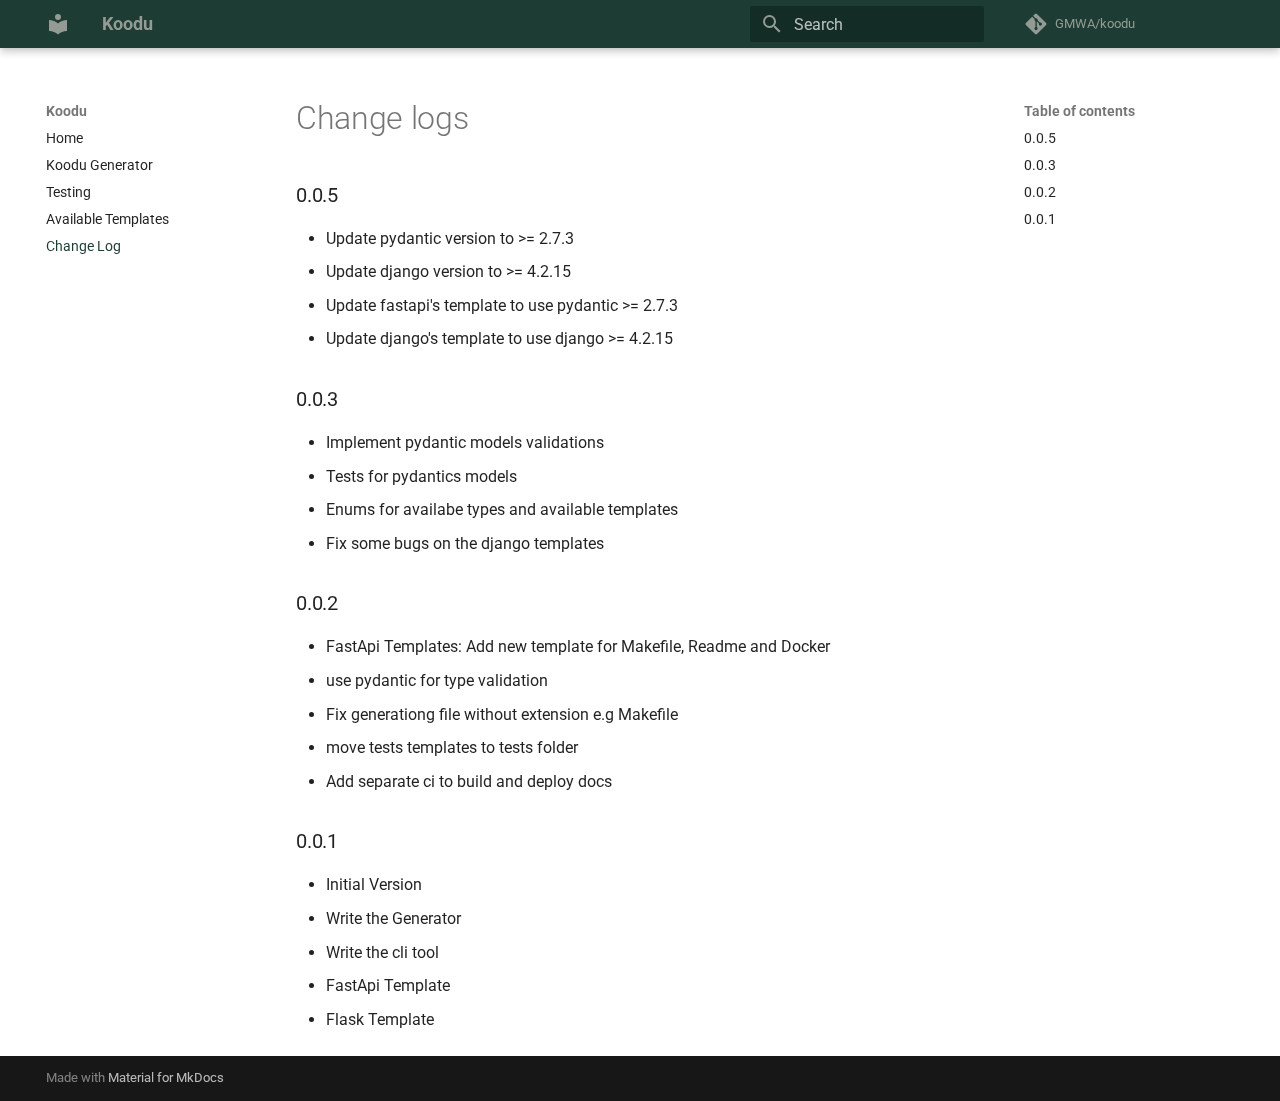
<file: CHANGELOG/index.html>
<!doctype html>
<html lang="en" class="no-js">
  <head>
    
      <meta charset="utf-8">
      <meta name="viewport" content="width=device-width,initial-scale=1">
      
      
      
        <link rel="canonical" href="https://gmwa.github.io/koodu/CHANGELOG/">
      
      
        <link rel="prev" href="../templates/">
      
      
      
      <link rel="icon" href="../assets/images/favicon.png">
      <meta name="generator" content="mkdocs-1.6.0, mkdocs-material-9.5.31">
    
    
      
        <title>Change Log - Koodu</title>
      
    
    
      <link rel="stylesheet" href="../assets/stylesheets/main.3cba04c6.min.css">
      
        
        <link rel="stylesheet" href="../assets/stylesheets/palette.06af60db.min.css">
      
      


    
    
      
    
    
      
        
        
        <link rel="preconnect" href="https://fonts.gstatic.com" crossorigin>
        <link rel="stylesheet" href="https://fonts.googleapis.com/css?family=Roboto:300,300i,400,400i,700,700i%7CRoboto+Mono:400,400i,700,700i&display=fallback">
        <style>:root{--md-text-font:"Roboto";--md-code-font:"Roboto Mono"}</style>
      
    
    
      <link rel="stylesheet" href="../assets/stylesheets/extra.css">
    
    <script>__md_scope=new URL("..",location),__md_hash=e=>[...e].reduce((e,_)=>(e<<5)-e+_.charCodeAt(0),0),__md_get=(e,_=localStorage,t=__md_scope)=>JSON.parse(_.getItem(t.pathname+"."+e)),__md_set=(e,_,t=localStorage,a=__md_scope)=>{try{t.setItem(a.pathname+"."+e,JSON.stringify(_))}catch(e){}}</script>
    
      

    
    
    
  </head>
  
  
    
    
    
    
    
    <body dir="ltr" data-md-color-scheme="default" data-md-color-primary="custom" data-md-color-accent="indigo">
  
    
    <input class="md-toggle" data-md-toggle="drawer" type="checkbox" id="__drawer" autocomplete="off">
    <input class="md-toggle" data-md-toggle="search" type="checkbox" id="__search" autocomplete="off">
    <label class="md-overlay" for="__drawer"></label>
    <div data-md-component="skip">
      
        
        <a href="#change-logs" class="md-skip">
          Skip to content
        </a>
      
    </div>
    <div data-md-component="announce">
      
    </div>
    
    
      

  

<header class="md-header md-header--shadow" data-md-component="header">
  <nav class="md-header__inner md-grid" aria-label="Header">
    <a href=".." title="Koodu" class="md-header__button md-logo" aria-label="Koodu" data-md-component="logo">
      
  
  <svg xmlns="http://www.w3.org/2000/svg" viewBox="0 0 24 24"><path d="M12 8a3 3 0 0 0 3-3 3 3 0 0 0-3-3 3 3 0 0 0-3 3 3 3 0 0 0 3 3m0 3.54C9.64 9.35 6.5 8 3 8v11c3.5 0 6.64 1.35 9 3.54 2.36-2.19 5.5-3.54 9-3.54V8c-3.5 0-6.64 1.35-9 3.54Z"/></svg>

    </a>
    <label class="md-header__button md-icon" for="__drawer">
      
      <svg xmlns="http://www.w3.org/2000/svg" viewBox="0 0 24 24"><path d="M3 6h18v2H3V6m0 5h18v2H3v-2m0 5h18v2H3v-2Z"/></svg>
    </label>
    <div class="md-header__title" data-md-component="header-title">
      <div class="md-header__ellipsis">
        <div class="md-header__topic">
          <span class="md-ellipsis">
            Koodu
          </span>
        </div>
        <div class="md-header__topic" data-md-component="header-topic">
          <span class="md-ellipsis">
            
              Change Log
            
          </span>
        </div>
      </div>
    </div>
    
      
    
    
    
    
      <label class="md-header__button md-icon" for="__search">
        
        <svg xmlns="http://www.w3.org/2000/svg" viewBox="0 0 24 24"><path d="M9.5 3A6.5 6.5 0 0 1 16 9.5c0 1.61-.59 3.09-1.56 4.23l.27.27h.79l5 5-1.5 1.5-5-5v-.79l-.27-.27A6.516 6.516 0 0 1 9.5 16 6.5 6.5 0 0 1 3 9.5 6.5 6.5 0 0 1 9.5 3m0 2C7 5 5 7 5 9.5S7 14 9.5 14 14 12 14 9.5 12 5 9.5 5Z"/></svg>
      </label>
      <div class="md-search" data-md-component="search" role="dialog">
  <label class="md-search__overlay" for="__search"></label>
  <div class="md-search__inner" role="search">
    <form class="md-search__form" name="search">
      <input type="text" class="md-search__input" name="query" aria-label="Search" placeholder="Search" autocapitalize="off" autocorrect="off" autocomplete="off" spellcheck="false" data-md-component="search-query" required>
      <label class="md-search__icon md-icon" for="__search">
        
        <svg xmlns="http://www.w3.org/2000/svg" viewBox="0 0 24 24"><path d="M9.5 3A6.5 6.5 0 0 1 16 9.5c0 1.61-.59 3.09-1.56 4.23l.27.27h.79l5 5-1.5 1.5-5-5v-.79l-.27-.27A6.516 6.516 0 0 1 9.5 16 6.5 6.5 0 0 1 3 9.5 6.5 6.5 0 0 1 9.5 3m0 2C7 5 5 7 5 9.5S7 14 9.5 14 14 12 14 9.5 12 5 9.5 5Z"/></svg>
        
        <svg xmlns="http://www.w3.org/2000/svg" viewBox="0 0 24 24"><path d="M20 11v2H8l5.5 5.5-1.42 1.42L4.16 12l7.92-7.92L13.5 5.5 8 11h12Z"/></svg>
      </label>
      <nav class="md-search__options" aria-label="Search">
        
        <button type="reset" class="md-search__icon md-icon" title="Clear" aria-label="Clear" tabindex="-1">
          
          <svg xmlns="http://www.w3.org/2000/svg" viewBox="0 0 24 24"><path d="M19 6.41 17.59 5 12 10.59 6.41 5 5 6.41 10.59 12 5 17.59 6.41 19 12 13.41 17.59 19 19 17.59 13.41 12 19 6.41Z"/></svg>
        </button>
      </nav>
      
    </form>
    <div class="md-search__output">
      <div class="md-search__scrollwrap" tabindex="0" data-md-scrollfix>
        <div class="md-search-result" data-md-component="search-result">
          <div class="md-search-result__meta">
            Initializing search
          </div>
          <ol class="md-search-result__list" role="presentation"></ol>
        </div>
      </div>
    </div>
  </div>
</div>
    
    
      <div class="md-header__source">
        <a href="https://github.com/GMWA/koodu" title="Go to repository" class="md-source" data-md-component="source">
  <div class="md-source__icon md-icon">
    
    <svg xmlns="http://www.w3.org/2000/svg" viewBox="0 0 448 512"><!--! Font Awesome Free 6.6.0 by @fontawesome - https://fontawesome.com License - https://fontawesome.com/license/free (Icons: CC BY 4.0, Fonts: SIL OFL 1.1, Code: MIT License) Copyright 2024 Fonticons, Inc.--><path d="M439.55 236.05 244 40.45a28.87 28.87 0 0 0-40.81 0l-40.66 40.63 51.52 51.52c27.06-9.14 52.68 16.77 43.39 43.68l49.66 49.66c34.23-11.8 61.18 31 35.47 56.69-26.49 26.49-70.21-2.87-56-37.34L240.22 199v121.85c25.3 12.54 22.26 41.85 9.08 55a34.34 34.34 0 0 1-48.55 0c-17.57-17.6-11.07-46.91 11.25-56v-123c-20.8-8.51-24.6-30.74-18.64-45L142.57 101 8.45 235.14a28.86 28.86 0 0 0 0 40.81l195.61 195.6a28.86 28.86 0 0 0 40.8 0l194.69-194.69a28.86 28.86 0 0 0 0-40.81z"/></svg>
  </div>
  <div class="md-source__repository">
    GMWA/koodu
  </div>
</a>
      </div>
    
  </nav>
  
</header>
    
    <div class="md-container" data-md-component="container">
      
      
        
          
        
      
      <main class="md-main" data-md-component="main">
        <div class="md-main__inner md-grid">
          
            
              
              <div class="md-sidebar md-sidebar--primary" data-md-component="sidebar" data-md-type="navigation" >
                <div class="md-sidebar__scrollwrap">
                  <div class="md-sidebar__inner">
                    



<nav class="md-nav md-nav--primary" aria-label="Navigation" data-md-level="0">
  <label class="md-nav__title" for="__drawer">
    <a href=".." title="Koodu" class="md-nav__button md-logo" aria-label="Koodu" data-md-component="logo">
      
  
  <svg xmlns="http://www.w3.org/2000/svg" viewBox="0 0 24 24"><path d="M12 8a3 3 0 0 0 3-3 3 3 0 0 0-3-3 3 3 0 0 0-3 3 3 3 0 0 0 3 3m0 3.54C9.64 9.35 6.5 8 3 8v11c3.5 0 6.64 1.35 9 3.54 2.36-2.19 5.5-3.54 9-3.54V8c-3.5 0-6.64 1.35-9 3.54Z"/></svg>

    </a>
    Koodu
  </label>
  
    <div class="md-nav__source">
      <a href="https://github.com/GMWA/koodu" title="Go to repository" class="md-source" data-md-component="source">
  <div class="md-source__icon md-icon">
    
    <svg xmlns="http://www.w3.org/2000/svg" viewBox="0 0 448 512"><!--! Font Awesome Free 6.6.0 by @fontawesome - https://fontawesome.com License - https://fontawesome.com/license/free (Icons: CC BY 4.0, Fonts: SIL OFL 1.1, Code: MIT License) Copyright 2024 Fonticons, Inc.--><path d="M439.55 236.05 244 40.45a28.87 28.87 0 0 0-40.81 0l-40.66 40.63 51.52 51.52c27.06-9.14 52.68 16.77 43.39 43.68l49.66 49.66c34.23-11.8 61.18 31 35.47 56.69-26.49 26.49-70.21-2.87-56-37.34L240.22 199v121.85c25.3 12.54 22.26 41.85 9.08 55a34.34 34.34 0 0 1-48.55 0c-17.57-17.6-11.07-46.91 11.25-56v-123c-20.8-8.51-24.6-30.74-18.64-45L142.57 101 8.45 235.14a28.86 28.86 0 0 0 0 40.81l195.61 195.6a28.86 28.86 0 0 0 40.8 0l194.69-194.69a28.86 28.86 0 0 0 0-40.81z"/></svg>
  </div>
  <div class="md-source__repository">
    GMWA/koodu
  </div>
</a>
    </div>
  
  <ul class="md-nav__list" data-md-scrollfix>
    
      
      
  
  
  
  
    <li class="md-nav__item">
      <a href=".." class="md-nav__link">
        
  
  <span class="md-ellipsis">
    Home
  </span>
  

      </a>
    </li>
  

    
      
      
  
  
  
  
    <li class="md-nav__item">
      <a href="../generator/" class="md-nav__link">
        
  
  <span class="md-ellipsis">
    Koodu Generator
  </span>
  

      </a>
    </li>
  

    
      
      
  
  
  
  
    <li class="md-nav__item">
      <a href="../testing/" class="md-nav__link">
        
  
  <span class="md-ellipsis">
    Testing
  </span>
  

      </a>
    </li>
  

    
      
      
  
  
  
  
    <li class="md-nav__item">
      <a href="../templates/" class="md-nav__link">
        
  
  <span class="md-ellipsis">
    Available Templates
  </span>
  

      </a>
    </li>
  

    
      
      
  
  
    
  
  
  
    <li class="md-nav__item md-nav__item--active">
      
      <input class="md-nav__toggle md-toggle" type="checkbox" id="__toc">
      
      
        
      
      
        <label class="md-nav__link md-nav__link--active" for="__toc">
          
  
  <span class="md-ellipsis">
    Change Log
  </span>
  

          <span class="md-nav__icon md-icon"></span>
        </label>
      
      <a href="./" class="md-nav__link md-nav__link--active">
        
  
  <span class="md-ellipsis">
    Change Log
  </span>
  

      </a>
      
        

<nav class="md-nav md-nav--secondary" aria-label="Table of contents">
  
  
  
    
  
  
    <label class="md-nav__title" for="__toc">
      <span class="md-nav__icon md-icon"></span>
      Table of contents
    </label>
    <ul class="md-nav__list" data-md-component="toc" data-md-scrollfix>
      
        <li class="md-nav__item">
  <a href="#005" class="md-nav__link">
    <span class="md-ellipsis">
      0.0.5
    </span>
  </a>
  
</li>
      
        <li class="md-nav__item">
  <a href="#003" class="md-nav__link">
    <span class="md-ellipsis">
      0.0.3
    </span>
  </a>
  
</li>
      
        <li class="md-nav__item">
  <a href="#002" class="md-nav__link">
    <span class="md-ellipsis">
      0.0.2
    </span>
  </a>
  
</li>
      
        <li class="md-nav__item">
  <a href="#001" class="md-nav__link">
    <span class="md-ellipsis">
      0.0.1
    </span>
  </a>
  
</li>
      
    </ul>
  
</nav>
      
    </li>
  

    
  </ul>
</nav>
                  </div>
                </div>
              </div>
            
            
              
              <div class="md-sidebar md-sidebar--secondary" data-md-component="sidebar" data-md-type="toc" >
                <div class="md-sidebar__scrollwrap">
                  <div class="md-sidebar__inner">
                    

<nav class="md-nav md-nav--secondary" aria-label="Table of contents">
  
  
  
    
  
  
    <label class="md-nav__title" for="__toc">
      <span class="md-nav__icon md-icon"></span>
      Table of contents
    </label>
    <ul class="md-nav__list" data-md-component="toc" data-md-scrollfix>
      
        <li class="md-nav__item">
  <a href="#005" class="md-nav__link">
    <span class="md-ellipsis">
      0.0.5
    </span>
  </a>
  
</li>
      
        <li class="md-nav__item">
  <a href="#003" class="md-nav__link">
    <span class="md-ellipsis">
      0.0.3
    </span>
  </a>
  
</li>
      
        <li class="md-nav__item">
  <a href="#002" class="md-nav__link">
    <span class="md-ellipsis">
      0.0.2
    </span>
  </a>
  
</li>
      
        <li class="md-nav__item">
  <a href="#001" class="md-nav__link">
    <span class="md-ellipsis">
      0.0.1
    </span>
  </a>
  
</li>
      
    </ul>
  
</nav>
                  </div>
                </div>
              </div>
            
          
          
            <div class="md-content" data-md-component="content">
              <article class="md-content__inner md-typeset">
                
                  

  
  


<h1 id="change-logs">Change logs</h1>
<h3 id="005">0.0.5</h3>
<ul>
<li>Update pydantic version to &gt;= 2.7.3</li>
<li>Update django version to &gt;= 4.2.15</li>
<li>Update fastapi's template to use pydantic &gt;= 2.7.3</li>
<li>Update django's template to use django &gt;= 4.2.15</li>
</ul>
<h3 id="003">0.0.3</h3>
<ul>
<li>Implement pydantic models validations</li>
<li>Tests for pydantics models</li>
<li>Enums for availabe types and available templates</li>
<li>Fix some bugs on the django templates</li>
</ul>
<h3 id="002">0.0.2</h3>
<ul>
<li>FastApi Templates: Add new template for Makefile, Readme and Docker</li>
<li>use pydantic for type validation</li>
<li>Fix generationg file without extension e.g Makefile</li>
<li>move tests templates to tests folder</li>
<li>Add separate ci to build and deploy docs</li>
</ul>
<h3 id="001">0.0.1</h3>
<ul>
<li>Initial Version</li>
<li>Write the Generator</li>
<li>Write the cli tool</li>
<li>FastApi Template</li>
<li>Flask Template</li>
</ul>












                
              </article>
            </div>
          
          
<script>var target=document.getElementById(location.hash.slice(1));target&&target.name&&(target.checked=target.name.startsWith("__tabbed_"))</script>
        </div>
        
      </main>
      
        <footer class="md-footer">
  
  <div class="md-footer-meta md-typeset">
    <div class="md-footer-meta__inner md-grid">
      <div class="md-copyright">
  
  
    Made with
    <a href="https://squidfunk.github.io/mkdocs-material/" target="_blank" rel="noopener">
      Material for MkDocs
    </a>
  
</div>
      
    </div>
  </div>
</footer>
      
    </div>
    <div class="md-dialog" data-md-component="dialog">
      <div class="md-dialog__inner md-typeset"></div>
    </div>
    
    
    <script id="__config" type="application/json">{"base": "..", "features": [], "search": "../assets/javascripts/workers/search.b8dbb3d2.min.js", "translations": {"clipboard.copied": "Copied to clipboard", "clipboard.copy": "Copy to clipboard", "search.result.more.one": "1 more on this page", "search.result.more.other": "# more on this page", "search.result.none": "No matching documents", "search.result.one": "1 matching document", "search.result.other": "# matching documents", "search.result.placeholder": "Type to start searching", "search.result.term.missing": "Missing", "select.version": "Select version"}}</script>
    
    
      <script src="../assets/javascripts/bundle.fe8b6f2b.min.js"></script>
      
    
  </body>
</html>
</file>
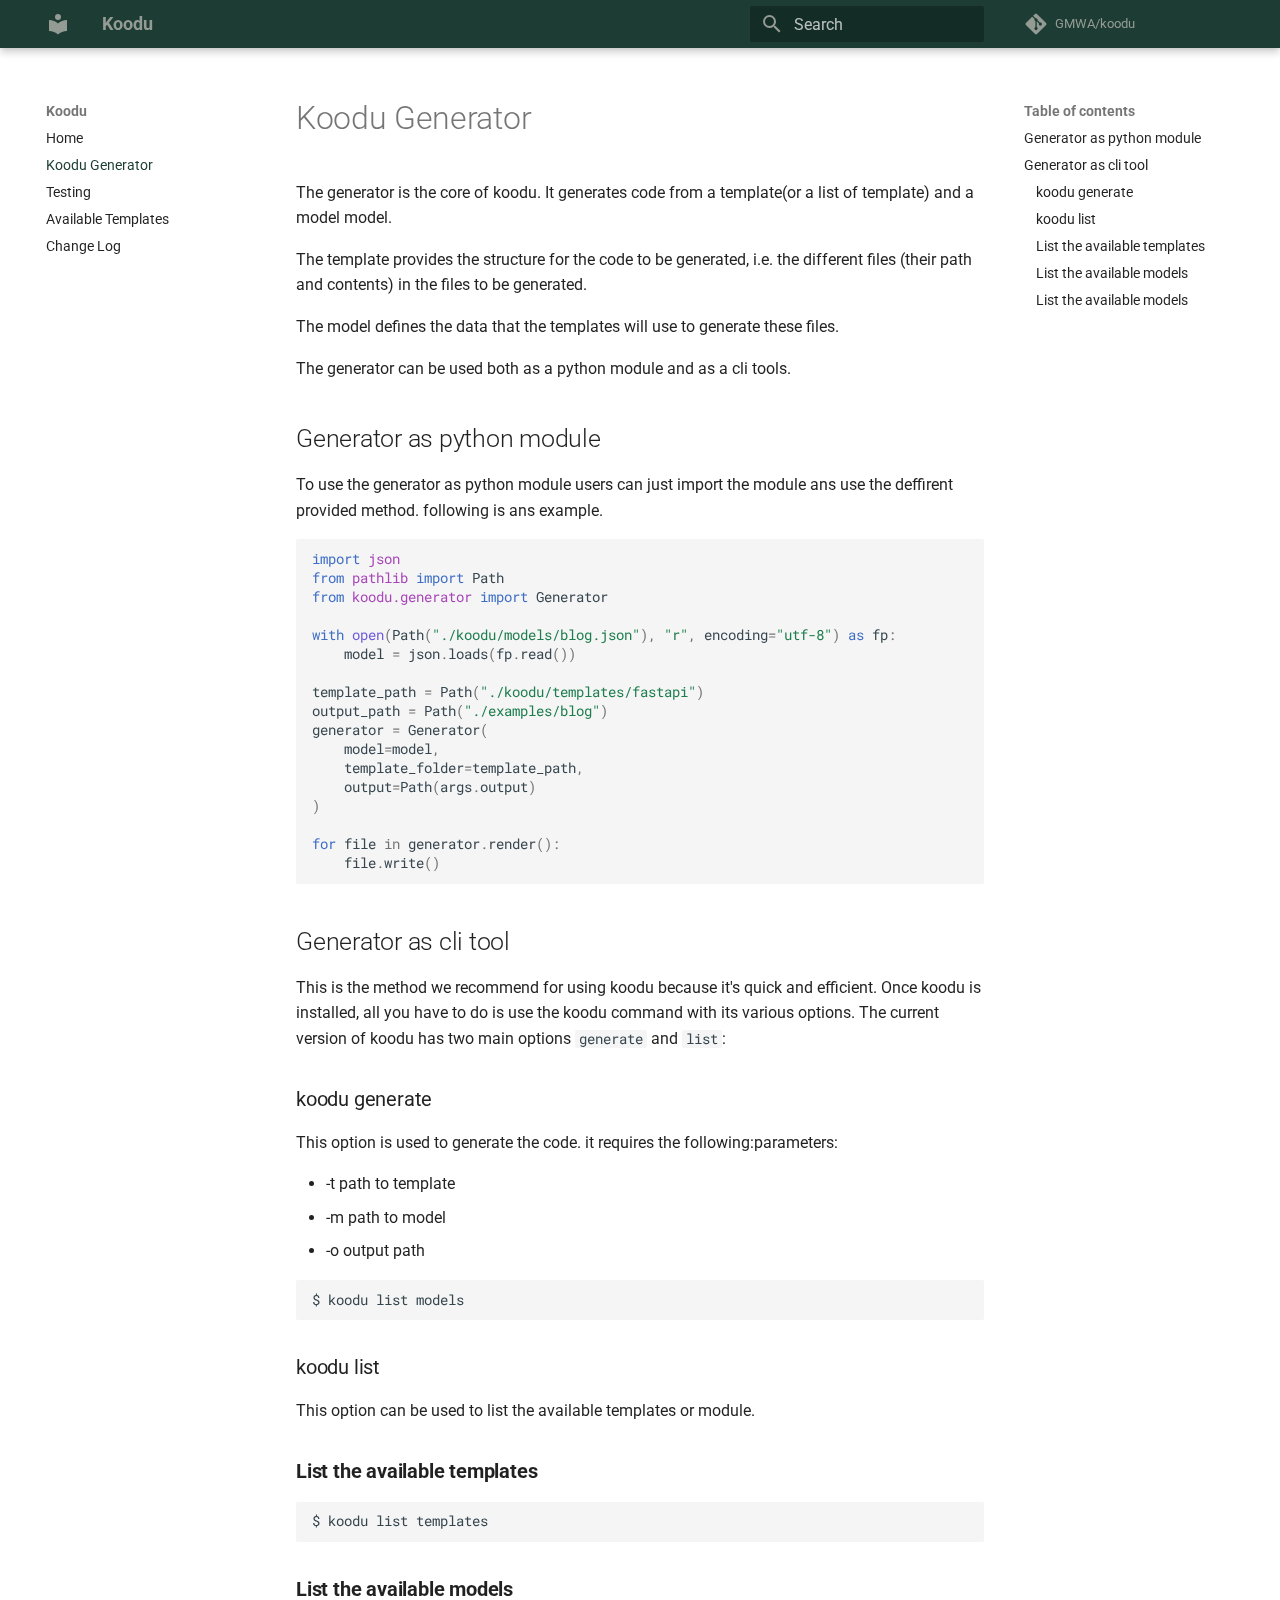
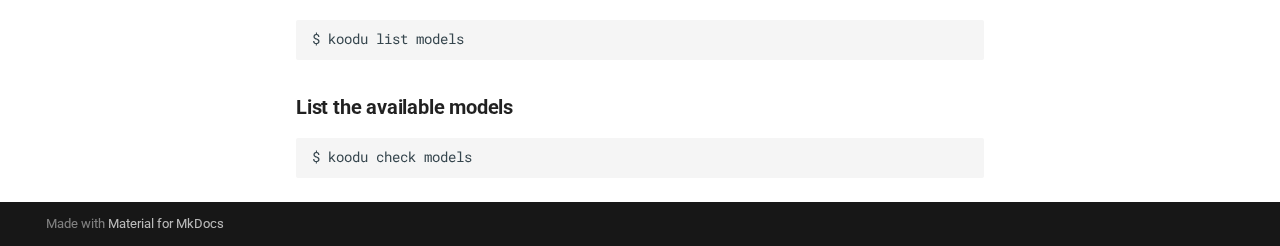
<file: generator/index.html>
<!doctype html>
<html lang="en" class="no-js">
  <head>
    
      <meta charset="utf-8">
      <meta name="viewport" content="width=device-width,initial-scale=1">
      
      
      
        <link rel="canonical" href="https://gmwa.github.io/koodu/generator/">
      
      
        <link rel="prev" href="..">
      
      
        <link rel="next" href="../testing/">
      
      
      <link rel="icon" href="../assets/images/favicon.png">
      <meta name="generator" content="mkdocs-1.6.0, mkdocs-material-9.5.31">
    
    
      
        <title>Koodu Generator - Koodu</title>
      
    
    
      <link rel="stylesheet" href="../assets/stylesheets/main.3cba04c6.min.css">
      
        
        <link rel="stylesheet" href="../assets/stylesheets/palette.06af60db.min.css">
      
      


    
    
      
    
    
      
        
        
        <link rel="preconnect" href="https://fonts.gstatic.com" crossorigin>
        <link rel="stylesheet" href="https://fonts.googleapis.com/css?family=Roboto:300,300i,400,400i,700,700i%7CRoboto+Mono:400,400i,700,700i&display=fallback">
        <style>:root{--md-text-font:"Roboto";--md-code-font:"Roboto Mono"}</style>
      
    
    
      <link rel="stylesheet" href="../assets/stylesheets/extra.css">
    
    <script>__md_scope=new URL("..",location),__md_hash=e=>[...e].reduce((e,_)=>(e<<5)-e+_.charCodeAt(0),0),__md_get=(e,_=localStorage,t=__md_scope)=>JSON.parse(_.getItem(t.pathname+"."+e)),__md_set=(e,_,t=localStorage,a=__md_scope)=>{try{t.setItem(a.pathname+"."+e,JSON.stringify(_))}catch(e){}}</script>
    
      

    
    
    
  </head>
  
  
    
    
    
    
    
    <body dir="ltr" data-md-color-scheme="default" data-md-color-primary="custom" data-md-color-accent="indigo">
  
    
    <input class="md-toggle" data-md-toggle="drawer" type="checkbox" id="__drawer" autocomplete="off">
    <input class="md-toggle" data-md-toggle="search" type="checkbox" id="__search" autocomplete="off">
    <label class="md-overlay" for="__drawer"></label>
    <div data-md-component="skip">
      
        
        <a href="#koodu-generator" class="md-skip">
          Skip to content
        </a>
      
    </div>
    <div data-md-component="announce">
      
    </div>
    
    
      

  

<header class="md-header md-header--shadow" data-md-component="header">
  <nav class="md-header__inner md-grid" aria-label="Header">
    <a href=".." title="Koodu" class="md-header__button md-logo" aria-label="Koodu" data-md-component="logo">
      
  
  <svg xmlns="http://www.w3.org/2000/svg" viewBox="0 0 24 24"><path d="M12 8a3 3 0 0 0 3-3 3 3 0 0 0-3-3 3 3 0 0 0-3 3 3 3 0 0 0 3 3m0 3.54C9.64 9.35 6.5 8 3 8v11c3.5 0 6.64 1.35 9 3.54 2.36-2.19 5.5-3.54 9-3.54V8c-3.5 0-6.64 1.35-9 3.54Z"/></svg>

    </a>
    <label class="md-header__button md-icon" for="__drawer">
      
      <svg xmlns="http://www.w3.org/2000/svg" viewBox="0 0 24 24"><path d="M3 6h18v2H3V6m0 5h18v2H3v-2m0 5h18v2H3v-2Z"/></svg>
    </label>
    <div class="md-header__title" data-md-component="header-title">
      <div class="md-header__ellipsis">
        <div class="md-header__topic">
          <span class="md-ellipsis">
            Koodu
          </span>
        </div>
        <div class="md-header__topic" data-md-component="header-topic">
          <span class="md-ellipsis">
            
              Koodu Generator
            
          </span>
        </div>
      </div>
    </div>
    
      
    
    
    
    
      <label class="md-header__button md-icon" for="__search">
        
        <svg xmlns="http://www.w3.org/2000/svg" viewBox="0 0 24 24"><path d="M9.5 3A6.5 6.5 0 0 1 16 9.5c0 1.61-.59 3.09-1.56 4.23l.27.27h.79l5 5-1.5 1.5-5-5v-.79l-.27-.27A6.516 6.516 0 0 1 9.5 16 6.5 6.5 0 0 1 3 9.5 6.5 6.5 0 0 1 9.5 3m0 2C7 5 5 7 5 9.5S7 14 9.5 14 14 12 14 9.5 12 5 9.5 5Z"/></svg>
      </label>
      <div class="md-search" data-md-component="search" role="dialog">
  <label class="md-search__overlay" for="__search"></label>
  <div class="md-search__inner" role="search">
    <form class="md-search__form" name="search">
      <input type="text" class="md-search__input" name="query" aria-label="Search" placeholder="Search" autocapitalize="off" autocorrect="off" autocomplete="off" spellcheck="false" data-md-component="search-query" required>
      <label class="md-search__icon md-icon" for="__search">
        
        <svg xmlns="http://www.w3.org/2000/svg" viewBox="0 0 24 24"><path d="M9.5 3A6.5 6.5 0 0 1 16 9.5c0 1.61-.59 3.09-1.56 4.23l.27.27h.79l5 5-1.5 1.5-5-5v-.79l-.27-.27A6.516 6.516 0 0 1 9.5 16 6.5 6.5 0 0 1 3 9.5 6.5 6.5 0 0 1 9.5 3m0 2C7 5 5 7 5 9.5S7 14 9.5 14 14 12 14 9.5 12 5 9.5 5Z"/></svg>
        
        <svg xmlns="http://www.w3.org/2000/svg" viewBox="0 0 24 24"><path d="M20 11v2H8l5.5 5.5-1.42 1.42L4.16 12l7.92-7.92L13.5 5.5 8 11h12Z"/></svg>
      </label>
      <nav class="md-search__options" aria-label="Search">
        
        <button type="reset" class="md-search__icon md-icon" title="Clear" aria-label="Clear" tabindex="-1">
          
          <svg xmlns="http://www.w3.org/2000/svg" viewBox="0 0 24 24"><path d="M19 6.41 17.59 5 12 10.59 6.41 5 5 6.41 10.59 12 5 17.59 6.41 19 12 13.41 17.59 19 19 17.59 13.41 12 19 6.41Z"/></svg>
        </button>
      </nav>
      
    </form>
    <div class="md-search__output">
      <div class="md-search__scrollwrap" tabindex="0" data-md-scrollfix>
        <div class="md-search-result" data-md-component="search-result">
          <div class="md-search-result__meta">
            Initializing search
          </div>
          <ol class="md-search-result__list" role="presentation"></ol>
        </div>
      </div>
    </div>
  </div>
</div>
    
    
      <div class="md-header__source">
        <a href="https://github.com/GMWA/koodu" title="Go to repository" class="md-source" data-md-component="source">
  <div class="md-source__icon md-icon">
    
    <svg xmlns="http://www.w3.org/2000/svg" viewBox="0 0 448 512"><!--! Font Awesome Free 6.6.0 by @fontawesome - https://fontawesome.com License - https://fontawesome.com/license/free (Icons: CC BY 4.0, Fonts: SIL OFL 1.1, Code: MIT License) Copyright 2024 Fonticons, Inc.--><path d="M439.55 236.05 244 40.45a28.87 28.87 0 0 0-40.81 0l-40.66 40.63 51.52 51.52c27.06-9.14 52.68 16.77 43.39 43.68l49.66 49.66c34.23-11.8 61.18 31 35.47 56.69-26.49 26.49-70.21-2.87-56-37.34L240.22 199v121.85c25.3 12.54 22.26 41.85 9.08 55a34.34 34.34 0 0 1-48.55 0c-17.57-17.6-11.07-46.91 11.25-56v-123c-20.8-8.51-24.6-30.74-18.64-45L142.57 101 8.45 235.14a28.86 28.86 0 0 0 0 40.81l195.61 195.6a28.86 28.86 0 0 0 40.8 0l194.69-194.69a28.86 28.86 0 0 0 0-40.81z"/></svg>
  </div>
  <div class="md-source__repository">
    GMWA/koodu
  </div>
</a>
      </div>
    
  </nav>
  
</header>
    
    <div class="md-container" data-md-component="container">
      
      
        
          
        
      
      <main class="md-main" data-md-component="main">
        <div class="md-main__inner md-grid">
          
            
              
              <div class="md-sidebar md-sidebar--primary" data-md-component="sidebar" data-md-type="navigation" >
                <div class="md-sidebar__scrollwrap">
                  <div class="md-sidebar__inner">
                    



<nav class="md-nav md-nav--primary" aria-label="Navigation" data-md-level="0">
  <label class="md-nav__title" for="__drawer">
    <a href=".." title="Koodu" class="md-nav__button md-logo" aria-label="Koodu" data-md-component="logo">
      
  
  <svg xmlns="http://www.w3.org/2000/svg" viewBox="0 0 24 24"><path d="M12 8a3 3 0 0 0 3-3 3 3 0 0 0-3-3 3 3 0 0 0-3 3 3 3 0 0 0 3 3m0 3.54C9.64 9.35 6.5 8 3 8v11c3.5 0 6.64 1.35 9 3.54 2.36-2.19 5.5-3.54 9-3.54V8c-3.5 0-6.64 1.35-9 3.54Z"/></svg>

    </a>
    Koodu
  </label>
  
    <div class="md-nav__source">
      <a href="https://github.com/GMWA/koodu" title="Go to repository" class="md-source" data-md-component="source">
  <div class="md-source__icon md-icon">
    
    <svg xmlns="http://www.w3.org/2000/svg" viewBox="0 0 448 512"><!--! Font Awesome Free 6.6.0 by @fontawesome - https://fontawesome.com License - https://fontawesome.com/license/free (Icons: CC BY 4.0, Fonts: SIL OFL 1.1, Code: MIT License) Copyright 2024 Fonticons, Inc.--><path d="M439.55 236.05 244 40.45a28.87 28.87 0 0 0-40.81 0l-40.66 40.63 51.52 51.52c27.06-9.14 52.68 16.77 43.39 43.68l49.66 49.66c34.23-11.8 61.18 31 35.47 56.69-26.49 26.49-70.21-2.87-56-37.34L240.22 199v121.85c25.3 12.54 22.26 41.85 9.08 55a34.34 34.34 0 0 1-48.55 0c-17.57-17.6-11.07-46.91 11.25-56v-123c-20.8-8.51-24.6-30.74-18.64-45L142.57 101 8.45 235.14a28.86 28.86 0 0 0 0 40.81l195.61 195.6a28.86 28.86 0 0 0 40.8 0l194.69-194.69a28.86 28.86 0 0 0 0-40.81z"/></svg>
  </div>
  <div class="md-source__repository">
    GMWA/koodu
  </div>
</a>
    </div>
  
  <ul class="md-nav__list" data-md-scrollfix>
    
      
      
  
  
  
  
    <li class="md-nav__item">
      <a href=".." class="md-nav__link">
        
  
  <span class="md-ellipsis">
    Home
  </span>
  

      </a>
    </li>
  

    
      
      
  
  
    
  
  
  
    <li class="md-nav__item md-nav__item--active">
      
      <input class="md-nav__toggle md-toggle" type="checkbox" id="__toc">
      
      
        
      
      
        <label class="md-nav__link md-nav__link--active" for="__toc">
          
  
  <span class="md-ellipsis">
    Koodu Generator
  </span>
  

          <span class="md-nav__icon md-icon"></span>
        </label>
      
      <a href="./" class="md-nav__link md-nav__link--active">
        
  
  <span class="md-ellipsis">
    Koodu Generator
  </span>
  

      </a>
      
        

<nav class="md-nav md-nav--secondary" aria-label="Table of contents">
  
  
  
    
  
  
    <label class="md-nav__title" for="__toc">
      <span class="md-nav__icon md-icon"></span>
      Table of contents
    </label>
    <ul class="md-nav__list" data-md-component="toc" data-md-scrollfix>
      
        <li class="md-nav__item">
  <a href="#generator-as-python-module" class="md-nav__link">
    <span class="md-ellipsis">
      Generator as python module
    </span>
  </a>
  
</li>
      
        <li class="md-nav__item">
  <a href="#generator-as-cli-tool" class="md-nav__link">
    <span class="md-ellipsis">
      Generator as cli tool
    </span>
  </a>
  
    <nav class="md-nav" aria-label="Generator as cli tool">
      <ul class="md-nav__list">
        
          <li class="md-nav__item">
  <a href="#koodu-generate" class="md-nav__link">
    <span class="md-ellipsis">
      koodu generate
    </span>
  </a>
  
</li>
        
          <li class="md-nav__item">
  <a href="#koodu-list" class="md-nav__link">
    <span class="md-ellipsis">
      koodu list
    </span>
  </a>
  
</li>
        
          <li class="md-nav__item">
  <a href="#list-the-available-templates" class="md-nav__link">
    <span class="md-ellipsis">
      List the available templates
    </span>
  </a>
  
</li>
        
          <li class="md-nav__item">
  <a href="#list-the-available-models" class="md-nav__link">
    <span class="md-ellipsis">
      List the available models
    </span>
  </a>
  
</li>
        
          <li class="md-nav__item">
  <a href="#list-the-available-models_1" class="md-nav__link">
    <span class="md-ellipsis">
      List the available models
    </span>
  </a>
  
</li>
        
      </ul>
    </nav>
  
</li>
      
    </ul>
  
</nav>
      
    </li>
  

    
      
      
  
  
  
  
    <li class="md-nav__item">
      <a href="../testing/" class="md-nav__link">
        
  
  <span class="md-ellipsis">
    Testing
  </span>
  

      </a>
    </li>
  

    
      
      
  
  
  
  
    <li class="md-nav__item">
      <a href="../templates/" class="md-nav__link">
        
  
  <span class="md-ellipsis">
    Available Templates
  </span>
  

      </a>
    </li>
  

    
      
      
  
  
  
  
    <li class="md-nav__item">
      <a href="../CHANGELOG/" class="md-nav__link">
        
  
  <span class="md-ellipsis">
    Change Log
  </span>
  

      </a>
    </li>
  

    
  </ul>
</nav>
                  </div>
                </div>
              </div>
            
            
              
              <div class="md-sidebar md-sidebar--secondary" data-md-component="sidebar" data-md-type="toc" >
                <div class="md-sidebar__scrollwrap">
                  <div class="md-sidebar__inner">
                    

<nav class="md-nav md-nav--secondary" aria-label="Table of contents">
  
  
  
    
  
  
    <label class="md-nav__title" for="__toc">
      <span class="md-nav__icon md-icon"></span>
      Table of contents
    </label>
    <ul class="md-nav__list" data-md-component="toc" data-md-scrollfix>
      
        <li class="md-nav__item">
  <a href="#generator-as-python-module" class="md-nav__link">
    <span class="md-ellipsis">
      Generator as python module
    </span>
  </a>
  
</li>
      
        <li class="md-nav__item">
  <a href="#generator-as-cli-tool" class="md-nav__link">
    <span class="md-ellipsis">
      Generator as cli tool
    </span>
  </a>
  
    <nav class="md-nav" aria-label="Generator as cli tool">
      <ul class="md-nav__list">
        
          <li class="md-nav__item">
  <a href="#koodu-generate" class="md-nav__link">
    <span class="md-ellipsis">
      koodu generate
    </span>
  </a>
  
</li>
        
          <li class="md-nav__item">
  <a href="#koodu-list" class="md-nav__link">
    <span class="md-ellipsis">
      koodu list
    </span>
  </a>
  
</li>
        
          <li class="md-nav__item">
  <a href="#list-the-available-templates" class="md-nav__link">
    <span class="md-ellipsis">
      List the available templates
    </span>
  </a>
  
</li>
        
          <li class="md-nav__item">
  <a href="#list-the-available-models" class="md-nav__link">
    <span class="md-ellipsis">
      List the available models
    </span>
  </a>
  
</li>
        
          <li class="md-nav__item">
  <a href="#list-the-available-models_1" class="md-nav__link">
    <span class="md-ellipsis">
      List the available models
    </span>
  </a>
  
</li>
        
      </ul>
    </nav>
  
</li>
      
    </ul>
  
</nav>
                  </div>
                </div>
              </div>
            
          
          
            <div class="md-content" data-md-component="content">
              <article class="md-content__inner md-typeset">
                
                  

  
  


<h1 id="koodu-generator">Koodu Generator</h1>
<p>The generator is the core of koodu. It generates code from a template(or a list of template) and a model model.</p>
<p>The template provides the structure for the code to be generated, i.e. the different files (their path and contents) in the files to be generated.</p>
<p>The model defines the data that the templates will use to generate these files.</p>
<p>The generator can be used both as a python module and as a cli tools.</p>
<h2 id="generator-as-python-module">Generator as python module</h2>
<p>To use the generator as python module users can just import the module ans use the deffirent provided method. following is ans example.</p>
<div class="language-python highlight"><pre><span></span><code><span id="__span-0-1"><a id="__codelineno-0-1" name="__codelineno-0-1" href="#__codelineno-0-1"></a><span class="kn">import</span> <span class="nn">json</span>
</span><span id="__span-0-2"><a id="__codelineno-0-2" name="__codelineno-0-2" href="#__codelineno-0-2"></a><span class="kn">from</span> <span class="nn">pathlib</span> <span class="kn">import</span> <span class="n">Path</span>
</span><span id="__span-0-3"><a id="__codelineno-0-3" name="__codelineno-0-3" href="#__codelineno-0-3"></a><span class="kn">from</span> <span class="nn">koodu.generator</span> <span class="kn">import</span> <span class="n">Generator</span>
</span><span id="__span-0-4"><a id="__codelineno-0-4" name="__codelineno-0-4" href="#__codelineno-0-4"></a>
</span><span id="__span-0-5"><a id="__codelineno-0-5" name="__codelineno-0-5" href="#__codelineno-0-5"></a><span class="k">with</span> <span class="nb">open</span><span class="p">(</span><span class="n">Path</span><span class="p">(</span><span class="s2">&quot;./koodu/models/blog.json&quot;</span><span class="p">),</span> <span class="s2">&quot;r&quot;</span><span class="p">,</span> <span class="n">encoding</span><span class="o">=</span><span class="s2">&quot;utf-8&quot;</span><span class="p">)</span> <span class="k">as</span> <span class="n">fp</span><span class="p">:</span>
</span><span id="__span-0-6"><a id="__codelineno-0-6" name="__codelineno-0-6" href="#__codelineno-0-6"></a>    <span class="n">model</span> <span class="o">=</span> <span class="n">json</span><span class="o">.</span><span class="n">loads</span><span class="p">(</span><span class="n">fp</span><span class="o">.</span><span class="n">read</span><span class="p">())</span>
</span><span id="__span-0-7"><a id="__codelineno-0-7" name="__codelineno-0-7" href="#__codelineno-0-7"></a>
</span><span id="__span-0-8"><a id="__codelineno-0-8" name="__codelineno-0-8" href="#__codelineno-0-8"></a><span class="n">template_path</span> <span class="o">=</span> <span class="n">Path</span><span class="p">(</span><span class="s2">&quot;./koodu/templates/fastapi&quot;</span><span class="p">)</span>
</span><span id="__span-0-9"><a id="__codelineno-0-9" name="__codelineno-0-9" href="#__codelineno-0-9"></a><span class="n">output_path</span> <span class="o">=</span> <span class="n">Path</span><span class="p">(</span><span class="s2">&quot;./examples/blog&quot;</span><span class="p">)</span>
</span><span id="__span-0-10"><a id="__codelineno-0-10" name="__codelineno-0-10" href="#__codelineno-0-10"></a><span class="n">generator</span> <span class="o">=</span> <span class="n">Generator</span><span class="p">(</span>
</span><span id="__span-0-11"><a id="__codelineno-0-11" name="__codelineno-0-11" href="#__codelineno-0-11"></a>    <span class="n">model</span><span class="o">=</span><span class="n">model</span><span class="p">,</span>
</span><span id="__span-0-12"><a id="__codelineno-0-12" name="__codelineno-0-12" href="#__codelineno-0-12"></a>    <span class="n">template_folder</span><span class="o">=</span><span class="n">template_path</span><span class="p">,</span>
</span><span id="__span-0-13"><a id="__codelineno-0-13" name="__codelineno-0-13" href="#__codelineno-0-13"></a>    <span class="n">output</span><span class="o">=</span><span class="n">Path</span><span class="p">(</span><span class="n">args</span><span class="o">.</span><span class="n">output</span><span class="p">)</span>
</span><span id="__span-0-14"><a id="__codelineno-0-14" name="__codelineno-0-14" href="#__codelineno-0-14"></a><span class="p">)</span>
</span><span id="__span-0-15"><a id="__codelineno-0-15" name="__codelineno-0-15" href="#__codelineno-0-15"></a>
</span><span id="__span-0-16"><a id="__codelineno-0-16" name="__codelineno-0-16" href="#__codelineno-0-16"></a><span class="k">for</span> <span class="n">file</span> <span class="ow">in</span> <span class="n">generator</span><span class="o">.</span><span class="n">render</span><span class="p">():</span>
</span><span id="__span-0-17"><a id="__codelineno-0-17" name="__codelineno-0-17" href="#__codelineno-0-17"></a>    <span class="n">file</span><span class="o">.</span><span class="n">write</span><span class="p">()</span>
</span></code></pre></div>
<h2 id="generator-as-cli-tool">Generator as cli tool</h2>
<p>This is the method we recommend for using koodu because it's quick and efficient. Once koodu is installed, all you have to do is use the koodu command with its various options. The current version of koodu has two main options <code>generate</code> and <code>list</code>:</p>
<h3 id="koodu-generate">koodu generate</h3>
<p>This option is used to generate the code. it requires the following:parameters:</p>
<ul>
<li>-t path to template</li>
<li>-m path to model</li>
<li>-o output path</li>
</ul>
<div class="language-sh highlight"><pre><span></span><code><span id="__span-1-1"><a id="__codelineno-1-1" name="__codelineno-1-1" href="#__codelineno-1-1"></a>$<span class="w"> </span>koodu<span class="w"> </span>list<span class="w"> </span>models
</span></code></pre></div>
<h3 id="koodu-list">koodu list</h3>
<p>This option can be used to list the available templates or module.</p>
<h3 id="list-the-available-templates"><strong>List the available templates</strong></h3>
<div class="language-sh highlight"><pre><span></span><code><span id="__span-2-1"><a id="__codelineno-2-1" name="__codelineno-2-1" href="#__codelineno-2-1"></a>$<span class="w"> </span>koodu<span class="w"> </span>list<span class="w"> </span>templates
</span></code></pre></div>
<h3 id="list-the-available-models"><strong>List the available models</strong></h3>
<div class="language-sh highlight"><pre><span></span><code><span id="__span-3-1"><a id="__codelineno-3-1" name="__codelineno-3-1" href="#__codelineno-3-1"></a>$<span class="w"> </span>koodu<span class="w"> </span>list<span class="w"> </span>models
</span></code></pre></div>
<h3 id="list-the-available-models_1"><strong>List the available models</strong></h3>
<div class="language-sh highlight"><pre><span></span><code><span id="__span-4-1"><a id="__codelineno-4-1" name="__codelineno-4-1" href="#__codelineno-4-1"></a>$<span class="w"> </span>koodu<span class="w"> </span>check<span class="w"> </span>models
</span></code></pre></div>












                
              </article>
            </div>
          
          
<script>var target=document.getElementById(location.hash.slice(1));target&&target.name&&(target.checked=target.name.startsWith("__tabbed_"))</script>
        </div>
        
      </main>
      
        <footer class="md-footer">
  
  <div class="md-footer-meta md-typeset">
    <div class="md-footer-meta__inner md-grid">
      <div class="md-copyright">
  
  
    Made with
    <a href="https://squidfunk.github.io/mkdocs-material/" target="_blank" rel="noopener">
      Material for MkDocs
    </a>
  
</div>
      
    </div>
  </div>
</footer>
      
    </div>
    <div class="md-dialog" data-md-component="dialog">
      <div class="md-dialog__inner md-typeset"></div>
    </div>
    
    
    <script id="__config" type="application/json">{"base": "..", "features": [], "search": "../assets/javascripts/workers/search.b8dbb3d2.min.js", "translations": {"clipboard.copied": "Copied to clipboard", "clipboard.copy": "Copy to clipboard", "search.result.more.one": "1 more on this page", "search.result.more.other": "# more on this page", "search.result.none": "No matching documents", "search.result.one": "1 matching document", "search.result.other": "# matching documents", "search.result.placeholder": "Type to start searching", "search.result.term.missing": "Missing", "select.version": "Select version"}}</script>
    
    
      <script src="../assets/javascripts/bundle.fe8b6f2b.min.js"></script>
      
    
  </body>
</html>
</file>
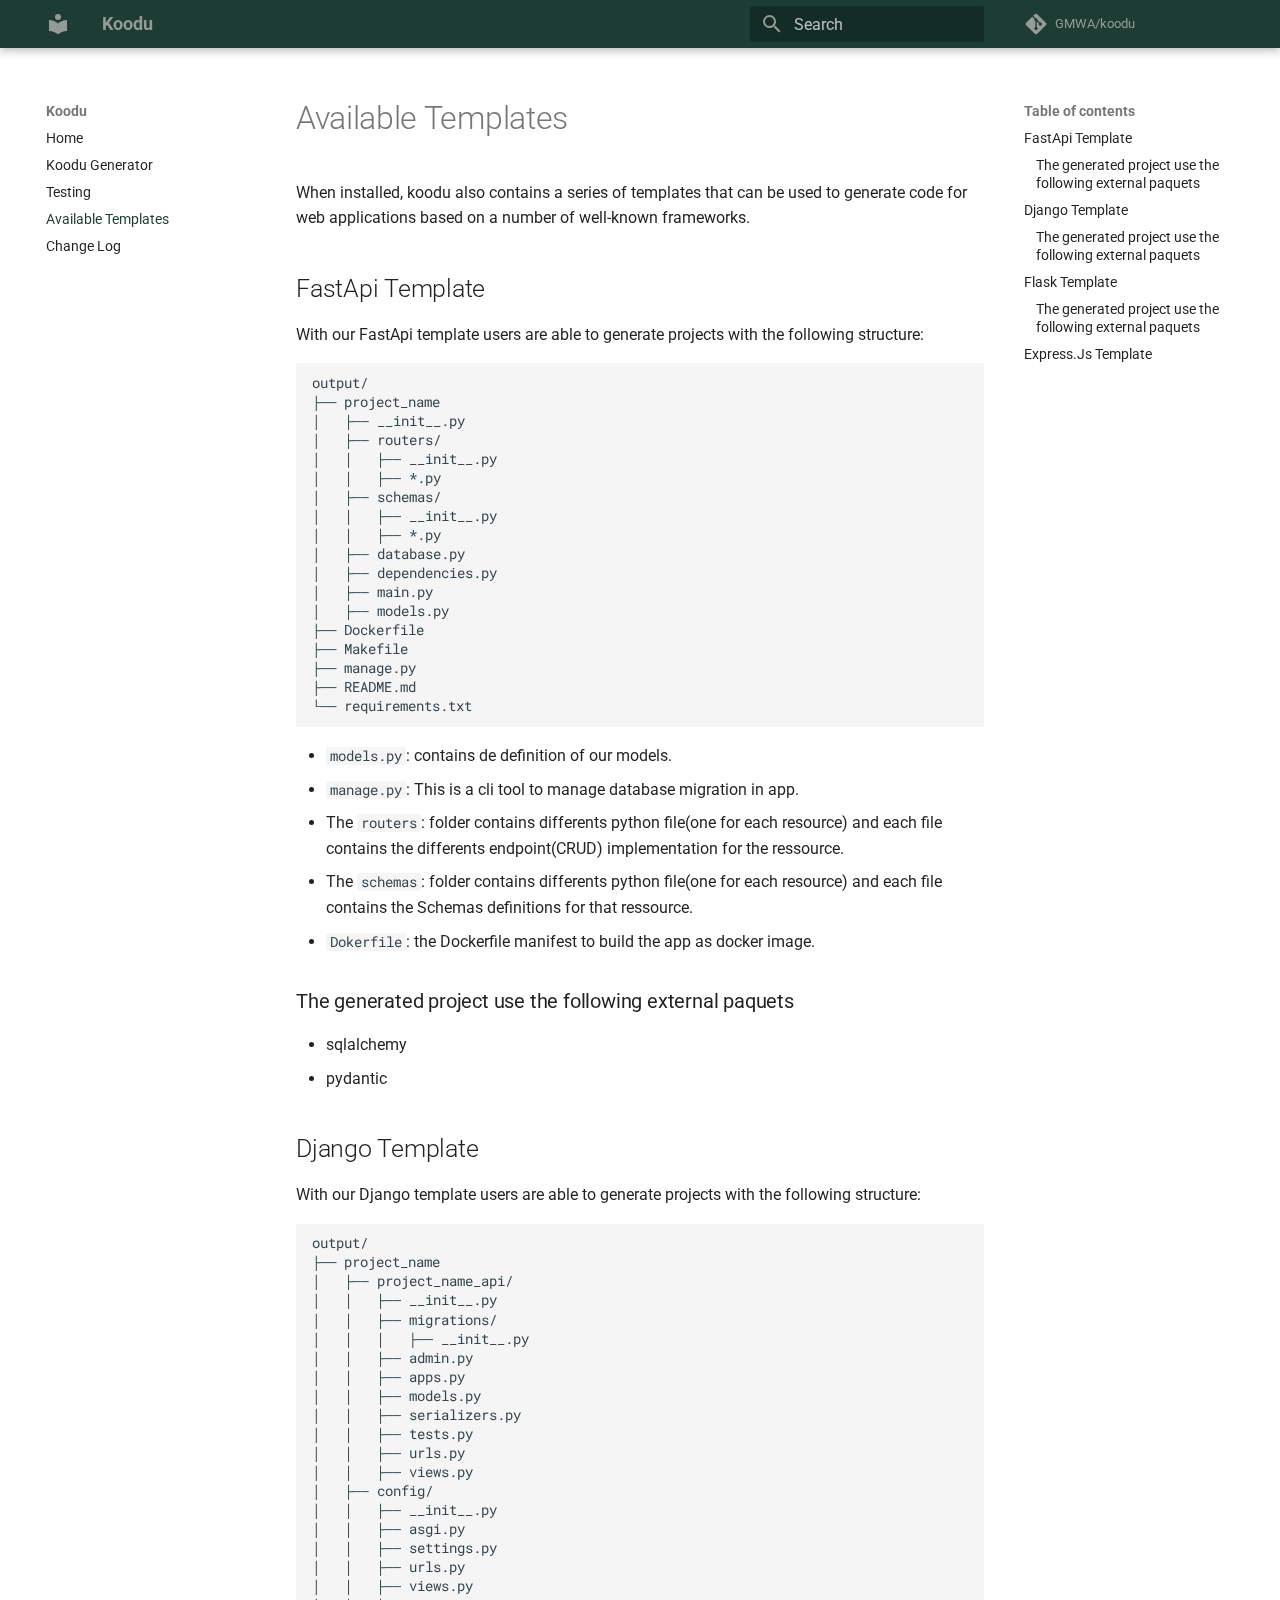
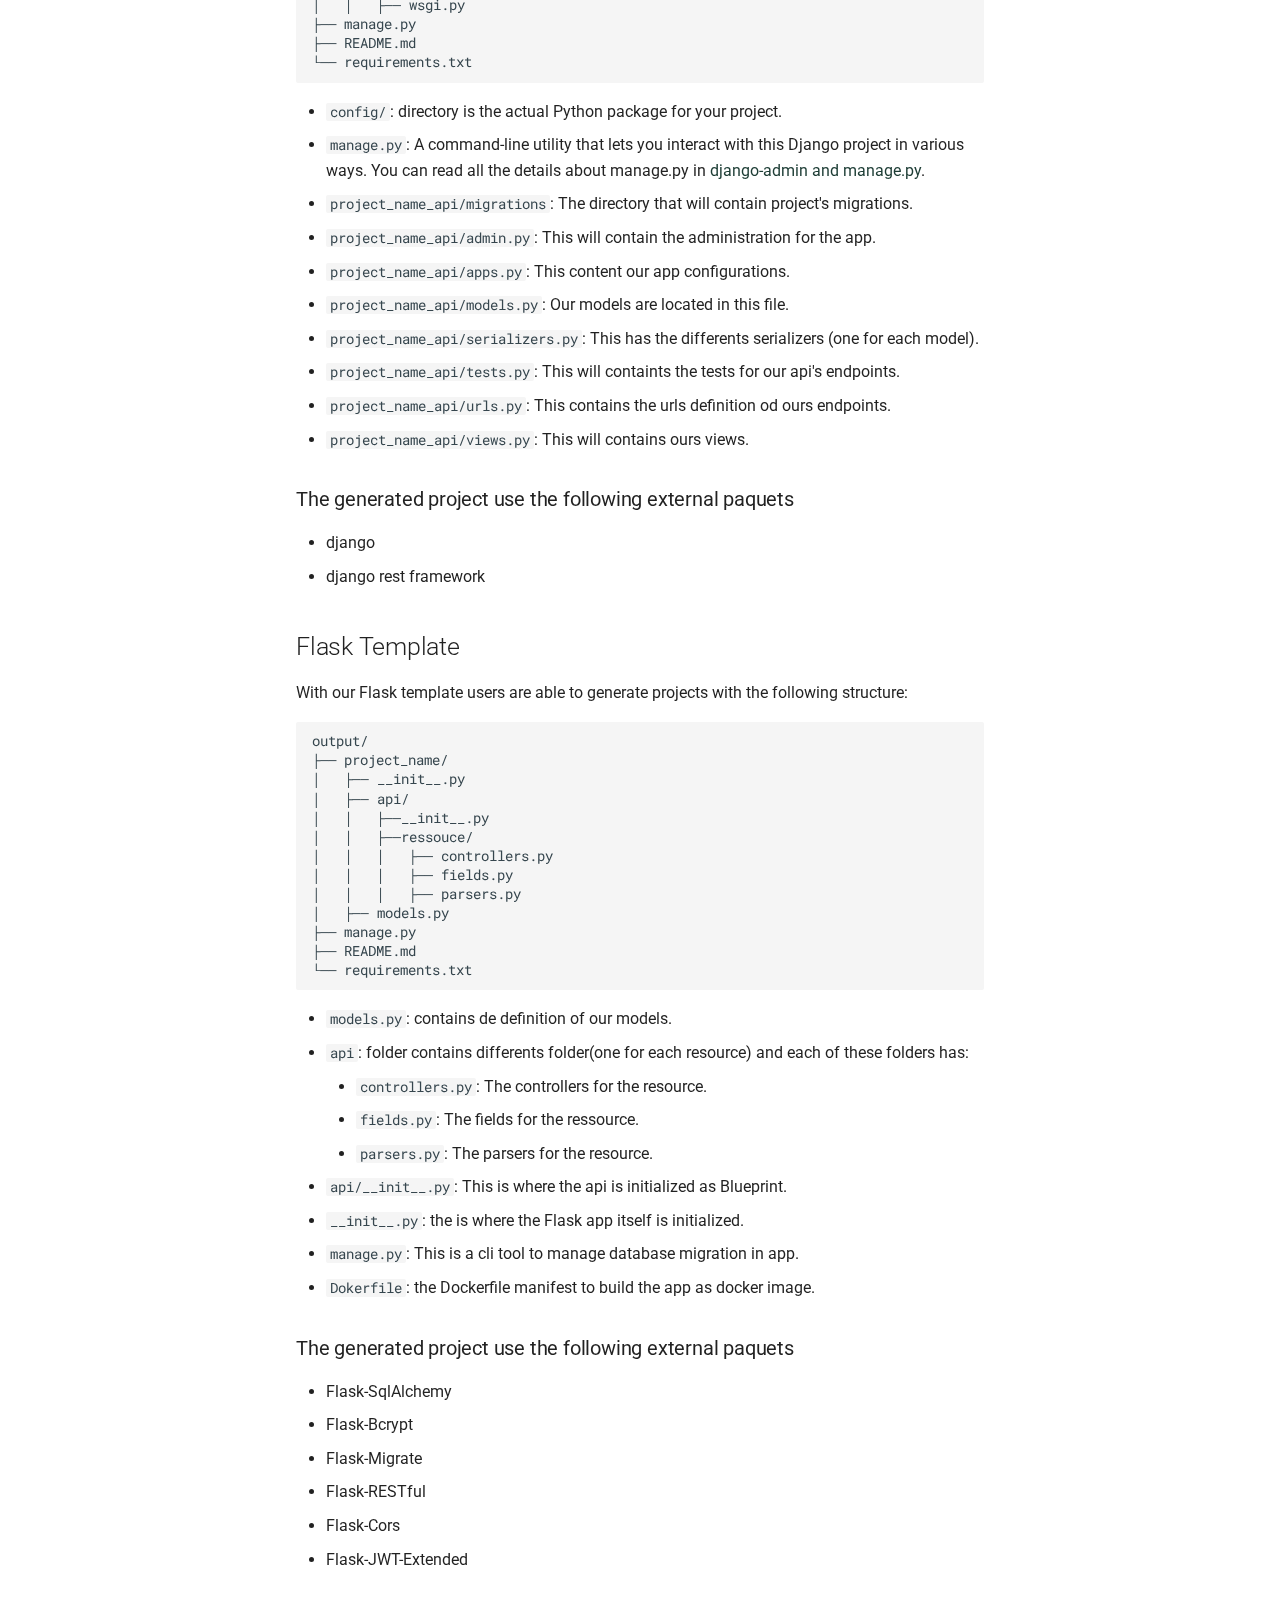
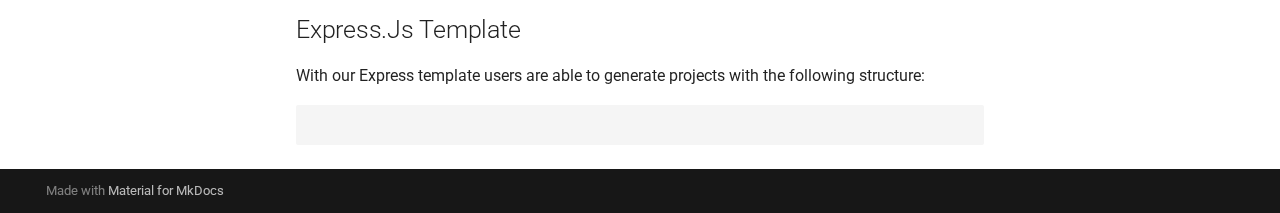
<file: templates/index.html>
<!doctype html>
<html lang="en" class="no-js">
  <head>
    
      <meta charset="utf-8">
      <meta name="viewport" content="width=device-width,initial-scale=1">
      
      
      
        <link rel="canonical" href="https://gmwa.github.io/koodu/templates/">
      
      
        <link rel="prev" href="../testing/">
      
      
        <link rel="next" href="../CHANGELOG/">
      
      
      <link rel="icon" href="../assets/images/favicon.png">
      <meta name="generator" content="mkdocs-1.6.0, mkdocs-material-9.5.31">
    
    
      
        <title>Available Templates - Koodu</title>
      
    
    
      <link rel="stylesheet" href="../assets/stylesheets/main.3cba04c6.min.css">
      
        
        <link rel="stylesheet" href="../assets/stylesheets/palette.06af60db.min.css">
      
      


    
    
      
    
    
      
        
        
        <link rel="preconnect" href="https://fonts.gstatic.com" crossorigin>
        <link rel="stylesheet" href="https://fonts.googleapis.com/css?family=Roboto:300,300i,400,400i,700,700i%7CRoboto+Mono:400,400i,700,700i&display=fallback">
        <style>:root{--md-text-font:"Roboto";--md-code-font:"Roboto Mono"}</style>
      
    
    
      <link rel="stylesheet" href="../assets/stylesheets/extra.css">
    
    <script>__md_scope=new URL("..",location),__md_hash=e=>[...e].reduce((e,_)=>(e<<5)-e+_.charCodeAt(0),0),__md_get=(e,_=localStorage,t=__md_scope)=>JSON.parse(_.getItem(t.pathname+"."+e)),__md_set=(e,_,t=localStorage,a=__md_scope)=>{try{t.setItem(a.pathname+"."+e,JSON.stringify(_))}catch(e){}}</script>
    
      

    
    
    
  </head>
  
  
    
    
    
    
    
    <body dir="ltr" data-md-color-scheme="default" data-md-color-primary="custom" data-md-color-accent="indigo">
  
    
    <input class="md-toggle" data-md-toggle="drawer" type="checkbox" id="__drawer" autocomplete="off">
    <input class="md-toggle" data-md-toggle="search" type="checkbox" id="__search" autocomplete="off">
    <label class="md-overlay" for="__drawer"></label>
    <div data-md-component="skip">
      
        
        <a href="#available-templates" class="md-skip">
          Skip to content
        </a>
      
    </div>
    <div data-md-component="announce">
      
    </div>
    
    
      

  

<header class="md-header md-header--shadow" data-md-component="header">
  <nav class="md-header__inner md-grid" aria-label="Header">
    <a href=".." title="Koodu" class="md-header__button md-logo" aria-label="Koodu" data-md-component="logo">
      
  
  <svg xmlns="http://www.w3.org/2000/svg" viewBox="0 0 24 24"><path d="M12 8a3 3 0 0 0 3-3 3 3 0 0 0-3-3 3 3 0 0 0-3 3 3 3 0 0 0 3 3m0 3.54C9.64 9.35 6.5 8 3 8v11c3.5 0 6.64 1.35 9 3.54 2.36-2.19 5.5-3.54 9-3.54V8c-3.5 0-6.64 1.35-9 3.54Z"/></svg>

    </a>
    <label class="md-header__button md-icon" for="__drawer">
      
      <svg xmlns="http://www.w3.org/2000/svg" viewBox="0 0 24 24"><path d="M3 6h18v2H3V6m0 5h18v2H3v-2m0 5h18v2H3v-2Z"/></svg>
    </label>
    <div class="md-header__title" data-md-component="header-title">
      <div class="md-header__ellipsis">
        <div class="md-header__topic">
          <span class="md-ellipsis">
            Koodu
          </span>
        </div>
        <div class="md-header__topic" data-md-component="header-topic">
          <span class="md-ellipsis">
            
              Available Templates
            
          </span>
        </div>
      </div>
    </div>
    
      
    
    
    
    
      <label class="md-header__button md-icon" for="__search">
        
        <svg xmlns="http://www.w3.org/2000/svg" viewBox="0 0 24 24"><path d="M9.5 3A6.5 6.5 0 0 1 16 9.5c0 1.61-.59 3.09-1.56 4.23l.27.27h.79l5 5-1.5 1.5-5-5v-.79l-.27-.27A6.516 6.516 0 0 1 9.5 16 6.5 6.5 0 0 1 3 9.5 6.5 6.5 0 0 1 9.5 3m0 2C7 5 5 7 5 9.5S7 14 9.5 14 14 12 14 9.5 12 5 9.5 5Z"/></svg>
      </label>
      <div class="md-search" data-md-component="search" role="dialog">
  <label class="md-search__overlay" for="__search"></label>
  <div class="md-search__inner" role="search">
    <form class="md-search__form" name="search">
      <input type="text" class="md-search__input" name="query" aria-label="Search" placeholder="Search" autocapitalize="off" autocorrect="off" autocomplete="off" spellcheck="false" data-md-component="search-query" required>
      <label class="md-search__icon md-icon" for="__search">
        
        <svg xmlns="http://www.w3.org/2000/svg" viewBox="0 0 24 24"><path d="M9.5 3A6.5 6.5 0 0 1 16 9.5c0 1.61-.59 3.09-1.56 4.23l.27.27h.79l5 5-1.5 1.5-5-5v-.79l-.27-.27A6.516 6.516 0 0 1 9.5 16 6.5 6.5 0 0 1 3 9.5 6.5 6.5 0 0 1 9.5 3m0 2C7 5 5 7 5 9.5S7 14 9.5 14 14 12 14 9.5 12 5 9.5 5Z"/></svg>
        
        <svg xmlns="http://www.w3.org/2000/svg" viewBox="0 0 24 24"><path d="M20 11v2H8l5.5 5.5-1.42 1.42L4.16 12l7.92-7.92L13.5 5.5 8 11h12Z"/></svg>
      </label>
      <nav class="md-search__options" aria-label="Search">
        
        <button type="reset" class="md-search__icon md-icon" title="Clear" aria-label="Clear" tabindex="-1">
          
          <svg xmlns="http://www.w3.org/2000/svg" viewBox="0 0 24 24"><path d="M19 6.41 17.59 5 12 10.59 6.41 5 5 6.41 10.59 12 5 17.59 6.41 19 12 13.41 17.59 19 19 17.59 13.41 12 19 6.41Z"/></svg>
        </button>
      </nav>
      
    </form>
    <div class="md-search__output">
      <div class="md-search__scrollwrap" tabindex="0" data-md-scrollfix>
        <div class="md-search-result" data-md-component="search-result">
          <div class="md-search-result__meta">
            Initializing search
          </div>
          <ol class="md-search-result__list" role="presentation"></ol>
        </div>
      </div>
    </div>
  </div>
</div>
    
    
      <div class="md-header__source">
        <a href="https://github.com/GMWA/koodu" title="Go to repository" class="md-source" data-md-component="source">
  <div class="md-source__icon md-icon">
    
    <svg xmlns="http://www.w3.org/2000/svg" viewBox="0 0 448 512"><!--! Font Awesome Free 6.6.0 by @fontawesome - https://fontawesome.com License - https://fontawesome.com/license/free (Icons: CC BY 4.0, Fonts: SIL OFL 1.1, Code: MIT License) Copyright 2024 Fonticons, Inc.--><path d="M439.55 236.05 244 40.45a28.87 28.87 0 0 0-40.81 0l-40.66 40.63 51.52 51.52c27.06-9.14 52.68 16.77 43.39 43.68l49.66 49.66c34.23-11.8 61.18 31 35.47 56.69-26.49 26.49-70.21-2.87-56-37.34L240.22 199v121.85c25.3 12.54 22.26 41.85 9.08 55a34.34 34.34 0 0 1-48.55 0c-17.57-17.6-11.07-46.91 11.25-56v-123c-20.8-8.51-24.6-30.74-18.64-45L142.57 101 8.45 235.14a28.86 28.86 0 0 0 0 40.81l195.61 195.6a28.86 28.86 0 0 0 40.8 0l194.69-194.69a28.86 28.86 0 0 0 0-40.81z"/></svg>
  </div>
  <div class="md-source__repository">
    GMWA/koodu
  </div>
</a>
      </div>
    
  </nav>
  
</header>
    
    <div class="md-container" data-md-component="container">
      
      
        
          
        
      
      <main class="md-main" data-md-component="main">
        <div class="md-main__inner md-grid">
          
            
              
              <div class="md-sidebar md-sidebar--primary" data-md-component="sidebar" data-md-type="navigation" >
                <div class="md-sidebar__scrollwrap">
                  <div class="md-sidebar__inner">
                    



<nav class="md-nav md-nav--primary" aria-label="Navigation" data-md-level="0">
  <label class="md-nav__title" for="__drawer">
    <a href=".." title="Koodu" class="md-nav__button md-logo" aria-label="Koodu" data-md-component="logo">
      
  
  <svg xmlns="http://www.w3.org/2000/svg" viewBox="0 0 24 24"><path d="M12 8a3 3 0 0 0 3-3 3 3 0 0 0-3-3 3 3 0 0 0-3 3 3 3 0 0 0 3 3m0 3.54C9.64 9.35 6.5 8 3 8v11c3.5 0 6.64 1.35 9 3.54 2.36-2.19 5.5-3.54 9-3.54V8c-3.5 0-6.64 1.35-9 3.54Z"/></svg>

    </a>
    Koodu
  </label>
  
    <div class="md-nav__source">
      <a href="https://github.com/GMWA/koodu" title="Go to repository" class="md-source" data-md-component="source">
  <div class="md-source__icon md-icon">
    
    <svg xmlns="http://www.w3.org/2000/svg" viewBox="0 0 448 512"><!--! Font Awesome Free 6.6.0 by @fontawesome - https://fontawesome.com License - https://fontawesome.com/license/free (Icons: CC BY 4.0, Fonts: SIL OFL 1.1, Code: MIT License) Copyright 2024 Fonticons, Inc.--><path d="M439.55 236.05 244 40.45a28.87 28.87 0 0 0-40.81 0l-40.66 40.63 51.52 51.52c27.06-9.14 52.68 16.77 43.39 43.68l49.66 49.66c34.23-11.8 61.18 31 35.47 56.69-26.49 26.49-70.21-2.87-56-37.34L240.22 199v121.85c25.3 12.54 22.26 41.85 9.08 55a34.34 34.34 0 0 1-48.55 0c-17.57-17.6-11.07-46.91 11.25-56v-123c-20.8-8.51-24.6-30.74-18.64-45L142.57 101 8.45 235.14a28.86 28.86 0 0 0 0 40.81l195.61 195.6a28.86 28.86 0 0 0 40.8 0l194.69-194.69a28.86 28.86 0 0 0 0-40.81z"/></svg>
  </div>
  <div class="md-source__repository">
    GMWA/koodu
  </div>
</a>
    </div>
  
  <ul class="md-nav__list" data-md-scrollfix>
    
      
      
  
  
  
  
    <li class="md-nav__item">
      <a href=".." class="md-nav__link">
        
  
  <span class="md-ellipsis">
    Home
  </span>
  

      </a>
    </li>
  

    
      
      
  
  
  
  
    <li class="md-nav__item">
      <a href="../generator/" class="md-nav__link">
        
  
  <span class="md-ellipsis">
    Koodu Generator
  </span>
  

      </a>
    </li>
  

    
      
      
  
  
  
  
    <li class="md-nav__item">
      <a href="../testing/" class="md-nav__link">
        
  
  <span class="md-ellipsis">
    Testing
  </span>
  

      </a>
    </li>
  

    
      
      
  
  
    
  
  
  
    <li class="md-nav__item md-nav__item--active">
      
      <input class="md-nav__toggle md-toggle" type="checkbox" id="__toc">
      
      
        
      
      
        <label class="md-nav__link md-nav__link--active" for="__toc">
          
  
  <span class="md-ellipsis">
    Available Templates
  </span>
  

          <span class="md-nav__icon md-icon"></span>
        </label>
      
      <a href="./" class="md-nav__link md-nav__link--active">
        
  
  <span class="md-ellipsis">
    Available Templates
  </span>
  

      </a>
      
        

<nav class="md-nav md-nav--secondary" aria-label="Table of contents">
  
  
  
    
  
  
    <label class="md-nav__title" for="__toc">
      <span class="md-nav__icon md-icon"></span>
      Table of contents
    </label>
    <ul class="md-nav__list" data-md-component="toc" data-md-scrollfix>
      
        <li class="md-nav__item">
  <a href="#fastapi-template" class="md-nav__link">
    <span class="md-ellipsis">
      FastApi Template
    </span>
  </a>
  
    <nav class="md-nav" aria-label="FastApi Template">
      <ul class="md-nav__list">
        
          <li class="md-nav__item">
  <a href="#the-generated-project-use-the-following-external-paquets" class="md-nav__link">
    <span class="md-ellipsis">
      The generated project use the following external paquets
    </span>
  </a>
  
</li>
        
      </ul>
    </nav>
  
</li>
      
        <li class="md-nav__item">
  <a href="#django-template" class="md-nav__link">
    <span class="md-ellipsis">
      Django Template
    </span>
  </a>
  
    <nav class="md-nav" aria-label="Django Template">
      <ul class="md-nav__list">
        
          <li class="md-nav__item">
  <a href="#the-generated-project-use-the-following-external-paquets_1" class="md-nav__link">
    <span class="md-ellipsis">
      The generated project use the following external paquets
    </span>
  </a>
  
</li>
        
      </ul>
    </nav>
  
</li>
      
        <li class="md-nav__item">
  <a href="#flask-template" class="md-nav__link">
    <span class="md-ellipsis">
      Flask Template
    </span>
  </a>
  
    <nav class="md-nav" aria-label="Flask Template">
      <ul class="md-nav__list">
        
          <li class="md-nav__item">
  <a href="#the-generated-project-use-the-following-external-paquets_2" class="md-nav__link">
    <span class="md-ellipsis">
      The generated project use the following external paquets
    </span>
  </a>
  
</li>
        
      </ul>
    </nav>
  
</li>
      
        <li class="md-nav__item">
  <a href="#expressjs-template" class="md-nav__link">
    <span class="md-ellipsis">
      Express.Js Template
    </span>
  </a>
  
</li>
      
    </ul>
  
</nav>
      
    </li>
  

    
      
      
  
  
  
  
    <li class="md-nav__item">
      <a href="../CHANGELOG/" class="md-nav__link">
        
  
  <span class="md-ellipsis">
    Change Log
  </span>
  

      </a>
    </li>
  

    
  </ul>
</nav>
                  </div>
                </div>
              </div>
            
            
              
              <div class="md-sidebar md-sidebar--secondary" data-md-component="sidebar" data-md-type="toc" >
                <div class="md-sidebar__scrollwrap">
                  <div class="md-sidebar__inner">
                    

<nav class="md-nav md-nav--secondary" aria-label="Table of contents">
  
  
  
    
  
  
    <label class="md-nav__title" for="__toc">
      <span class="md-nav__icon md-icon"></span>
      Table of contents
    </label>
    <ul class="md-nav__list" data-md-component="toc" data-md-scrollfix>
      
        <li class="md-nav__item">
  <a href="#fastapi-template" class="md-nav__link">
    <span class="md-ellipsis">
      FastApi Template
    </span>
  </a>
  
    <nav class="md-nav" aria-label="FastApi Template">
      <ul class="md-nav__list">
        
          <li class="md-nav__item">
  <a href="#the-generated-project-use-the-following-external-paquets" class="md-nav__link">
    <span class="md-ellipsis">
      The generated project use the following external paquets
    </span>
  </a>
  
</li>
        
      </ul>
    </nav>
  
</li>
      
        <li class="md-nav__item">
  <a href="#django-template" class="md-nav__link">
    <span class="md-ellipsis">
      Django Template
    </span>
  </a>
  
    <nav class="md-nav" aria-label="Django Template">
      <ul class="md-nav__list">
        
          <li class="md-nav__item">
  <a href="#the-generated-project-use-the-following-external-paquets_1" class="md-nav__link">
    <span class="md-ellipsis">
      The generated project use the following external paquets
    </span>
  </a>
  
</li>
        
      </ul>
    </nav>
  
</li>
      
        <li class="md-nav__item">
  <a href="#flask-template" class="md-nav__link">
    <span class="md-ellipsis">
      Flask Template
    </span>
  </a>
  
    <nav class="md-nav" aria-label="Flask Template">
      <ul class="md-nav__list">
        
          <li class="md-nav__item">
  <a href="#the-generated-project-use-the-following-external-paquets_2" class="md-nav__link">
    <span class="md-ellipsis">
      The generated project use the following external paquets
    </span>
  </a>
  
</li>
        
      </ul>
    </nav>
  
</li>
      
        <li class="md-nav__item">
  <a href="#expressjs-template" class="md-nav__link">
    <span class="md-ellipsis">
      Express.Js Template
    </span>
  </a>
  
</li>
      
    </ul>
  
</nav>
                  </div>
                </div>
              </div>
            
          
          
            <div class="md-content" data-md-component="content">
              <article class="md-content__inner md-typeset">
                
                  

  
  


<h1 id="available-templates">Available Templates</h1>
<p>When installed, koodu also contains a series of templates that can be used to generate code for web applications based on a number of well-known frameworks.</p>
<h2 id="fastapi-template">FastApi Template</h2>
<p>With our FastApi template users are able to generate projects with the following structure:</p>
<div class="language-sh highlight"><pre><span></span><code><span id="__span-0-1"><a id="__codelineno-0-1" name="__codelineno-0-1" href="#__codelineno-0-1"></a>output/
</span><span id="__span-0-2"><a id="__codelineno-0-2" name="__codelineno-0-2" href="#__codelineno-0-2"></a>├──<span class="w"> </span>project_name
</span><span id="__span-0-3"><a id="__codelineno-0-3" name="__codelineno-0-3" href="#__codelineno-0-3"></a>│<span class="w">   </span>├──<span class="w"> </span>__init__.py
</span><span id="__span-0-4"><a id="__codelineno-0-4" name="__codelineno-0-4" href="#__codelineno-0-4"></a>│<span class="w">   </span>├──<span class="w"> </span>routers/
</span><span id="__span-0-5"><a id="__codelineno-0-5" name="__codelineno-0-5" href="#__codelineno-0-5"></a>│<span class="w">   </span>│<span class="w">   </span>├──<span class="w"> </span>__init__.py
</span><span id="__span-0-6"><a id="__codelineno-0-6" name="__codelineno-0-6" href="#__codelineno-0-6"></a>│<span class="w">   </span>│<span class="w">   </span>├──<span class="w"> </span>*.py
</span><span id="__span-0-7"><a id="__codelineno-0-7" name="__codelineno-0-7" href="#__codelineno-0-7"></a>│<span class="w">   </span>├──<span class="w"> </span>schemas/
</span><span id="__span-0-8"><a id="__codelineno-0-8" name="__codelineno-0-8" href="#__codelineno-0-8"></a>│<span class="w">   </span>│<span class="w">   </span>├──<span class="w"> </span>__init__.py
</span><span id="__span-0-9"><a id="__codelineno-0-9" name="__codelineno-0-9" href="#__codelineno-0-9"></a>│<span class="w">   </span>│<span class="w">   </span>├──<span class="w"> </span>*.py
</span><span id="__span-0-10"><a id="__codelineno-0-10" name="__codelineno-0-10" href="#__codelineno-0-10"></a>│<span class="w">   </span>├──<span class="w"> </span>database.py
</span><span id="__span-0-11"><a id="__codelineno-0-11" name="__codelineno-0-11" href="#__codelineno-0-11"></a>│<span class="w">   </span>├──<span class="w"> </span>dependencies.py
</span><span id="__span-0-12"><a id="__codelineno-0-12" name="__codelineno-0-12" href="#__codelineno-0-12"></a>│<span class="w">   </span>├──<span class="w"> </span>main.py
</span><span id="__span-0-13"><a id="__codelineno-0-13" name="__codelineno-0-13" href="#__codelineno-0-13"></a>│<span class="w">   </span>├──<span class="w"> </span>models.py
</span><span id="__span-0-14"><a id="__codelineno-0-14" name="__codelineno-0-14" href="#__codelineno-0-14"></a>├──<span class="w"> </span>Dockerfile
</span><span id="__span-0-15"><a id="__codelineno-0-15" name="__codelineno-0-15" href="#__codelineno-0-15"></a>├──<span class="w"> </span>Makefile
</span><span id="__span-0-16"><a id="__codelineno-0-16" name="__codelineno-0-16" href="#__codelineno-0-16"></a>├──<span class="w"> </span>manage.py
</span><span id="__span-0-17"><a id="__codelineno-0-17" name="__codelineno-0-17" href="#__codelineno-0-17"></a>├──<span class="w"> </span>README.md
</span><span id="__span-0-18"><a id="__codelineno-0-18" name="__codelineno-0-18" href="#__codelineno-0-18"></a>└──<span class="w"> </span>requirements.txt
</span></code></pre></div>
<ul>
<li><code>models.py</code>: contains de definition of our models.</li>
<li><code>manage.py</code>: This is a cli tool to manage database migration in app.</li>
<li>The <code>routers</code>: folder contains differents python file(one for each resource) and each file contains the differents endpoint(CRUD) implementation for the ressource.</li>
<li>The <code>schemas</code>: folder contains differents python file(one for each resource) and each file contains the Schemas definitions for that ressource.</li>
<li><code>Dokerfile</code>: the Dockerfile manifest to build the app as docker image.</li>
</ul>
<h3 id="the-generated-project-use-the-following-external-paquets">The generated project use the following external paquets</h3>
<ul>
<li>sqlalchemy</li>
<li>pydantic</li>
</ul>
<h2 id="django-template">Django Template</h2>
<p>With our Django template users are able to generate projects with the following structure:</p>
<div class="language-sh highlight"><pre><span></span><code><span id="__span-1-1"><a id="__codelineno-1-1" name="__codelineno-1-1" href="#__codelineno-1-1"></a>output/
</span><span id="__span-1-2"><a id="__codelineno-1-2" name="__codelineno-1-2" href="#__codelineno-1-2"></a>├──<span class="w"> </span>project_name
</span><span id="__span-1-3"><a id="__codelineno-1-3" name="__codelineno-1-3" href="#__codelineno-1-3"></a>│<span class="w">   </span>├──<span class="w"> </span>project_name_api/
</span><span id="__span-1-4"><a id="__codelineno-1-4" name="__codelineno-1-4" href="#__codelineno-1-4"></a>│<span class="w">   </span>│<span class="w">   </span>├──<span class="w"> </span>__init__.py
</span><span id="__span-1-5"><a id="__codelineno-1-5" name="__codelineno-1-5" href="#__codelineno-1-5"></a>│<span class="w">   </span>│<span class="w">   </span>├──<span class="w"> </span>migrations/
</span><span id="__span-1-6"><a id="__codelineno-1-6" name="__codelineno-1-6" href="#__codelineno-1-6"></a>│<span class="w">   </span>│<span class="w">   </span>│<span class="w">   </span>├──<span class="w"> </span>__init__.py
</span><span id="__span-1-7"><a id="__codelineno-1-7" name="__codelineno-1-7" href="#__codelineno-1-7"></a>│<span class="w">   </span>│<span class="w">   </span>├──<span class="w"> </span>admin.py
</span><span id="__span-1-8"><a id="__codelineno-1-8" name="__codelineno-1-8" href="#__codelineno-1-8"></a>│<span class="w">   </span>│<span class="w">   </span>├──<span class="w"> </span>apps.py
</span><span id="__span-1-9"><a id="__codelineno-1-9" name="__codelineno-1-9" href="#__codelineno-1-9"></a>│<span class="w">   </span>│<span class="w">   </span>├──<span class="w"> </span>models.py
</span><span id="__span-1-10"><a id="__codelineno-1-10" name="__codelineno-1-10" href="#__codelineno-1-10"></a>│<span class="w">   </span>│<span class="w">   </span>├──<span class="w"> </span>serializers.py
</span><span id="__span-1-11"><a id="__codelineno-1-11" name="__codelineno-1-11" href="#__codelineno-1-11"></a>│<span class="w">   </span>│<span class="w">   </span>├──<span class="w"> </span>tests.py
</span><span id="__span-1-12"><a id="__codelineno-1-12" name="__codelineno-1-12" href="#__codelineno-1-12"></a>│<span class="w">   </span>│<span class="w">   </span>├──<span class="w"> </span>urls.py
</span><span id="__span-1-13"><a id="__codelineno-1-13" name="__codelineno-1-13" href="#__codelineno-1-13"></a>│<span class="w">   </span>│<span class="w">   </span>├──<span class="w"> </span>views.py
</span><span id="__span-1-14"><a id="__codelineno-1-14" name="__codelineno-1-14" href="#__codelineno-1-14"></a>│<span class="w">   </span>├──<span class="w"> </span>config/
</span><span id="__span-1-15"><a id="__codelineno-1-15" name="__codelineno-1-15" href="#__codelineno-1-15"></a>│<span class="w">   </span>│<span class="w">   </span>├──<span class="w"> </span>__init__.py
</span><span id="__span-1-16"><a id="__codelineno-1-16" name="__codelineno-1-16" href="#__codelineno-1-16"></a>│<span class="w">   </span>│<span class="w">   </span>├──<span class="w"> </span>asgi.py
</span><span id="__span-1-17"><a id="__codelineno-1-17" name="__codelineno-1-17" href="#__codelineno-1-17"></a>│<span class="w">   </span>│<span class="w">   </span>├──<span class="w"> </span>settings.py
</span><span id="__span-1-18"><a id="__codelineno-1-18" name="__codelineno-1-18" href="#__codelineno-1-18"></a>│<span class="w">   </span>│<span class="w">   </span>├──<span class="w"> </span>urls.py
</span><span id="__span-1-19"><a id="__codelineno-1-19" name="__codelineno-1-19" href="#__codelineno-1-19"></a>│<span class="w">   </span>│<span class="w">   </span>├──<span class="w"> </span>views.py
</span><span id="__span-1-20"><a id="__codelineno-1-20" name="__codelineno-1-20" href="#__codelineno-1-20"></a>│<span class="w">   </span>│<span class="w">   </span>├──<span class="w"> </span>wsgi.py
</span><span id="__span-1-21"><a id="__codelineno-1-21" name="__codelineno-1-21" href="#__codelineno-1-21"></a>├──<span class="w"> </span>manage.py
</span><span id="__span-1-22"><a id="__codelineno-1-22" name="__codelineno-1-22" href="#__codelineno-1-22"></a>├──<span class="w"> </span>README.md
</span><span id="__span-1-23"><a id="__codelineno-1-23" name="__codelineno-1-23" href="#__codelineno-1-23"></a>└──<span class="w"> </span>requirements.txt
</span></code></pre></div>
<ul>
<li><code>config/</code>: directory is the actual Python package for your project.</li>
<li><code>manage.py</code>: A command-line utility that lets you interact with this Django project in various ways. You can read all the details about manage.py in <a href="https://docs.djangoproject.com/en/4.2/intro/tutorial01/#:~:text=A%20command%2Dline%20utility%20that%20lets%20you%20interact%20with%20this%20Django%20project%20in%20various%20ways.%20You%20can%20read%20all%20the%20details%20about%20manage.py%20in%20django%2Dadmin%20and%20manage.py.">django-admin and manage.py</a>.</li>
<li><code>project_name_api/migrations</code>: The directory that will contain project's migrations.</li>
<li><code>project_name_api/admin.py</code>: This will contain the administration for the app.</li>
<li><code>project_name_api/apps.py</code>: This content our app configurations.</li>
<li><code>project_name_api/models.py</code>: Our models are located in this file.</li>
<li><code>project_name_api/serializers.py</code>: This has the differents serializers (one for each model).</li>
<li><code>project_name_api/tests.py</code>: This will containts the tests for our api's endpoints.</li>
<li><code>project_name_api/urls.py</code>: This contains the urls definition od ours endpoints.</li>
<li><code>project_name_api/views.py</code>: This will contains ours views.</li>
</ul>
<h3 id="the-generated-project-use-the-following-external-paquets_1">The generated project use the following external paquets</h3>
<ul>
<li>django</li>
<li>django rest framework</li>
</ul>
<h2 id="flask-template">Flask Template</h2>
<p>With our Flask template users are able to generate projects with the following structure:</p>
<div class="language-sh highlight"><pre><span></span><code><span id="__span-2-1"><a id="__codelineno-2-1" name="__codelineno-2-1" href="#__codelineno-2-1"></a>output/
</span><span id="__span-2-2"><a id="__codelineno-2-2" name="__codelineno-2-2" href="#__codelineno-2-2"></a>├──<span class="w"> </span>project_name/
</span><span id="__span-2-3"><a id="__codelineno-2-3" name="__codelineno-2-3" href="#__codelineno-2-3"></a>│<span class="w">   </span>├──<span class="w"> </span>__init__.py
</span><span id="__span-2-4"><a id="__codelineno-2-4" name="__codelineno-2-4" href="#__codelineno-2-4"></a>│<span class="w">   </span>├──<span class="w"> </span>api/
</span><span id="__span-2-5"><a id="__codelineno-2-5" name="__codelineno-2-5" href="#__codelineno-2-5"></a>│<span class="w">   </span>│<span class="w">   </span>├──__init__.py
</span><span id="__span-2-6"><a id="__codelineno-2-6" name="__codelineno-2-6" href="#__codelineno-2-6"></a>│<span class="w">   </span>│<span class="w">   </span>├──ressouce/
</span><span id="__span-2-7"><a id="__codelineno-2-7" name="__codelineno-2-7" href="#__codelineno-2-7"></a>│<span class="w">   </span>│<span class="w">   </span>│<span class="w">   </span>├──<span class="w"> </span>controllers.py
</span><span id="__span-2-8"><a id="__codelineno-2-8" name="__codelineno-2-8" href="#__codelineno-2-8"></a>│<span class="w">   </span>│<span class="w">   </span>│<span class="w">   </span>├──<span class="w"> </span>fields.py
</span><span id="__span-2-9"><a id="__codelineno-2-9" name="__codelineno-2-9" href="#__codelineno-2-9"></a>│<span class="w">   </span>│<span class="w">   </span>│<span class="w">   </span>├──<span class="w"> </span>parsers.py
</span><span id="__span-2-10"><a id="__codelineno-2-10" name="__codelineno-2-10" href="#__codelineno-2-10"></a>│<span class="w">   </span>├──<span class="w"> </span>models.py
</span><span id="__span-2-11"><a id="__codelineno-2-11" name="__codelineno-2-11" href="#__codelineno-2-11"></a>├──<span class="w"> </span>manage.py
</span><span id="__span-2-12"><a id="__codelineno-2-12" name="__codelineno-2-12" href="#__codelineno-2-12"></a>├──<span class="w"> </span>README.md
</span><span id="__span-2-13"><a id="__codelineno-2-13" name="__codelineno-2-13" href="#__codelineno-2-13"></a>└──<span class="w"> </span>requirements.txt
</span></code></pre></div>
<ul>
<li><code>models.py</code>: contains de definition of our models.</li>
<li><code>api</code>: folder contains differents folder(one for each resource) and each of these folders has:<ul>
<li><code>controllers.py</code>: The controllers for the resource.</li>
<li><code>fields.py</code>: The fields for the ressource.</li>
<li><code>parsers.py</code>: The parsers for the resource.</li>
</ul>
</li>
<li><code>api/__init__.py</code>: This is where the api is initialized as Blueprint.</li>
<li><code>__init__.py</code>: the is where the Flask app itself is initialized.</li>
<li><code>manage.py</code>: This is a cli tool to manage database migration in app.</li>
<li><code>Dokerfile</code>: the Dockerfile manifest to build the app as docker image.</li>
</ul>
<h3 id="the-generated-project-use-the-following-external-paquets_2">The generated project use the following external paquets</h3>
<ul>
<li>Flask-SqlAlchemy</li>
<li>Flask-Bcrypt</li>
<li>Flask-Migrate</li>
<li>Flask-RESTful</li>
<li>Flask-Cors</li>
<li>Flask-JWT-Extended</li>
</ul>
<h2 id="expressjs-template">Express.Js Template</h2>
<p>With our Express template users are able to generate projects with the following structure:</p>
<div class="language-text highlight"><pre><span></span><code><span id="__span-3-1"><a id="__codelineno-3-1" name="__codelineno-3-1" href="#__codelineno-3-1"></a>
</span></code></pre></div>












                
              </article>
            </div>
          
          
<script>var target=document.getElementById(location.hash.slice(1));target&&target.name&&(target.checked=target.name.startsWith("__tabbed_"))</script>
        </div>
        
      </main>
      
        <footer class="md-footer">
  
  <div class="md-footer-meta md-typeset">
    <div class="md-footer-meta__inner md-grid">
      <div class="md-copyright">
  
  
    Made with
    <a href="https://squidfunk.github.io/mkdocs-material/" target="_blank" rel="noopener">
      Material for MkDocs
    </a>
  
</div>
      
    </div>
  </div>
</footer>
      
    </div>
    <div class="md-dialog" data-md-component="dialog">
      <div class="md-dialog__inner md-typeset"></div>
    </div>
    
    
    <script id="__config" type="application/json">{"base": "..", "features": [], "search": "../assets/javascripts/workers/search.b8dbb3d2.min.js", "translations": {"clipboard.copied": "Copied to clipboard", "clipboard.copy": "Copy to clipboard", "search.result.more.one": "1 more on this page", "search.result.more.other": "# more on this page", "search.result.none": "No matching documents", "search.result.one": "1 matching document", "search.result.other": "# matching documents", "search.result.placeholder": "Type to start searching", "search.result.term.missing": "Missing", "select.version": "Select version"}}</script>
    
    
      <script src="../assets/javascripts/bundle.fe8b6f2b.min.js"></script>
      
    
  </body>
</html>
</file>
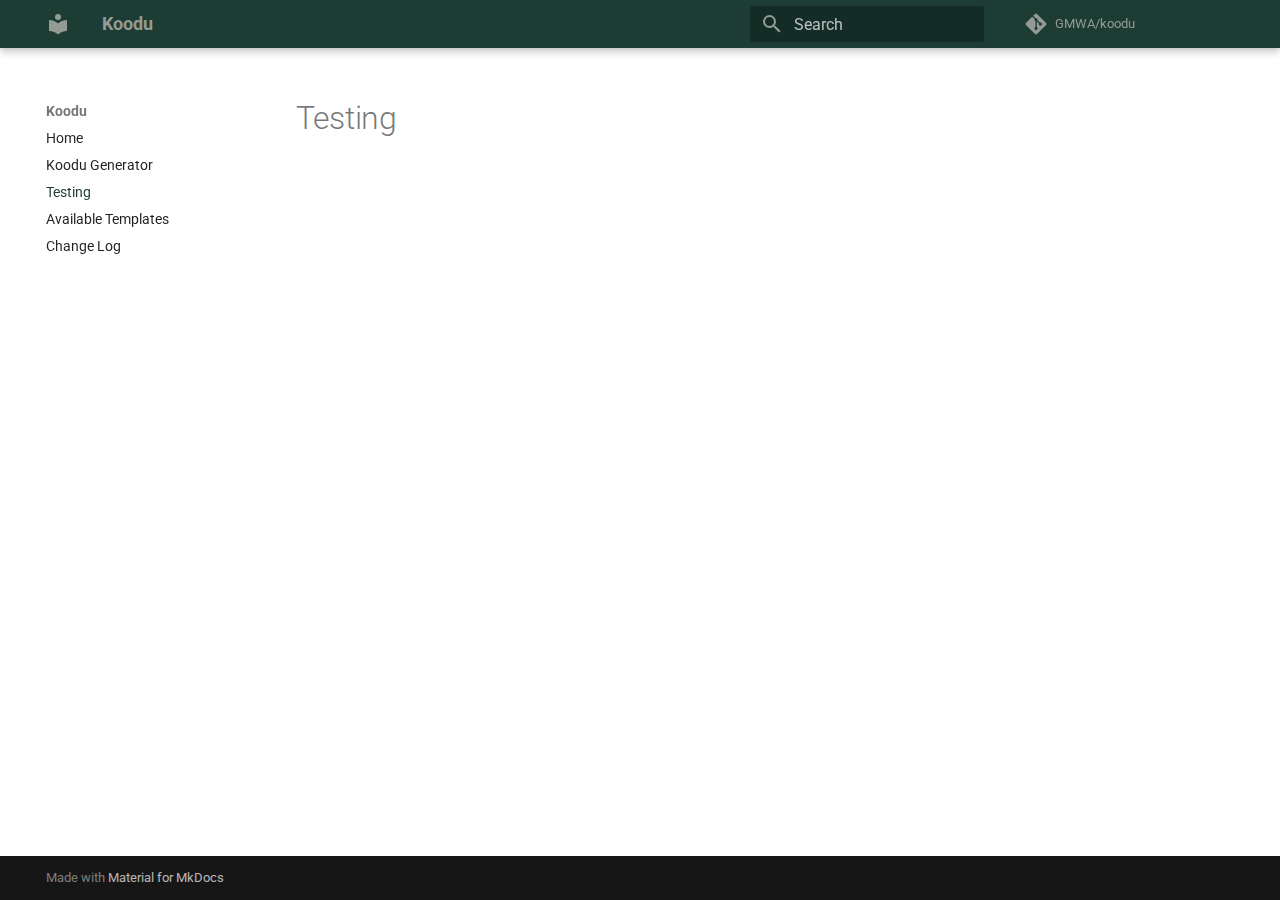
<file: testing/index.html>
<!doctype html>
<html lang="en" class="no-js">
  <head>
    
      <meta charset="utf-8">
      <meta name="viewport" content="width=device-width,initial-scale=1">
      
      
      
        <link rel="canonical" href="https://gmwa.github.io/koodu/testing/">
      
      
        <link rel="prev" href="../generator/">
      
      
        <link rel="next" href="../templates/">
      
      
      <link rel="icon" href="../assets/images/favicon.png">
      <meta name="generator" content="mkdocs-1.6.0, mkdocs-material-9.5.31">
    
    
      
        <title>Testing - Koodu</title>
      
    
    
      <link rel="stylesheet" href="../assets/stylesheets/main.3cba04c6.min.css">
      
        
        <link rel="stylesheet" href="../assets/stylesheets/palette.06af60db.min.css">
      
      


    
    
      
    
    
      
        
        
        <link rel="preconnect" href="https://fonts.gstatic.com" crossorigin>
        <link rel="stylesheet" href="https://fonts.googleapis.com/css?family=Roboto:300,300i,400,400i,700,700i%7CRoboto+Mono:400,400i,700,700i&display=fallback">
        <style>:root{--md-text-font:"Roboto";--md-code-font:"Roboto Mono"}</style>
      
    
    
      <link rel="stylesheet" href="../assets/stylesheets/extra.css">
    
    <script>__md_scope=new URL("..",location),__md_hash=e=>[...e].reduce((e,_)=>(e<<5)-e+_.charCodeAt(0),0),__md_get=(e,_=localStorage,t=__md_scope)=>JSON.parse(_.getItem(t.pathname+"."+e)),__md_set=(e,_,t=localStorage,a=__md_scope)=>{try{t.setItem(a.pathname+"."+e,JSON.stringify(_))}catch(e){}}</script>
    
      

    
    
    
  </head>
  
  
    
    
    
    
    
    <body dir="ltr" data-md-color-scheme="default" data-md-color-primary="custom" data-md-color-accent="indigo">
  
    
    <input class="md-toggle" data-md-toggle="drawer" type="checkbox" id="__drawer" autocomplete="off">
    <input class="md-toggle" data-md-toggle="search" type="checkbox" id="__search" autocomplete="off">
    <label class="md-overlay" for="__drawer"></label>
    <div data-md-component="skip">
      
    </div>
    <div data-md-component="announce">
      
    </div>
    
    
      

  

<header class="md-header md-header--shadow" data-md-component="header">
  <nav class="md-header__inner md-grid" aria-label="Header">
    <a href=".." title="Koodu" class="md-header__button md-logo" aria-label="Koodu" data-md-component="logo">
      
  
  <svg xmlns="http://www.w3.org/2000/svg" viewBox="0 0 24 24"><path d="M12 8a3 3 0 0 0 3-3 3 3 0 0 0-3-3 3 3 0 0 0-3 3 3 3 0 0 0 3 3m0 3.54C9.64 9.35 6.5 8 3 8v11c3.5 0 6.64 1.35 9 3.54 2.36-2.19 5.5-3.54 9-3.54V8c-3.5 0-6.64 1.35-9 3.54Z"/></svg>

    </a>
    <label class="md-header__button md-icon" for="__drawer">
      
      <svg xmlns="http://www.w3.org/2000/svg" viewBox="0 0 24 24"><path d="M3 6h18v2H3V6m0 5h18v2H3v-2m0 5h18v2H3v-2Z"/></svg>
    </label>
    <div class="md-header__title" data-md-component="header-title">
      <div class="md-header__ellipsis">
        <div class="md-header__topic">
          <span class="md-ellipsis">
            Koodu
          </span>
        </div>
        <div class="md-header__topic" data-md-component="header-topic">
          <span class="md-ellipsis">
            
              Testing
            
          </span>
        </div>
      </div>
    </div>
    
      
    
    
    
    
      <label class="md-header__button md-icon" for="__search">
        
        <svg xmlns="http://www.w3.org/2000/svg" viewBox="0 0 24 24"><path d="M9.5 3A6.5 6.5 0 0 1 16 9.5c0 1.61-.59 3.09-1.56 4.23l.27.27h.79l5 5-1.5 1.5-5-5v-.79l-.27-.27A6.516 6.516 0 0 1 9.5 16 6.5 6.5 0 0 1 3 9.5 6.5 6.5 0 0 1 9.5 3m0 2C7 5 5 7 5 9.5S7 14 9.5 14 14 12 14 9.5 12 5 9.5 5Z"/></svg>
      </label>
      <div class="md-search" data-md-component="search" role="dialog">
  <label class="md-search__overlay" for="__search"></label>
  <div class="md-search__inner" role="search">
    <form class="md-search__form" name="search">
      <input type="text" class="md-search__input" name="query" aria-label="Search" placeholder="Search" autocapitalize="off" autocorrect="off" autocomplete="off" spellcheck="false" data-md-component="search-query" required>
      <label class="md-search__icon md-icon" for="__search">
        
        <svg xmlns="http://www.w3.org/2000/svg" viewBox="0 0 24 24"><path d="M9.5 3A6.5 6.5 0 0 1 16 9.5c0 1.61-.59 3.09-1.56 4.23l.27.27h.79l5 5-1.5 1.5-5-5v-.79l-.27-.27A6.516 6.516 0 0 1 9.5 16 6.5 6.5 0 0 1 3 9.5 6.5 6.5 0 0 1 9.5 3m0 2C7 5 5 7 5 9.5S7 14 9.5 14 14 12 14 9.5 12 5 9.5 5Z"/></svg>
        
        <svg xmlns="http://www.w3.org/2000/svg" viewBox="0 0 24 24"><path d="M20 11v2H8l5.5 5.5-1.42 1.42L4.16 12l7.92-7.92L13.5 5.5 8 11h12Z"/></svg>
      </label>
      <nav class="md-search__options" aria-label="Search">
        
        <button type="reset" class="md-search__icon md-icon" title="Clear" aria-label="Clear" tabindex="-1">
          
          <svg xmlns="http://www.w3.org/2000/svg" viewBox="0 0 24 24"><path d="M19 6.41 17.59 5 12 10.59 6.41 5 5 6.41 10.59 12 5 17.59 6.41 19 12 13.41 17.59 19 19 17.59 13.41 12 19 6.41Z"/></svg>
        </button>
      </nav>
      
    </form>
    <div class="md-search__output">
      <div class="md-search__scrollwrap" tabindex="0" data-md-scrollfix>
        <div class="md-search-result" data-md-component="search-result">
          <div class="md-search-result__meta">
            Initializing search
          </div>
          <ol class="md-search-result__list" role="presentation"></ol>
        </div>
      </div>
    </div>
  </div>
</div>
    
    
      <div class="md-header__source">
        <a href="https://github.com/GMWA/koodu" title="Go to repository" class="md-source" data-md-component="source">
  <div class="md-source__icon md-icon">
    
    <svg xmlns="http://www.w3.org/2000/svg" viewBox="0 0 448 512"><!--! Font Awesome Free 6.6.0 by @fontawesome - https://fontawesome.com License - https://fontawesome.com/license/free (Icons: CC BY 4.0, Fonts: SIL OFL 1.1, Code: MIT License) Copyright 2024 Fonticons, Inc.--><path d="M439.55 236.05 244 40.45a28.87 28.87 0 0 0-40.81 0l-40.66 40.63 51.52 51.52c27.06-9.14 52.68 16.77 43.39 43.68l49.66 49.66c34.23-11.8 61.18 31 35.47 56.69-26.49 26.49-70.21-2.87-56-37.34L240.22 199v121.85c25.3 12.54 22.26 41.85 9.08 55a34.34 34.34 0 0 1-48.55 0c-17.57-17.6-11.07-46.91 11.25-56v-123c-20.8-8.51-24.6-30.74-18.64-45L142.57 101 8.45 235.14a28.86 28.86 0 0 0 0 40.81l195.61 195.6a28.86 28.86 0 0 0 40.8 0l194.69-194.69a28.86 28.86 0 0 0 0-40.81z"/></svg>
  </div>
  <div class="md-source__repository">
    GMWA/koodu
  </div>
</a>
      </div>
    
  </nav>
  
</header>
    
    <div class="md-container" data-md-component="container">
      
      
        
          
        
      
      <main class="md-main" data-md-component="main">
        <div class="md-main__inner md-grid">
          
            
              
              <div class="md-sidebar md-sidebar--primary" data-md-component="sidebar" data-md-type="navigation" >
                <div class="md-sidebar__scrollwrap">
                  <div class="md-sidebar__inner">
                    



<nav class="md-nav md-nav--primary" aria-label="Navigation" data-md-level="0">
  <label class="md-nav__title" for="__drawer">
    <a href=".." title="Koodu" class="md-nav__button md-logo" aria-label="Koodu" data-md-component="logo">
      
  
  <svg xmlns="http://www.w3.org/2000/svg" viewBox="0 0 24 24"><path d="M12 8a3 3 0 0 0 3-3 3 3 0 0 0-3-3 3 3 0 0 0-3 3 3 3 0 0 0 3 3m0 3.54C9.64 9.35 6.5 8 3 8v11c3.5 0 6.64 1.35 9 3.54 2.36-2.19 5.5-3.54 9-3.54V8c-3.5 0-6.64 1.35-9 3.54Z"/></svg>

    </a>
    Koodu
  </label>
  
    <div class="md-nav__source">
      <a href="https://github.com/GMWA/koodu" title="Go to repository" class="md-source" data-md-component="source">
  <div class="md-source__icon md-icon">
    
    <svg xmlns="http://www.w3.org/2000/svg" viewBox="0 0 448 512"><!--! Font Awesome Free 6.6.0 by @fontawesome - https://fontawesome.com License - https://fontawesome.com/license/free (Icons: CC BY 4.0, Fonts: SIL OFL 1.1, Code: MIT License) Copyright 2024 Fonticons, Inc.--><path d="M439.55 236.05 244 40.45a28.87 28.87 0 0 0-40.81 0l-40.66 40.63 51.52 51.52c27.06-9.14 52.68 16.77 43.39 43.68l49.66 49.66c34.23-11.8 61.18 31 35.47 56.69-26.49 26.49-70.21-2.87-56-37.34L240.22 199v121.85c25.3 12.54 22.26 41.85 9.08 55a34.34 34.34 0 0 1-48.55 0c-17.57-17.6-11.07-46.91 11.25-56v-123c-20.8-8.51-24.6-30.74-18.64-45L142.57 101 8.45 235.14a28.86 28.86 0 0 0 0 40.81l195.61 195.6a28.86 28.86 0 0 0 40.8 0l194.69-194.69a28.86 28.86 0 0 0 0-40.81z"/></svg>
  </div>
  <div class="md-source__repository">
    GMWA/koodu
  </div>
</a>
    </div>
  
  <ul class="md-nav__list" data-md-scrollfix>
    
      
      
  
  
  
  
    <li class="md-nav__item">
      <a href=".." class="md-nav__link">
        
  
  <span class="md-ellipsis">
    Home
  </span>
  

      </a>
    </li>
  

    
      
      
  
  
  
  
    <li class="md-nav__item">
      <a href="../generator/" class="md-nav__link">
        
  
  <span class="md-ellipsis">
    Koodu Generator
  </span>
  

      </a>
    </li>
  

    
      
      
  
  
    
  
  
  
    <li class="md-nav__item md-nav__item--active">
      
      <input class="md-nav__toggle md-toggle" type="checkbox" id="__toc">
      
      
      
      <a href="./" class="md-nav__link md-nav__link--active">
        
  
  <span class="md-ellipsis">
    Testing
  </span>
  

      </a>
      
    </li>
  

    
      
      
  
  
  
  
    <li class="md-nav__item">
      <a href="../templates/" class="md-nav__link">
        
  
  <span class="md-ellipsis">
    Available Templates
  </span>
  

      </a>
    </li>
  

    
      
      
  
  
  
  
    <li class="md-nav__item">
      <a href="../CHANGELOG/" class="md-nav__link">
        
  
  <span class="md-ellipsis">
    Change Log
  </span>
  

      </a>
    </li>
  

    
  </ul>
</nav>
                  </div>
                </div>
              </div>
            
            
              
              <div class="md-sidebar md-sidebar--secondary" data-md-component="sidebar" data-md-type="toc" >
                <div class="md-sidebar__scrollwrap">
                  <div class="md-sidebar__inner">
                    

<nav class="md-nav md-nav--secondary" aria-label="Table of contents">
  
  
  
  
</nav>
                  </div>
                </div>
              </div>
            
          
          
            <div class="md-content" data-md-component="content">
              <article class="md-content__inner md-typeset">
                
                  

  
  


  <h1>Testing</h1>














                
              </article>
            </div>
          
          
<script>var target=document.getElementById(location.hash.slice(1));target&&target.name&&(target.checked=target.name.startsWith("__tabbed_"))</script>
        </div>
        
      </main>
      
        <footer class="md-footer">
  
  <div class="md-footer-meta md-typeset">
    <div class="md-footer-meta__inner md-grid">
      <div class="md-copyright">
  
  
    Made with
    <a href="https://squidfunk.github.io/mkdocs-material/" target="_blank" rel="noopener">
      Material for MkDocs
    </a>
  
</div>
      
    </div>
  </div>
</footer>
      
    </div>
    <div class="md-dialog" data-md-component="dialog">
      <div class="md-dialog__inner md-typeset"></div>
    </div>
    
    
    <script id="__config" type="application/json">{"base": "..", "features": [], "search": "../assets/javascripts/workers/search.b8dbb3d2.min.js", "translations": {"clipboard.copied": "Copied to clipboard", "clipboard.copy": "Copy to clipboard", "search.result.more.one": "1 more on this page", "search.result.more.other": "# more on this page", "search.result.none": "No matching documents", "search.result.one": "1 matching document", "search.result.other": "# matching documents", "search.result.placeholder": "Type to start searching", "search.result.term.missing": "Missing", "select.version": "Select version"}}</script>
    
    
      <script src="../assets/javascripts/bundle.fe8b6f2b.min.js"></script>
      
    
  </body>
</html>
</file>
<file: assets/stylesheets/extra.css>
:root {
  --md-primary-fg-color: #1c3c34;
  --md-primary-fg-color--light: #949b94;
  --md-primary-fg-color--dark:  #8c9c9c;
  --md-primary-bg-color: #949b94;
}
</file>
<file: assets/stylesheets/main.3cba04c6.min.css>
@charset "UTF-8";html{-webkit-text-size-adjust:none;-moz-text-size-adjust:none;text-size-adjust:none;box-sizing:border-box}*,:after,:before{box-sizing:inherit}@media (prefers-reduced-motion){*,:after,:before{transition:none!important}}body{margin:0}a,button,input,label{-webkit-tap-highlight-color:transparent}a{color:inherit;text-decoration:none}hr{border:0;box-sizing:initial;display:block;height:.05rem;overflow:visible;padding:0}small{font-size:80%}sub,sup{line-height:1em}img{border-style:none}table{border-collapse:initial;border-spacing:0}td,th{font-weight:400;vertical-align:top}button{background:#0000;border:0;font-family:inherit;font-size:inherit;margin:0;padding:0}input{border:0;outline:none}:root{--md-primary-fg-color:#4051b5;--md-primary-fg-color--light:#5d6cc0;--md-primary-fg-color--dark:#303fa1;--md-primary-bg-color:#fff;--md-primary-bg-color--light:#ffffffb3;--md-accent-fg-color:#526cfe;--md-accent-fg-color--transparent:#526cfe1a;--md-accent-bg-color:#fff;--md-accent-bg-color--light:#ffffffb3}[data-md-color-scheme=default]{color-scheme:light}[data-md-color-scheme=default] img[src$="#gh-dark-mode-only"],[data-md-color-scheme=default] img[src$="#only-dark"]{display:none}:root,[data-md-color-scheme=default]{--md-hue:225deg;--md-default-fg-color:#000000de;--md-default-fg-color--light:#0000008a;--md-default-fg-color--lighter:#00000052;--md-default-fg-color--lightest:#00000012;--md-default-bg-color:#fff;--md-default-bg-color--light:#ffffffb3;--md-default-bg-color--lighter:#ffffff4d;--md-default-bg-color--lightest:#ffffff1f;--md-code-fg-color:#36464e;--md-code-bg-color:#f5f5f5;--md-code-hl-color:#4287ff;--md-code-hl-color--light:#4287ff1a;--md-code-hl-number-color:#d52a2a;--md-code-hl-special-color:#db1457;--md-code-hl-function-color:#a846b9;--md-code-hl-constant-color:#6e59d9;--md-code-hl-keyword-color:#3f6ec6;--md-code-hl-string-color:#1c7d4d;--md-code-hl-name-color:var(--md-code-fg-color);--md-code-hl-operator-color:var(--md-default-fg-color--light);--md-code-hl-punctuation-color:var(--md-default-fg-color--light);--md-code-hl-comment-color:var(--md-default-fg-color--light);--md-code-hl-generic-color:var(--md-default-fg-color--light);--md-code-hl-variable-color:var(--md-default-fg-color--light);--md-typeset-color:var(--md-default-fg-color);--md-typeset-a-color:var(--md-primary-fg-color);--md-typeset-del-color:#f5503d26;--md-typeset-ins-color:#0bd57026;--md-typeset-kbd-color:#fafafa;--md-typeset-kbd-accent-color:#fff;--md-typeset-kbd-border-color:#b8b8b8;--md-typeset-mark-color:#ffff0080;--md-typeset-table-color:#0000001f;--md-typeset-table-color--light:rgba(0,0,0,.035);--md-admonition-fg-color:var(--md-default-fg-color);--md-admonition-bg-color:var(--md-default-bg-color);--md-warning-fg-color:#000000de;--md-warning-bg-color:#ff9;--md-footer-fg-color:#fff;--md-footer-fg-color--light:#ffffffb3;--md-footer-fg-color--lighter:#ffffff73;--md-footer-bg-color:#000000de;--md-footer-bg-color--dark:#00000052;--md-shadow-z1:0 0.2rem 0.5rem #0000000d,0 0 0.05rem #0000001a;--md-shadow-z2:0 0.2rem 0.5rem #0000001a,0 0 0.05rem #00000040;--md-shadow-z3:0 0.2rem 0.5rem #0003,0 0 0.05rem #00000059}.md-icon svg{fill:currentcolor;display:block;height:1.2rem;width:1.2rem}body{-webkit-font-smoothing:antialiased;-moz-osx-font-smoothing:grayscale;--md-text-font-family:var(--md-text-font,_),-apple-system,BlinkMacSystemFont,Helvetica,Arial,sans-serif;--md-code-font-family:var(--md-code-font,_),SFMono-Regular,Consolas,Menlo,monospace}aside,body,input{font-feature-settings:"kern","liga";color:var(--md-typeset-color);font-family:var(--md-text-font-family)}code,kbd,pre{font-feature-settings:"kern";font-family:var(--md-code-font-family)}:root{--md-typeset-table-sort-icon:url('data:image/svg+xml;charset=utf-8,<svg xmlns="http://www.w3.org/2000/svg" viewBox="0 0 24 24"><path d="m18 21-4-4h3V7h-3l4-4 4 4h-3v10h3M2 19v-2h10v2M2 13v-2h7v2M2 7V5h4v2H2Z"/></svg>');--md-typeset-table-sort-icon--asc:url('data:image/svg+xml;charset=utf-8,<svg xmlns="http://www.w3.org/2000/svg" viewBox="0 0 24 24"><path d="M19 17h3l-4 4-4-4h3V3h2M2 17h10v2H2M6 5v2H2V5m0 6h7v2H2v-2Z"/></svg>');--md-typeset-table-sort-icon--desc:url('data:image/svg+xml;charset=utf-8,<svg xmlns="http://www.w3.org/2000/svg" viewBox="0 0 24 24"><path d="M19 7h3l-4-4-4 4h3v14h2M2 17h10v2H2M6 5v2H2V5m0 6h7v2H2v-2Z"/></svg>')}.md-typeset{-webkit-print-color-adjust:exact;color-adjust:exact;font-size:.8rem;line-height:1.6}@media print{.md-typeset{font-size:.68rem}}.md-typeset blockquote,.md-typeset dl,.md-typeset figure,.md-typeset ol,.md-typeset pre,.md-typeset ul{margin-bottom:1em;margin-top:1em}.md-typeset h1{color:var(--md-default-fg-color--light);font-size:2em;line-height:1.3;margin:0 0 1.25em}.md-typeset h1,.md-typeset h2{font-weight:300;letter-spacing:-.01em}.md-typeset h2{font-size:1.5625em;line-height:1.4;margin:1.6em 0 .64em}.md-typeset h3{font-size:1.25em;font-weight:400;letter-spacing:-.01em;line-height:1.5;margin:1.6em 0 .8em}.md-typeset h2+h3{margin-top:.8em}.md-typeset h4{font-weight:700;letter-spacing:-.01em;margin:1em 0}.md-typeset h5,.md-typeset h6{color:var(--md-default-fg-color--light);font-size:.8em;font-weight:700;letter-spacing:-.01em;margin:1.25em 0}.md-typeset h5{text-transform:uppercase}.md-typeset hr{border-bottom:.05rem solid var(--md-default-fg-color--lightest);display:flow-root;margin:1.5em 0}.md-typeset a{color:var(--md-typeset-a-color);word-break:break-word}.md-typeset a,.md-typeset a:before{transition:color 125ms}.md-typeset a:focus,.md-typeset a:hover{color:var(--md-accent-fg-color)}.md-typeset a:focus code,.md-typeset a:hover code{background-color:var(--md-accent-fg-color--transparent)}.md-typeset a code{color:currentcolor;transition:background-color 125ms}.md-typeset a.focus-visible{outline-color:var(--md-accent-fg-color);outline-offset:.2rem}.md-typeset code,.md-typeset kbd,.md-typeset pre{color:var(--md-code-fg-color);direction:ltr;font-variant-ligatures:none}@media print{.md-typeset code,.md-typeset kbd,.md-typeset pre{white-space:pre-wrap}}.md-typeset code{background-color:var(--md-code-bg-color);border-radius:.1rem;-webkit-box-decoration-break:clone;box-decoration-break:clone;font-size:.85em;padding:0 .2941176471em;word-break:break-word}.md-typeset code:not(.focus-visible){-webkit-tap-highlight-color:transparent;outline:none}.md-typeset pre{display:flow-root;line-height:1.4;position:relative}.md-typeset pre>code{-webkit-box-decoration-break:slice;box-decoration-break:slice;box-shadow:none;display:block;margin:0;outline-color:var(--md-accent-fg-color);overflow:auto;padding:.7720588235em 1.1764705882em;scrollbar-color:var(--md-default-fg-color--lighter) #0000;scrollbar-width:thin;touch-action:auto;word-break:normal}.md-typeset pre>code:hover{scrollbar-color:var(--md-accent-fg-color) #0000}.md-typeset pre>code::-webkit-scrollbar{height:.2rem;width:.2rem}.md-typeset pre>code::-webkit-scrollbar-thumb{background-color:var(--md-default-fg-color--lighter)}.md-typeset pre>code::-webkit-scrollbar-thumb:hover{background-color:var(--md-accent-fg-color)}.md-typeset kbd{background-color:var(--md-typeset-kbd-color);border-radius:.1rem;box-shadow:0 .1rem 0 .05rem var(--md-typeset-kbd-border-color),0 .1rem 0 var(--md-typeset-kbd-border-color),0 -.1rem .2rem var(--md-typeset-kbd-accent-color) inset;color:var(--md-default-fg-color);display:inline-block;font-size:.75em;padding:0 .6666666667em;vertical-align:text-top;word-break:break-word}.md-typeset mark{background-color:var(--md-typeset-mark-color);-webkit-box-decoration-break:clone;box-decoration-break:clone;color:inherit;word-break:break-word}.md-typeset abbr{border-bottom:.05rem dotted var(--md-default-fg-color--light);cursor:help;text-decoration:none}.md-typeset small{opacity:.75}[dir=ltr] .md-typeset sub,[dir=ltr] .md-typeset sup{margin-left:.078125em}[dir=rtl] .md-typeset sub,[dir=rtl] .md-typeset sup{margin-right:.078125em}[dir=ltr] .md-typeset blockquote{padding-left:.6rem}[dir=rtl] .md-typeset blockquote{padding-right:.6rem}[dir=ltr] .md-typeset blockquote{border-left:.2rem solid var(--md-default-fg-color--lighter)}[dir=rtl] .md-typeset blockquote{border-right:.2rem solid var(--md-default-fg-color--lighter)}.md-typeset blockquote{color:var(--md-default-fg-color--light);margin-left:0;margin-right:0}.md-typeset ul{list-style-type:disc}[dir=ltr] .md-typeset ol,[dir=ltr] .md-typeset ul{margin-left:.625em}[dir=rtl] .md-typeset ol,[dir=rtl] .md-typeset ul{margin-right:.625em}.md-typeset ol,.md-typeset ul{padding:0}.md-typeset ol:not([hidden]),.md-typeset ul:not([hidden]){display:flow-root}.md-typeset ol ol,.md-typeset ul ol{list-style-type:lower-alpha}.md-typeset ol ol ol,.md-typeset ul ol ol{list-style-type:lower-roman}[dir=ltr] .md-typeset ol li,[dir=ltr] .md-typeset ul li{margin-left:1.25em}[dir=rtl] .md-typeset ol li,[dir=rtl] .md-typeset ul li{margin-right:1.25em}.md-typeset ol li,.md-typeset ul li{margin-bottom:.5em}.md-typeset ol li blockquote,.md-typeset ol li p,.md-typeset ul li blockquote,.md-typeset ul li p{margin:.5em 0}.md-typeset ol li:last-child,.md-typeset ul li:last-child{margin-bottom:0}[dir=ltr] .md-typeset ol li ol,[dir=ltr] .md-typeset ol li ul,[dir=ltr] .md-typeset ul li ol,[dir=ltr] .md-typeset ul li ul{margin-left:.625em}[dir=rtl] .md-typeset ol li ol,[dir=rtl] .md-typeset ol li ul,[dir=rtl] .md-typeset ul li ol,[dir=rtl] .md-typeset ul li ul{margin-right:.625em}.md-typeset ol li ol,.md-typeset ol li ul,.md-typeset ul li ol,.md-typeset ul li ul{margin-bottom:.5em;margin-top:.5em}[dir=ltr] .md-typeset dd{margin-left:1.875em}[dir=rtl] .md-typeset dd{margin-right:1.875em}.md-typeset dd{margin-bottom:1.5em;margin-top:1em}.md-typeset img,.md-typeset svg,.md-typeset video{height:auto;max-width:100%}.md-typeset img[align=left]{margin:1em 1em 1em 0}.md-typeset img[align=right]{margin:1em 0 1em 1em}.md-typeset img[align]:only-child{margin-top:0}.md-typeset figure{display:flow-root;margin:1em auto;max-width:100%;text-align:center;width:-moz-fit-content;width:fit-content}.md-typeset figure img{display:block;margin:0 auto}.md-typeset figcaption{font-style:italic;margin:1em auto;max-width:24rem}.md-typeset iframe{max-width:100%}.md-typeset table:not([class]){background-color:var(--md-default-bg-color);border:.05rem solid var(--md-typeset-table-color);border-radius:.1rem;display:inline-block;font-size:.64rem;max-width:100%;overflow:auto;touch-action:auto}@media print{.md-typeset table:not([class]){display:table}}.md-typeset table:not([class])+*{margin-top:1.5em}.md-typeset table:not([class]) td>:first-child,.md-typeset table:not([class]) th>:first-child{margin-top:0}.md-typeset table:not([class]) td>:last-child,.md-typeset table:not([class]) th>:last-child{margin-bottom:0}.md-typeset table:not([class]) td:not([align]),.md-typeset table:not([class]) th:not([align]){text-align:left}[dir=rtl] .md-typeset table:not([class]) td:not([align]),[dir=rtl] .md-typeset table:not([class]) th:not([align]){text-align:right}.md-typeset table:not([class]) th{font-weight:700;min-width:5rem;padding:.9375em 1.25em;vertical-align:top}.md-typeset table:not([class]) td{border-top:.05rem solid var(--md-typeset-table-color);padding:.9375em 1.25em;vertical-align:top}.md-typeset table:not([class]) tbody tr{transition:background-color 125ms}.md-typeset table:not([class]) tbody tr:hover{background-color:var(--md-typeset-table-color--light);box-shadow:0 .05rem 0 var(--md-default-bg-color) inset}.md-typeset table:not([class]) a{word-break:normal}.md-typeset table th[role=columnheader]{cursor:pointer}[dir=ltr] .md-typeset table th[role=columnheader]:after{margin-left:.5em}[dir=rtl] .md-typeset table th[role=columnheader]:after{margin-right:.5em}.md-typeset table th[role=columnheader]:after{content:"";display:inline-block;height:1.2em;-webkit-mask-image:var(--md-typeset-table-sort-icon);mask-image:var(--md-typeset-table-sort-icon);-webkit-mask-repeat:no-repeat;mask-repeat:no-repeat;-webkit-mask-size:contain;mask-size:contain;transition:background-color 125ms;vertical-align:text-bottom;width:1.2em}.md-typeset table th[role=columnheader]:hover:after{background-color:var(--md-default-fg-color--lighter)}.md-typeset table th[role=columnheader][aria-sort=ascending]:after{background-color:var(--md-default-fg-color--light);-webkit-mask-image:var(--md-typeset-table-sort-icon--asc);mask-image:var(--md-typeset-table-sort-icon--asc)}.md-typeset table th[role=columnheader][aria-sort=descending]:after{background-color:var(--md-default-fg-color--light);-webkit-mask-image:var(--md-typeset-table-sort-icon--desc);mask-image:var(--md-typeset-table-sort-icon--desc)}.md-typeset__scrollwrap{margin:1em -.8rem;overflow-x:auto;touch-action:auto}.md-typeset__table{display:inline-block;margin-bottom:.5em;padding:0 .8rem}@media print{.md-typeset__table{display:block}}html .md-typeset__table table{display:table;margin:0;overflow:hidden;width:100%}@media screen and (max-width:44.984375em){.md-content__inner>pre{margin:1em -.8rem}.md-content__inner>pre code{border-radius:0}}.md-typeset .md-author{border-radius:100%;display:block;flex-shrink:0;height:1.6rem;overflow:hidden;position:relative;transition:color 125ms,transform 125ms;width:1.6rem}.md-typeset .md-author img{display:block}.md-typeset .md-author--more{background:var(--md-default-fg-color--lightest);color:var(--md-default-fg-color--lighter);font-size:.6rem;font-weight:700;line-height:1.6rem;text-align:center}.md-typeset .md-author--long{height:2.4rem;width:2.4rem}.md-typeset a.md-author{transform:scale(1)}.md-typeset a.md-author img{border-radius:100%;filter:grayscale(100%) opacity(75%);transition:filter 125ms}.md-typeset a.md-author:focus,.md-typeset a.md-author:hover{transform:scale(1.1);z-index:1}.md-typeset a.md-author:focus img,.md-typeset a.md-author:hover img{filter:grayscale(0)}.md-banner{background-color:var(--md-footer-bg-color);color:var(--md-footer-fg-color);overflow:auto}@media print{.md-banner{display:none}}.md-banner--warning{background-color:var(--md-warning-bg-color);color:var(--md-warning-fg-color)}.md-banner__inner{font-size:.7rem;margin:.6rem auto;padding:0 .8rem}[dir=ltr] .md-banner__button{float:right}[dir=rtl] .md-banner__button{float:left}.md-banner__button{color:inherit;cursor:pointer;transition:opacity .25s}.no-js .md-banner__button{display:none}.md-banner__button:hover{opacity:.7}html{font-size:125%;height:100%;overflow-x:hidden}@media screen and (min-width:100em){html{font-size:137.5%}}@media screen and (min-width:125em){html{font-size:150%}}body{background-color:var(--md-default-bg-color);display:flex;flex-direction:column;font-size:.5rem;min-height:100%;position:relative;width:100%}@media print{body{display:block}}@media screen and (max-width:59.984375em){body[data-md-scrolllock]{position:fixed}}.md-grid{margin-left:auto;margin-right:auto;max-width:61rem}.md-container{display:flex;flex-direction:column;flex-grow:1}@media print{.md-container{display:block}}.md-main{flex-grow:1}.md-main__inner{display:flex;height:100%;margin-top:1.5rem}.md-ellipsis{overflow:hidden;text-overflow:ellipsis}.md-toggle{display:none}.md-option{height:0;opacity:0;position:absolute;width:0}.md-option:checked+label:not([hidden]){display:block}.md-option.focus-visible+label{outline-color:var(--md-accent-fg-color);outline-style:auto}.md-skip{background-color:var(--md-default-fg-color);border-radius:.1rem;color:var(--md-default-bg-color);font-size:.64rem;margin:.5rem;opacity:0;outline-color:var(--md-accent-fg-color);padding:.3rem .5rem;position:fixed;transform:translateY(.4rem);z-index:-1}.md-skip:focus{opacity:1;transform:translateY(0);transition:transform .25s cubic-bezier(.4,0,.2,1),opacity 175ms 75ms;z-index:10}@page{margin:25mm}:root{--md-clipboard-icon:url('data:image/svg+xml;charset=utf-8,<svg xmlns="http://www.w3.org/2000/svg" viewBox="0 0 24 24"><path d="M19 21H8V7h11m0-2H8a2 2 0 0 0-2 2v14a2 2 0 0 0 2 2h11a2 2 0 0 0 2-2V7a2 2 0 0 0-2-2m-3-4H4a2 2 0 0 0-2 2v14h2V3h12V1Z"/></svg>')}.md-clipboard{border-radius:.1rem;color:var(--md-default-fg-color--lightest);cursor:pointer;height:1.5em;outline-color:var(--md-accent-fg-color);outline-offset:.1rem;position:absolute;right:.5em;top:.5em;transition:color .25s;width:1.5em;z-index:1}@media print{.md-clipboard{display:none}}.md-clipboard:not(.focus-visible){-webkit-tap-highlight-color:transparent;outline:none}:hover>.md-clipboard{color:var(--md-default-fg-color--light)}.md-clipboard:focus,.md-clipboard:hover{color:var(--md-accent-fg-color)}.md-clipboard:after{background-color:currentcolor;content:"";display:block;height:1.125em;margin:0 auto;-webkit-mask-image:var(--md-clipboard-icon);mask-image:var(--md-clipboard-icon);-webkit-mask-position:center;mask-position:center;-webkit-mask-repeat:no-repeat;mask-repeat:no-repeat;-webkit-mask-size:contain;mask-size:contain;width:1.125em}.md-clipboard--inline{cursor:pointer}.md-clipboard--inline code{transition:color .25s,background-color .25s}.md-clipboard--inline:focus code,.md-clipboard--inline:hover code{background-color:var(--md-accent-fg-color--transparent);color:var(--md-accent-fg-color)}.md-typeset .md-code__content{display:grid}@keyframes consent{0%{opacity:0;transform:translateY(100%)}to{opacity:1;transform:translateY(0)}}@keyframes overlay{0%{opacity:0}to{opacity:1}}.md-consent__overlay{animation:overlay .25s both;-webkit-backdrop-filter:blur(.1rem);backdrop-filter:blur(.1rem);background-color:#0000008a;height:100%;opacity:1;position:fixed;top:0;width:100%;z-index:5}.md-consent__inner{animation:consent .5s cubic-bezier(.1,.7,.1,1) both;background-color:var(--md-default-bg-color);border:0;border-radius:.1rem;bottom:0;box-shadow:0 0 .2rem #0000001a,0 .2rem .4rem #0003;max-height:100%;overflow:auto;padding:0;position:fixed;width:100%;z-index:5}.md-consent__form{padding:.8rem}.md-consent__settings{display:none;margin:1em 0}input:checked+.md-consent__settings{display:block}.md-consent__controls{margin-bottom:.8rem}.md-typeset .md-consent__controls .md-button{display:inline}@media screen and (max-width:44.984375em){.md-typeset .md-consent__controls .md-button{display:block;margin-top:.4rem;text-align:center;width:100%}}.md-consent label{cursor:pointer}.md-content{flex-grow:1;min-width:0}.md-content__inner{margin:0 .8rem 1.2rem;padding-top:.6rem}@media screen and (min-width:76.25em){[dir=ltr] .md-sidebar--primary:not([hidden])~.md-content>.md-content__inner{margin-left:1.2rem}[dir=ltr] .md-sidebar--secondary:not([hidden])~.md-content>.md-content__inner,[dir=rtl] .md-sidebar--primary:not([hidden])~.md-content>.md-content__inner{margin-right:1.2rem}[dir=rtl] .md-sidebar--secondary:not([hidden])~.md-content>.md-content__inner{margin-left:1.2rem}}.md-content__inner:before{content:"";display:block;height:.4rem}.md-content__inner>:last-child{margin-bottom:0}[dir=ltr] .md-content__button{float:right}[dir=rtl] .md-content__button{float:left}[dir=ltr] .md-content__button{margin-left:.4rem}[dir=rtl] .md-content__button{margin-right:.4rem}.md-content__button{margin:.4rem 0;padding:0}@media print{.md-content__button{display:none}}.md-typeset .md-content__button{color:var(--md-default-fg-color--lighter)}.md-content__button svg{display:inline;vertical-align:top}[dir=rtl] .md-content__button svg{transform:scaleX(-1)}[dir=ltr] .md-dialog{right:.8rem}[dir=rtl] .md-dialog{left:.8rem}.md-dialog{background-color:var(--md-default-fg-color);border-radius:.1rem;bottom:.8rem;box-shadow:var(--md-shadow-z3);min-width:11.1rem;opacity:0;padding:.4rem .6rem;pointer-events:none;position:fixed;transform:translateY(100%);transition:transform 0ms .4s,opacity .4s;z-index:4}@media print{.md-dialog{display:none}}.md-dialog--active{opacity:1;pointer-events:auto;transform:translateY(0);transition:transform .4s cubic-bezier(.075,.85,.175,1),opacity .4s}.md-dialog__inner{color:var(--md-default-bg-color);font-size:.7rem}.md-feedback{margin:2em 0 1em;text-align:center}.md-feedback fieldset{border:none;margin:0;padding:0}.md-feedback__title{font-weight:700;margin:1em auto}.md-feedback__inner{position:relative}.md-feedback__list{display:flex;flex-wrap:wrap;place-content:baseline center;position:relative}.md-feedback__list:hover .md-icon:not(:disabled){color:var(--md-default-fg-color--lighter)}:disabled .md-feedback__list{min-height:1.8rem}.md-feedback__icon{color:var(--md-default-fg-color--light);cursor:pointer;flex-shrink:0;margin:0 .1rem;transition:color 125ms}.md-feedback__icon:not(:disabled).md-icon:hover{color:var(--md-accent-fg-color)}.md-feedback__icon:disabled{color:var(--md-default-fg-color--lightest);pointer-events:none}.md-feedback__note{opacity:0;position:relative;transform:translateY(.4rem);transition:transform .4s cubic-bezier(.1,.7,.1,1),opacity .15s}.md-feedback__note>*{margin:0 auto;max-width:16rem}:disabled .md-feedback__note{opacity:1;transform:translateY(0)}.md-footer{background-color:var(--md-footer-bg-color);color:var(--md-footer-fg-color)}@media print{.md-footer{display:none}}.md-footer__inner{justify-content:space-between;overflow:auto;padding:.2rem}.md-footer__inner:not([hidden]){display:flex}.md-footer__link{align-items:end;display:flex;flex-grow:0.01;margin-bottom:.4rem;margin-top:1rem;max-width:100%;outline-color:var(--md-accent-fg-color);overflow:hidden;transition:opacity .25s}.md-footer__link:focus,.md-footer__link:hover{opacity:.7}[dir=rtl] .md-footer__link svg{transform:scaleX(-1)}@media screen and (max-width:44.984375em){.md-footer__link--prev{flex-shrink:0}.md-footer__link--prev .md-footer__title{display:none}}[dir=ltr] .md-footer__link--next{margin-left:auto}[dir=rtl] .md-footer__link--next{margin-right:auto}.md-footer__link--next{text-align:right}[dir=rtl] .md-footer__link--next{text-align:left}.md-footer__title{flex-grow:1;font-size:.9rem;margin-bottom:.7rem;max-width:calc(100% - 2.4rem);padding:0 1rem;white-space:nowrap}.md-footer__button{margin:.2rem;padding:.4rem}.md-footer__direction{font-size:.64rem;opacity:.7}.md-footer-meta{background-color:var(--md-footer-bg-color--dark)}.md-footer-meta__inner{display:flex;flex-wrap:wrap;justify-content:space-between;padding:.2rem}html .md-footer-meta.md-typeset a{color:var(--md-footer-fg-color--light)}html .md-footer-meta.md-typeset a:focus,html .md-footer-meta.md-typeset a:hover{color:var(--md-footer-fg-color)}.md-copyright{color:var(--md-footer-fg-color--lighter);font-size:.64rem;margin:auto .6rem;padding:.4rem 0;width:100%}@media screen and (min-width:45em){.md-copyright{width:auto}}.md-copyright__highlight{color:var(--md-footer-fg-color--light)}.md-social{display:inline-flex;gap:.2rem;margin:0 .4rem;padding:.2rem 0 .6rem}@media screen and (min-width:45em){.md-social{padding:.6rem 0}}.md-social__link{display:inline-block;height:1.6rem;text-align:center;width:1.6rem}.md-social__link:before{line-height:1.9}.md-social__link svg{fill:currentcolor;max-height:.8rem;vertical-align:-25%}.md-typeset .md-button{border:.1rem solid;border-radius:.1rem;color:var(--md-primary-fg-color);cursor:pointer;display:inline-block;font-weight:700;padding:.625em 2em;transition:color 125ms,background-color 125ms,border-color 125ms}.md-typeset .md-button--primary{background-color:var(--md-primary-fg-color);border-color:var(--md-primary-fg-color);color:var(--md-primary-bg-color)}.md-typeset .md-button:focus,.md-typeset .md-button:hover{background-color:var(--md-accent-fg-color);border-color:var(--md-accent-fg-color);color:var(--md-accent-bg-color)}[dir=ltr] .md-typeset .md-input{border-top-left-radius:.1rem}[dir=ltr] .md-typeset .md-input,[dir=rtl] .md-typeset .md-input{border-top-right-radius:.1rem}[dir=rtl] .md-typeset .md-input{border-top-left-radius:.1rem}.md-typeset .md-input{border-bottom:.1rem solid var(--md-default-fg-color--lighter);box-shadow:var(--md-shadow-z1);font-size:.8rem;height:1.8rem;padding:0 .6rem;transition:border .25s,box-shadow .25s}.md-typeset .md-input:focus,.md-typeset .md-input:hover{border-bottom-color:var(--md-accent-fg-color);box-shadow:var(--md-shadow-z2)}.md-typeset .md-input--stretch{width:100%}.md-header{background-color:var(--md-primary-fg-color);box-shadow:0 0 .2rem #0000,0 .2rem .4rem #0000;color:var(--md-primary-bg-color);display:block;left:0;position:sticky;right:0;top:0;z-index:4}@media print{.md-header{display:none}}.md-header[hidden]{transform:translateY(-100%);transition:transform .25s cubic-bezier(.8,0,.6,1),box-shadow .25s}.md-header--shadow{box-shadow:0 0 .2rem #0000001a,0 .2rem .4rem #0003;transition:transform .25s cubic-bezier(.1,.7,.1,1),box-shadow .25s}.md-header__inner{align-items:center;display:flex;padding:0 .2rem}.md-header__button{color:currentcolor;cursor:pointer;margin:.2rem;outline-color:var(--md-accent-fg-color);padding:.4rem;position:relative;transition:opacity .25s;vertical-align:middle;z-index:1}.md-header__button:hover{opacity:.7}.md-header__button:not([hidden]){display:inline-block}.md-header__button:not(.focus-visible){-webkit-tap-highlight-color:transparent;outline:none}.md-header__button.md-logo{margin:.2rem;padding:.4rem}@media screen and (max-width:76.234375em){.md-header__button.md-logo{display:none}}.md-header__button.md-logo img,.md-header__button.md-logo svg{fill:currentcolor;display:block;height:1.2rem;width:auto}@media screen and (min-width:60em){.md-header__button[for=__search]{display:none}}.no-js .md-header__button[for=__search]{display:none}[dir=rtl] .md-header__button[for=__search] svg{transform:scaleX(-1)}@media screen and (min-width:76.25em){.md-header__button[for=__drawer]{display:none}}.md-header__topic{display:flex;max-width:100%;position:absolute;transition:transform .4s cubic-bezier(.1,.7,.1,1),opacity .15s;white-space:nowrap}.md-header__topic+.md-header__topic{opacity:0;pointer-events:none;transform:translateX(1.25rem);transition:transform .4s cubic-bezier(1,.7,.1,.1),opacity .15s;z-index:-1}[dir=rtl] .md-header__topic+.md-header__topic{transform:translateX(-1.25rem)}.md-header__topic:first-child{font-weight:700}[dir=ltr] .md-header__title{margin-left:1rem;margin-right:.4rem}[dir=rtl] .md-header__title{margin-left:.4rem;margin-right:1rem}.md-header__title{flex-grow:1;font-size:.9rem;height:2.4rem;line-height:2.4rem}.md-header__title--active .md-header__topic{opacity:0;pointer-events:none;transform:translateX(-1.25rem);transition:transform .4s cubic-bezier(1,.7,.1,.1),opacity .15s;z-index:-1}[dir=rtl] .md-header__title--active .md-header__topic{transform:translateX(1.25rem)}.md-header__title--active .md-header__topic+.md-header__topic{opacity:1;pointer-events:auto;transform:translateX(0);transition:transform .4s cubic-bezier(.1,.7,.1,1),opacity .15s;z-index:0}.md-header__title>.md-header__ellipsis{height:100%;position:relative;width:100%}.md-header__option{display:flex;flex-shrink:0;max-width:100%;transition:max-width 0ms .25s,opacity .25s .25s;white-space:nowrap}[data-md-toggle=search]:checked~.md-header .md-header__option{max-width:0;opacity:0;transition:max-width 0ms,opacity 0ms}.md-header__option>input{bottom:0}.md-header__source{display:none}@media screen and (min-width:60em){[dir=ltr] .md-header__source{margin-left:1rem}[dir=rtl] .md-header__source{margin-right:1rem}.md-header__source{display:block;max-width:11.7rem;width:11.7rem}}@media screen and (min-width:76.25em){[dir=ltr] .md-header__source{margin-left:1.4rem}[dir=rtl] .md-header__source{margin-right:1.4rem}}.md-meta{color:var(--md-default-fg-color--light);font-size:.7rem;line-height:1.3}.md-meta__list{display:inline-flex;flex-wrap:wrap;list-style:none;margin:0;padding:0}.md-meta__item:not(:last-child):after{content:"·";margin-left:.2rem;margin-right:.2rem}.md-meta__link{color:var(--md-typeset-a-color)}.md-meta__link:focus,.md-meta__link:hover{color:var(--md-accent-fg-color)}.md-draft{background-color:#ff1744;border-radius:.125em;color:#fff;display:inline-block;font-weight:700;padding-left:.5714285714em;padding-right:.5714285714em}:root{--md-nav-icon--prev:url('data:image/svg+xml;charset=utf-8,<svg xmlns="http://www.w3.org/2000/svg" viewBox="0 0 24 24"><path d="M20 11v2H8l5.5 5.5-1.42 1.42L4.16 12l7.92-7.92L13.5 5.5 8 11h12Z"/></svg>');--md-nav-icon--next:url('data:image/svg+xml;charset=utf-8,<svg xmlns="http://www.w3.org/2000/svg" viewBox="0 0 24 24"><path d="M8.59 16.58 13.17 12 8.59 7.41 10 6l6 6-6 6-1.41-1.42Z"/></svg>');--md-toc-icon:url('data:image/svg+xml;charset=utf-8,<svg xmlns="http://www.w3.org/2000/svg" viewBox="0 0 24 24"><path d="M3 9h14V7H3v2m0 4h14v-2H3v2m0 4h14v-2H3v2m16 0h2v-2h-2v2m0-10v2h2V7h-2m0 6h2v-2h-2v2Z"/></svg>')}.md-nav{font-size:.7rem;line-height:1.3}.md-nav__title{color:var(--md-default-fg-color--light);display:block;font-weight:700;overflow:hidden;padding:0 .6rem;text-overflow:ellipsis}.md-nav__title .md-nav__button{display:none}.md-nav__title .md-nav__button img{height:100%;width:auto}.md-nav__title .md-nav__button.md-logo img,.md-nav__title .md-nav__button.md-logo svg{fill:currentcolor;display:block;height:2.4rem;max-width:100%;object-fit:contain;width:auto}.md-nav__list{list-style:none;margin:0;padding:0}.md-nav__link{align-items:flex-start;display:flex;gap:.4rem;margin-top:.625em;scroll-snap-align:start;transition:color 125ms}.md-nav__link--passed{color:var(--md-default-fg-color--light)}.md-nav__item .md-nav__link--active,.md-nav__item .md-nav__link--active code{color:var(--md-typeset-a-color)}.md-nav__link .md-ellipsis{position:relative}[dir=ltr] .md-nav__link .md-icon:last-child{margin-left:auto}[dir=rtl] .md-nav__link .md-icon:last-child{margin-right:auto}.md-nav__link svg{fill:currentcolor;flex-shrink:0;height:1.3em;position:relative}.md-nav__link[for]:focus,.md-nav__link[for]:hover,.md-nav__link[href]:focus,.md-nav__link[href]:hover{color:var(--md-accent-fg-color);cursor:pointer}.md-nav__link.focus-visible{outline-color:var(--md-accent-fg-color);outline-offset:.2rem}.md-nav--primary .md-nav__link[for=__toc]{display:none}.md-nav--primary .md-nav__link[for=__toc] .md-icon:after{background-color:currentcolor;display:block;height:100%;-webkit-mask-image:var(--md-toc-icon);mask-image:var(--md-toc-icon);width:100%}.md-nav--primary .md-nav__link[for=__toc]~.md-nav{display:none}.md-nav__container>.md-nav__link{margin-top:0}.md-nav__container>.md-nav__link:first-child{flex-grow:1;min-width:0}.md-nav__icon{flex-shrink:0}.md-nav__source{display:none}@media screen and (max-width:76.234375em){.md-nav--primary,.md-nav--primary .md-nav{background-color:var(--md-default-bg-color);display:flex;flex-direction:column;height:100%;left:0;position:absolute;right:0;top:0;z-index:1}.md-nav--primary .md-nav__item,.md-nav--primary .md-nav__title{font-size:.8rem;line-height:1.5}.md-nav--primary .md-nav__title{background-color:var(--md-default-fg-color--lightest);color:var(--md-default-fg-color--light);cursor:pointer;height:5.6rem;line-height:2.4rem;padding:3rem .8rem .2rem;position:relative;white-space:nowrap}[dir=ltr] .md-nav--primary .md-nav__title .md-nav__icon{left:.4rem}[dir=rtl] .md-nav--primary .md-nav__title .md-nav__icon{right:.4rem}.md-nav--primary .md-nav__title .md-nav__icon{display:block;height:1.2rem;margin:.2rem;position:absolute;top:.4rem;width:1.2rem}.md-nav--primary .md-nav__title .md-nav__icon:after{background-color:currentcolor;content:"";display:block;height:100%;-webkit-mask-image:var(--md-nav-icon--prev);mask-image:var(--md-nav-icon--prev);-webkit-mask-position:center;mask-position:center;-webkit-mask-repeat:no-repeat;mask-repeat:no-repeat;-webkit-mask-size:contain;mask-size:contain;width:100%}.md-nav--primary .md-nav__title~.md-nav__list{background-color:var(--md-default-bg-color);box-shadow:0 .05rem 0 var(--md-default-fg-color--lightest) inset;overflow-y:auto;scroll-snap-type:y mandatory;touch-action:pan-y}.md-nav--primary .md-nav__title~.md-nav__list>:first-child{border-top:0}.md-nav--primary .md-nav__title[for=__drawer]{background-color:var(--md-primary-fg-color);color:var(--md-primary-bg-color);font-weight:700}.md-nav--primary .md-nav__title .md-logo{display:block;left:.2rem;margin:.2rem;padding:.4rem;position:absolute;right:.2rem;top:.2rem}.md-nav--primary .md-nav__list{flex:1}.md-nav--primary .md-nav__item{border-top:.05rem solid var(--md-default-fg-color--lightest)}.md-nav--primary .md-nav__item--active>.md-nav__link{color:var(--md-typeset-a-color)}.md-nav--primary .md-nav__item--active>.md-nav__link:focus,.md-nav--primary .md-nav__item--active>.md-nav__link:hover{color:var(--md-accent-fg-color)}.md-nav--primary .md-nav__link{margin-top:0;padding:.6rem .8rem}.md-nav--primary .md-nav__link svg{margin-top:.1em}.md-nav--primary .md-nav__link>.md-nav__link{padding:0}[dir=ltr] .md-nav--primary .md-nav__link .md-nav__icon{margin-right:-.2rem}[dir=rtl] .md-nav--primary .md-nav__link .md-nav__icon{margin-left:-.2rem}.md-nav--primary .md-nav__link .md-nav__icon{font-size:1.2rem;height:1.2rem;width:1.2rem}.md-nav--primary .md-nav__link .md-nav__icon:after{background-color:currentcolor;content:"";display:block;height:100%;-webkit-mask-image:var(--md-nav-icon--next);mask-image:var(--md-nav-icon--next);-webkit-mask-position:center;mask-position:center;-webkit-mask-repeat:no-repeat;mask-repeat:no-repeat;-webkit-mask-size:contain;mask-size:contain;width:100%}[dir=rtl] .md-nav--primary .md-nav__icon:after{transform:scale(-1)}.md-nav--primary .md-nav--secondary .md-nav{background-color:initial;position:static}[dir=ltr] .md-nav--primary .md-nav--secondary .md-nav .md-nav__link{padding-left:1.4rem}[dir=rtl] .md-nav--primary .md-nav--secondary .md-nav .md-nav__link{padding-right:1.4rem}[dir=ltr] .md-nav--primary .md-nav--secondary .md-nav .md-nav .md-nav__link{padding-left:2rem}[dir=rtl] .md-nav--primary .md-nav--secondary .md-nav .md-nav .md-nav__link{padding-right:2rem}[dir=ltr] .md-nav--primary .md-nav--secondary .md-nav .md-nav .md-nav .md-nav__link{padding-left:2.6rem}[dir=rtl] .md-nav--primary .md-nav--secondary .md-nav .md-nav .md-nav .md-nav__link{padding-right:2.6rem}[dir=ltr] .md-nav--primary .md-nav--secondary .md-nav .md-nav .md-nav .md-nav .md-nav__link{padding-left:3.2rem}[dir=rtl] .md-nav--primary .md-nav--secondary .md-nav .md-nav .md-nav .md-nav .md-nav__link{padding-right:3.2rem}.md-nav--secondary{background-color:initial}.md-nav__toggle~.md-nav{display:flex;opacity:0;transform:translateX(100%);transition:transform .25s cubic-bezier(.8,0,.6,1),opacity 125ms 50ms}[dir=rtl] .md-nav__toggle~.md-nav{transform:translateX(-100%)}.md-nav__toggle:checked~.md-nav{opacity:1;transform:translateX(0);transition:transform .25s cubic-bezier(.4,0,.2,1),opacity 125ms 125ms}.md-nav__toggle:checked~.md-nav>.md-nav__list{-webkit-backface-visibility:hidden;backface-visibility:hidden}}@media screen and (max-width:59.984375em){.md-nav--primary .md-nav__link[for=__toc]{display:flex}.md-nav--primary .md-nav__link[for=__toc] .md-icon:after{content:""}.md-nav--primary .md-nav__link[for=__toc]+.md-nav__link{display:none}.md-nav--primary .md-nav__link[for=__toc]~.md-nav{display:flex}.md-nav__source{background-color:var(--md-primary-fg-color--dark);color:var(--md-primary-bg-color);display:block;padding:0 .2rem}}@media screen and (min-width:60em) and (max-width:76.234375em){.md-nav--integrated .md-nav__link[for=__toc]{display:flex}.md-nav--integrated .md-nav__link[for=__toc] .md-icon:after{content:""}.md-nav--integrated .md-nav__link[for=__toc]+.md-nav__link{display:none}.md-nav--integrated .md-nav__link[for=__toc]~.md-nav{display:flex}}@media screen and (min-width:60em){.md-nav{margin-bottom:-.4rem}.md-nav--secondary .md-nav__title{background:var(--md-default-bg-color);box-shadow:0 0 .4rem .4rem var(--md-default-bg-color);position:sticky;top:0;z-index:1}.md-nav--secondary .md-nav__title[for=__toc]{scroll-snap-align:start}.md-nav--secondary .md-nav__title .md-nav__icon{display:none}[dir=ltr] .md-nav--secondary .md-nav__list{padding-left:.6rem}[dir=rtl] .md-nav--secondary .md-nav__list{padding-right:.6rem}.md-nav--secondary .md-nav__list{padding-bottom:.4rem}[dir=ltr] .md-nav--secondary .md-nav__item>.md-nav__link{margin-right:.4rem}[dir=rtl] .md-nav--secondary .md-nav__item>.md-nav__link{margin-left:.4rem}}@media screen and (min-width:76.25em){.md-nav{margin-bottom:-.4rem;transition:max-height .25s cubic-bezier(.86,0,.07,1)}.md-nav--primary .md-nav__title{background:var(--md-default-bg-color);box-shadow:0 0 .4rem .4rem var(--md-default-bg-color);position:sticky;top:0;z-index:1}.md-nav--primary .md-nav__title[for=__drawer]{scroll-snap-align:start}.md-nav--primary .md-nav__title .md-nav__icon{display:none}[dir=ltr] .md-nav--primary .md-nav__list{padding-left:.6rem}[dir=rtl] .md-nav--primary .md-nav__list{padding-right:.6rem}.md-nav--primary .md-nav__list{padding-bottom:.4rem}[dir=ltr] .md-nav--primary .md-nav__item>.md-nav__link{margin-right:.4rem}[dir=rtl] .md-nav--primary .md-nav__item>.md-nav__link{margin-left:.4rem}.md-nav__toggle~.md-nav{display:grid;grid-template-rows:0fr;opacity:0;transition:grid-template-rows .25s cubic-bezier(.86,0,.07,1),opacity .25s,visibility 0ms .25s;visibility:collapse}.md-nav__toggle~.md-nav>.md-nav__list{overflow:hidden}.md-nav__toggle.md-toggle--indeterminate~.md-nav,.md-nav__toggle:checked~.md-nav{grid-template-rows:1fr;opacity:1;transition:grid-template-rows .25s cubic-bezier(.86,0,.07,1),opacity .15s .1s,visibility 0ms;visibility:visible}.md-nav__toggle.md-toggle--indeterminate~.md-nav{transition:none}.md-nav__item--nested>.md-nav>.md-nav__title{display:none}.md-nav__item--section{display:block;margin:1.25em 0}.md-nav__item--section:last-child{margin-bottom:0}.md-nav__item--section>.md-nav__link{font-weight:700}.md-nav__item--section>.md-nav__link[for]{color:var(--md-default-fg-color--light)}.md-nav__item--section>.md-nav__link:not(.md-nav__container){pointer-events:none}.md-nav__item--section>.md-nav__link .md-icon,.md-nav__item--section>.md-nav__link>[for]{display:none}[dir=ltr] .md-nav__item--section>.md-nav{margin-left:-.6rem}[dir=rtl] .md-nav__item--section>.md-nav{margin-right:-.6rem}.md-nav__item--section>.md-nav{display:block;opacity:1;visibility:visible}.md-nav__item--section>.md-nav>.md-nav__list>.md-nav__item{padding:0}.md-nav__icon{border-radius:100%;height:.9rem;transition:background-color .25s;width:.9rem}.md-nav__icon:hover{background-color:var(--md-accent-fg-color--transparent)}.md-nav__icon:after{background-color:currentcolor;border-radius:100%;content:"";display:inline-block;height:100%;-webkit-mask-image:var(--md-nav-icon--next);mask-image:var(--md-nav-icon--next);-webkit-mask-position:center;mask-position:center;-webkit-mask-repeat:no-repeat;mask-repeat:no-repeat;-webkit-mask-size:contain;mask-size:contain;transition:transform .25s;vertical-align:-.1rem;width:100%}[dir=rtl] .md-nav__icon:after{transform:rotate(180deg)}.md-nav__item--nested .md-nav__toggle:checked~.md-nav__link .md-nav__icon:after,.md-nav__item--nested .md-toggle--indeterminate~.md-nav__link .md-nav__icon:after{transform:rotate(90deg)}.md-nav--lifted>.md-nav__list>.md-nav__item,.md-nav--lifted>.md-nav__title{display:none}.md-nav--lifted>.md-nav__list>.md-nav__item--active{display:block}.md-nav--lifted>.md-nav__list>.md-nav__item--active>.md-nav__link{background:var(--md-default-bg-color);box-shadow:0 0 .4rem .4rem var(--md-default-bg-color);margin-top:0;position:sticky;top:0;z-index:1}.md-nav--lifted>.md-nav__list>.md-nav__item--active>.md-nav__link:not(.md-nav__container){pointer-events:none}.md-nav--lifted>.md-nav__list>.md-nav__item--active.md-nav__item--section{margin:0}[dir=ltr] .md-nav--lifted>.md-nav__list>.md-nav__item>.md-nav:not(.md-nav--secondary){margin-left:-.6rem}[dir=rtl] .md-nav--lifted>.md-nav__list>.md-nav__item>.md-nav:not(.md-nav--secondary){margin-right:-.6rem}.md-nav--lifted>.md-nav__list>.md-nav__item>[for]{color:var(--md-default-fg-color--light)}.md-nav--lifted .md-nav[data-md-level="1"]{grid-template-rows:1fr;opacity:1;visibility:visible}[dir=ltr] .md-nav--integrated>.md-nav__list>.md-nav__item--active .md-nav--secondary{border-left:.05rem solid var(--md-primary-fg-color)}[dir=rtl] .md-nav--integrated>.md-nav__list>.md-nav__item--active .md-nav--secondary{border-right:.05rem solid var(--md-primary-fg-color)}.md-nav--integrated>.md-nav__list>.md-nav__item--active .md-nav--secondary{display:block;margin-bottom:1.25em;opacity:1;visibility:visible}.md-nav--integrated>.md-nav__list>.md-nav__item--active .md-nav--secondary>.md-nav__list{overflow:visible;padding-bottom:0}.md-nav--integrated>.md-nav__list>.md-nav__item--active .md-nav--secondary>.md-nav__title{display:none}}.md-pagination{font-size:.8rem;font-weight:700;gap:.4rem}.md-pagination,.md-pagination>*{align-items:center;display:flex;justify-content:center}.md-pagination>*{border-radius:.2rem;height:1.8rem;min-width:1.8rem;text-align:center}.md-pagination__current{background-color:var(--md-default-fg-color--lightest);color:var(--md-default-fg-color--light)}.md-pagination__link{transition:color 125ms,background-color 125ms}.md-pagination__link:focus,.md-pagination__link:hover{background-color:var(--md-accent-fg-color--transparent);color:var(--md-accent-fg-color)}.md-pagination__link:focus svg,.md-pagination__link:hover svg{color:var(--md-accent-fg-color)}.md-pagination__link.focus-visible{outline-color:var(--md-accent-fg-color);outline-offset:.2rem}.md-pagination__link svg{fill:currentcolor;color:var(--md-default-fg-color--lighter);display:block;max-height:100%;width:1.2rem}.md-post__back{border-bottom:.05rem solid var(--md-default-fg-color--lightest);margin-bottom:1.2rem;padding-bottom:1.2rem}@media screen and (max-width:76.234375em){.md-post__back{display:none}}[dir=rtl] .md-post__back svg{transform:scaleX(-1)}.md-post__authors{display:flex;flex-direction:column;gap:.6rem;margin:0 .6rem 1.2rem}.md-post .md-post__meta a{transition:color 125ms}.md-post .md-post__meta a:focus,.md-post .md-post__meta a:hover{color:var(--md-accent-fg-color)}.md-post__title{color:var(--md-default-fg-color--light);font-weight:700}.md-post--excerpt{margin-bottom:3.2rem}.md-post--excerpt .md-post__header{align-items:center;display:flex;gap:.6rem;min-height:1.6rem}.md-post--excerpt .md-post__authors{align-items:center;display:inline-flex;flex-direction:row;gap:.2rem;margin:0;min-height:2.4rem}[dir=ltr] .md-post--excerpt .md-post__meta .md-meta__list{margin-right:.4rem}[dir=rtl] .md-post--excerpt .md-post__meta .md-meta__list{margin-left:.4rem}.md-post--excerpt .md-post__content>:first-child{--md-scroll-margin:6rem;margin-top:0}.md-post>.md-nav--secondary{margin:1em 0}.md-profile{align-items:center;display:flex;font-size:.7rem;gap:.6rem;line-height:1.4;width:100%}.md-profile__description{flex-grow:1}.md-content--post{display:flex}@media screen and (max-width:76.234375em){.md-content--post{flex-flow:column-reverse}}.md-content--post>.md-content__inner{min-width:0}@media screen and (min-width:76.25em){[dir=ltr] .md-content--post>.md-content__inner{margin-left:1.2rem}[dir=rtl] .md-content--post>.md-content__inner{margin-right:1.2rem}}@media screen and (max-width:76.234375em){.md-sidebar.md-sidebar--post{padding:0;position:static;width:100%}.md-sidebar.md-sidebar--post .md-sidebar__scrollwrap{overflow:visible}.md-sidebar.md-sidebar--post .md-sidebar__inner{padding:0}.md-sidebar.md-sidebar--post .md-post__meta{margin-left:.6rem;margin-right:.6rem}.md-sidebar.md-sidebar--post .md-nav__item{border:none;display:inline}.md-sidebar.md-sidebar--post .md-nav__list{display:inline-flex;flex-wrap:wrap;gap:.6rem;padding-bottom:.6rem;padding-top:.6rem}.md-sidebar.md-sidebar--post .md-nav__link{padding:0}.md-sidebar.md-sidebar--post .md-nav{height:auto;margin-bottom:0;position:static}}:root{--md-progress-value:0;--md-progress-delay:400ms}.md-progress{background:var(--md-primary-bg-color);height:.075rem;opacity:min(clamp(0,var(--md-progress-value),1),clamp(0,100 - var(--md-progress-value),1));position:fixed;top:0;transform:scaleX(calc(var(--md-progress-value)*1%));transform-origin:left;transition:transform .5s cubic-bezier(.19,1,.22,1),opacity .25s var(--md-progress-delay);width:100%;z-index:4}:root{--md-search-result-icon:url('data:image/svg+xml;charset=utf-8,<svg xmlns="http://www.w3.org/2000/svg" viewBox="0 0 24 24"><path d="M14 2H6a2 2 0 0 0-2 2v16a2 2 0 0 0 2 2h7c-.41-.25-.8-.56-1.14-.9-.33-.33-.61-.7-.86-1.1H6V4h7v5h5v1.18c.71.16 1.39.43 2 .82V8l-6-6m6.31 16.9c1.33-2.11.69-4.9-1.4-6.22-2.11-1.33-4.91-.68-6.22 1.4-1.34 2.11-.69 4.89 1.4 6.22 1.46.93 3.32.93 4.79.02L22 23.39 23.39 22l-3.08-3.1m-3.81.1a2.5 2.5 0 0 1-2.5-2.5 2.5 2.5 0 0 1 2.5-2.5 2.5 2.5 0 0 1 2.5 2.5 2.5 2.5 0 0 1-2.5 2.5Z"/></svg>')}.md-search{position:relative}@media screen and (min-width:60em){.md-search{padding:.2rem 0}}.no-js .md-search{display:none}.md-search__overlay{opacity:0;z-index:1}@media screen and (max-width:59.984375em){[dir=ltr] .md-search__overlay{left:-2.2rem}[dir=rtl] .md-search__overlay{right:-2.2rem}.md-search__overlay{background-color:var(--md-default-bg-color);border-radius:1rem;height:2rem;overflow:hidden;pointer-events:none;position:absolute;top:-1rem;transform-origin:center;transition:transform .3s .1s,opacity .2s .2s;width:2rem}[data-md-toggle=search]:checked~.md-header .md-search__overlay{opacity:1;transition:transform .4s,opacity .1s}}@media screen and (min-width:60em){[dir=ltr] .md-search__overlay{left:0}[dir=rtl] .md-search__overlay{right:0}.md-search__overlay{background-color:#0000008a;cursor:pointer;height:0;position:fixed;top:0;transition:width 0ms .25s,height 0ms .25s,opacity .25s;width:0}[data-md-toggle=search]:checked~.md-header .md-search__overlay{height:200vh;opacity:1;transition:width 0ms,height 0ms,opacity .25s;width:100%}}@media screen and (max-width:29.984375em){[data-md-toggle=search]:checked~.md-header .md-search__overlay{transform:scale(45)}}@media screen and (min-width:30em) and (max-width:44.984375em){[data-md-toggle=search]:checked~.md-header .md-search__overlay{transform:scale(60)}}@media screen and (min-width:45em) and (max-width:59.984375em){[data-md-toggle=search]:checked~.md-header .md-search__overlay{transform:scale(75)}}.md-search__inner{-webkit-backface-visibility:hidden;backface-visibility:hidden}@media screen and (max-width:59.984375em){[dir=ltr] .md-search__inner{left:0}[dir=rtl] .md-search__inner{right:0}.md-search__inner{height:0;opacity:0;overflow:hidden;position:fixed;top:0;transform:translateX(5%);transition:width 0ms .3s,height 0ms .3s,transform .15s cubic-bezier(.4,0,.2,1) .15s,opacity .15s .15s;width:0;z-index:2}[dir=rtl] .md-search__inner{transform:translateX(-5%)}[data-md-toggle=search]:checked~.md-header .md-search__inner{height:100%;opacity:1;transform:translateX(0);transition:width 0ms 0ms,height 0ms 0ms,transform .15s cubic-bezier(.1,.7,.1,1) .15s,opacity .15s .15s;width:100%}}@media screen and (min-width:60em){[dir=ltr] .md-search__inner{float:right}[dir=rtl] .md-search__inner{float:left}.md-search__inner{padding:.1rem 0;position:relative;transition:width .25s cubic-bezier(.1,.7,.1,1);width:11.7rem}}@media screen and (min-width:60em) and (max-width:76.234375em){[data-md-toggle=search]:checked~.md-header .md-search__inner{width:23.4rem}}@media screen and (min-width:76.25em){[data-md-toggle=search]:checked~.md-header .md-search__inner{width:34.4rem}}.md-search__form{background-color:var(--md-default-bg-color);box-shadow:0 0 .6rem #0000;height:2.4rem;position:relative;transition:color .25s,background-color .25s;z-index:2}@media screen and (min-width:60em){.md-search__form{background-color:#00000042;border-radius:.1rem;height:1.8rem}.md-search__form:hover{background-color:#ffffff1f}}[data-md-toggle=search]:checked~.md-header .md-search__form{background-color:var(--md-default-bg-color);border-radius:.1rem .1rem 0 0;box-shadow:0 0 .6rem #00000012;color:var(--md-default-fg-color)}[dir=ltr] .md-search__input{padding-left:3.6rem;padding-right:2.2rem}[dir=rtl] .md-search__input{padding-left:2.2rem;padding-right:3.6rem}.md-search__input{background:#0000;font-size:.9rem;height:100%;position:relative;text-overflow:ellipsis;width:100%;z-index:2}.md-search__input::placeholder{transition:color .25s}.md-search__input::placeholder,.md-search__input~.md-search__icon{color:var(--md-default-fg-color--light)}.md-search__input::-ms-clear{display:none}@media screen and (max-width:59.984375em){.md-search__input{font-size:.9rem;height:2.4rem;width:100%}}@media screen and (min-width:60em){[dir=ltr] .md-search__input{padding-left:2.2rem}[dir=rtl] .md-search__input{padding-right:2.2rem}.md-search__input{color:inherit;font-size:.8rem}.md-search__input::placeholder{color:var(--md-primary-bg-color--light)}.md-search__input+.md-search__icon{color:var(--md-primary-bg-color)}[data-md-toggle=search]:checked~.md-header .md-search__input{text-overflow:clip}[data-md-toggle=search]:checked~.md-header .md-search__input+.md-search__icon{color:var(--md-default-fg-color--light)}[data-md-toggle=search]:checked~.md-header .md-search__input::placeholder{color:#0000}}.md-search__icon{cursor:pointer;display:inline-block;height:1.2rem;transition:color .25s,opacity .25s;width:1.2rem}.md-search__icon:hover{opacity:.7}[dir=ltr] .md-search__icon[for=__search]{left:.5rem}[dir=rtl] .md-search__icon[for=__search]{right:.5rem}.md-search__icon[for=__search]{position:absolute;top:.3rem;z-index:2}[dir=rtl] .md-search__icon[for=__search] svg{transform:scaleX(-1)}@media screen and (max-width:59.984375em){[dir=ltr] .md-search__icon[for=__search]{left:.8rem}[dir=rtl] .md-search__icon[for=__search]{right:.8rem}.md-search__icon[for=__search]{top:.6rem}.md-search__icon[for=__search] svg:first-child{display:none}}@media screen and (min-width:60em){.md-search__icon[for=__search]{pointer-events:none}.md-search__icon[for=__search] svg:last-child{display:none}}[dir=ltr] .md-search__options{right:.5rem}[dir=rtl] .md-search__options{left:.5rem}.md-search__options{pointer-events:none;position:absolute;top:.3rem;z-index:2}@media screen and (max-width:59.984375em){[dir=ltr] .md-search__options{right:.8rem}[dir=rtl] .md-search__options{left:.8rem}.md-search__options{top:.6rem}}[dir=ltr] .md-search__options>.md-icon{margin-left:.2rem}[dir=rtl] .md-search__options>.md-icon{margin-right:.2rem}.md-search__options>.md-icon{color:var(--md-default-fg-color--light);opacity:0;transform:scale(.75);transition:transform .15s cubic-bezier(.1,.7,.1,1),opacity .15s}.md-search__options>.md-icon:not(.focus-visible){-webkit-tap-highlight-color:transparent;outline:none}[data-md-toggle=search]:checked~.md-header .md-search__input:valid~.md-search__options>.md-icon{opacity:1;pointer-events:auto;transform:scale(1)}[data-md-toggle=search]:checked~.md-header .md-search__input:valid~.md-search__options>.md-icon:hover{opacity:.7}[dir=ltr] .md-search__suggest{padding-left:3.6rem;padding-right:2.2rem}[dir=rtl] .md-search__suggest{padding-left:2.2rem;padding-right:3.6rem}.md-search__suggest{align-items:center;color:var(--md-default-fg-color--lighter);display:flex;font-size:.9rem;height:100%;opacity:0;position:absolute;top:0;transition:opacity 50ms;white-space:nowrap;width:100%}@media screen and (min-width:60em){[dir=ltr] .md-search__suggest{padding-left:2.2rem}[dir=rtl] .md-search__suggest{padding-right:2.2rem}.md-search__suggest{font-size:.8rem}}[data-md-toggle=search]:checked~.md-header .md-search__suggest{opacity:1;transition:opacity .3s .1s}[dir=ltr] .md-search__output{border-bottom-left-radius:.1rem}[dir=ltr] .md-search__output,[dir=rtl] .md-search__output{border-bottom-right-radius:.1rem}[dir=rtl] .md-search__output{border-bottom-left-radius:.1rem}.md-search__output{overflow:hidden;position:absolute;width:100%;z-index:1}@media screen and (max-width:59.984375em){.md-search__output{bottom:0;top:2.4rem}}@media screen and (min-width:60em){.md-search__output{opacity:0;top:1.9rem;transition:opacity .4s}[data-md-toggle=search]:checked~.md-header .md-search__output{box-shadow:var(--md-shadow-z3);opacity:1}}.md-search__scrollwrap{-webkit-backface-visibility:hidden;backface-visibility:hidden;background-color:var(--md-default-bg-color);height:100%;overflow-y:auto;touch-action:pan-y}@media (-webkit-max-device-pixel-ratio:1),(max-resolution:1dppx){.md-search__scrollwrap{transform:translateZ(0)}}@media screen and (min-width:60em) and (max-width:76.234375em){.md-search__scrollwrap{width:23.4rem}}@media screen and (min-width:76.25em){.md-search__scrollwrap{width:34.4rem}}@media screen and (min-width:60em){.md-search__scrollwrap{max-height:0;scrollbar-color:var(--md-default-fg-color--lighter) #0000;scrollbar-width:thin}[data-md-toggle=search]:checked~.md-header .md-search__scrollwrap{max-height:75vh}.md-search__scrollwrap:hover{scrollbar-color:var(--md-accent-fg-color) #0000}.md-search__scrollwrap::-webkit-scrollbar{height:.2rem;width:.2rem}.md-search__scrollwrap::-webkit-scrollbar-thumb{background-color:var(--md-default-fg-color--lighter)}.md-search__scrollwrap::-webkit-scrollbar-thumb:hover{background-color:var(--md-accent-fg-color)}}.md-search-result{color:var(--md-default-fg-color);word-break:break-word}.md-search-result__meta{background-color:var(--md-default-fg-color--lightest);color:var(--md-default-fg-color--light);font-size:.64rem;line-height:1.8rem;padding:0 .8rem;scroll-snap-align:start}@media screen and (min-width:60em){[dir=ltr] .md-search-result__meta{padding-left:2.2rem}[dir=rtl] .md-search-result__meta{padding-right:2.2rem}}.md-search-result__list{list-style:none;margin:0;padding:0;-webkit-user-select:none;user-select:none}.md-search-result__item{box-shadow:0 -.05rem var(--md-default-fg-color--lightest)}.md-search-result__item:first-child{box-shadow:none}.md-search-result__link{display:block;outline:none;scroll-snap-align:start;transition:background-color .25s}.md-search-result__link:focus,.md-search-result__link:hover{background-color:var(--md-accent-fg-color--transparent)}.md-search-result__link:last-child p:last-child{margin-bottom:.6rem}.md-search-result__more>summary{cursor:pointer;display:block;outline:none;position:sticky;scroll-snap-align:start;top:0;z-index:1}.md-search-result__more>summary::marker{display:none}.md-search-result__more>summary::-webkit-details-marker{display:none}.md-search-result__more>summary>div{color:var(--md-typeset-a-color);font-size:.64rem;padding:.75em .8rem;transition:color .25s,background-color .25s}@media screen and (min-width:60em){[dir=ltr] .md-search-result__more>summary>div{padding-left:2.2rem}[dir=rtl] .md-search-result__more>summary>div{padding-right:2.2rem}}.md-search-result__more>summary:focus>div,.md-search-result__more>summary:hover>div{background-color:var(--md-accent-fg-color--transparent);color:var(--md-accent-fg-color)}.md-search-result__more[open]>summary{background-color:var(--md-default-bg-color)}.md-search-result__article{overflow:hidden;padding:0 .8rem;position:relative}@media screen and (min-width:60em){[dir=ltr] .md-search-result__article{padding-left:2.2rem}[dir=rtl] .md-search-result__article{padding-right:2.2rem}}[dir=ltr] .md-search-result__icon{left:0}[dir=rtl] .md-search-result__icon{right:0}.md-search-result__icon{color:var(--md-default-fg-color--light);height:1.2rem;margin:.5rem;position:absolute;width:1.2rem}@media screen and (max-width:59.984375em){.md-search-result__icon{display:none}}.md-search-result__icon:after{background-color:currentcolor;content:"";display:inline-block;height:100%;-webkit-mask-image:var(--md-search-result-icon);mask-image:var(--md-search-result-icon);-webkit-mask-position:center;mask-position:center;-webkit-mask-repeat:no-repeat;mask-repeat:no-repeat;-webkit-mask-size:contain;mask-size:contain;width:100%}[dir=rtl] .md-search-result__icon:after{transform:scaleX(-1)}.md-search-result .md-typeset{color:var(--md-default-fg-color--light);font-size:.64rem;line-height:1.6}.md-search-result .md-typeset h1{color:var(--md-default-fg-color);font-size:.8rem;font-weight:400;line-height:1.4;margin:.55rem 0}.md-search-result .md-typeset h1 mark{text-decoration:none}.md-search-result .md-typeset h2{color:var(--md-default-fg-color);font-size:.64rem;font-weight:700;line-height:1.6;margin:.5em 0}.md-search-result .md-typeset h2 mark{text-decoration:none}.md-search-result__terms{color:var(--md-default-fg-color);display:block;font-size:.64rem;font-style:italic;margin:.5em 0}.md-search-result mark{background-color:initial;color:var(--md-accent-fg-color);text-decoration:underline}.md-select{position:relative;z-index:1}.md-select__inner{background-color:var(--md-default-bg-color);border-radius:.1rem;box-shadow:var(--md-shadow-z2);color:var(--md-default-fg-color);left:50%;margin-top:.2rem;max-height:0;opacity:0;position:absolute;top:calc(100% - .2rem);transform:translate3d(-50%,.3rem,0);transition:transform .25s 375ms,opacity .25s .25s,max-height 0ms .5s}.md-select:focus-within .md-select__inner,.md-select:hover .md-select__inner{max-height:10rem;opacity:1;transform:translate3d(-50%,0,0);transition:transform .25s cubic-bezier(.1,.7,.1,1),opacity .25s,max-height 0ms}.md-select__inner:after{border-bottom:.2rem solid #0000;border-bottom-color:var(--md-default-bg-color);border-left:.2rem solid #0000;border-right:.2rem solid #0000;border-top:0;content:"";height:0;left:50%;margin-left:-.2rem;margin-top:-.2rem;position:absolute;top:0;width:0}.md-select__list{border-radius:.1rem;font-size:.8rem;list-style-type:none;margin:0;max-height:inherit;overflow:auto;padding:0}.md-select__item{line-height:1.8rem}[dir=ltr] .md-select__link{padding-left:.6rem;padding-right:1.2rem}[dir=rtl] .md-select__link{padding-left:1.2rem;padding-right:.6rem}.md-select__link{cursor:pointer;display:block;outline:none;scroll-snap-align:start;transition:background-color .25s,color .25s;width:100%}.md-select__link:focus,.md-select__link:hover{color:var(--md-accent-fg-color)}.md-select__link:focus{background-color:var(--md-default-fg-color--lightest)}.md-sidebar{align-self:flex-start;flex-shrink:0;padding:1.2rem 0;position:sticky;top:2.4rem;width:12.1rem}@media print{.md-sidebar{display:none}}@media screen and (max-width:76.234375em){[dir=ltr] .md-sidebar--primary{left:-12.1rem}[dir=rtl] .md-sidebar--primary{right:-12.1rem}.md-sidebar--primary{background-color:var(--md-default-bg-color);display:block;height:100%;position:fixed;top:0;transform:translateX(0);transition:transform .25s cubic-bezier(.4,0,.2,1),box-shadow .25s;width:12.1rem;z-index:5}[data-md-toggle=drawer]:checked~.md-container .md-sidebar--primary{box-shadow:var(--md-shadow-z3);transform:translateX(12.1rem)}[dir=rtl] [data-md-toggle=drawer]:checked~.md-container .md-sidebar--primary{transform:translateX(-12.1rem)}.md-sidebar--primary .md-sidebar__scrollwrap{bottom:0;left:0;margin:0;overflow:hidden;position:absolute;right:0;scroll-snap-type:none;top:0}}@media screen and (min-width:76.25em){.md-sidebar{height:0}.no-js .md-sidebar{height:auto}.md-header--lifted~.md-container .md-sidebar{top:4.8rem}}.md-sidebar--secondary{display:none;order:2}@media screen and (min-width:60em){.md-sidebar--secondary{height:0}.no-js .md-sidebar--secondary{height:auto}.md-sidebar--secondary:not([hidden]){display:block}.md-sidebar--secondary .md-sidebar__scrollwrap{touch-action:pan-y}}.md-sidebar__scrollwrap{scrollbar-gutter:stable;-webkit-backface-visibility:hidden;backface-visibility:hidden;margin:0 .2rem;overflow-y:auto;scrollbar-color:var(--md-default-fg-color--lighter) #0000;scrollbar-width:thin}.md-sidebar__scrollwrap::-webkit-scrollbar{height:.2rem;width:.2rem}.md-sidebar__scrollwrap:focus-within,.md-sidebar__scrollwrap:hover{scrollbar-color:var(--md-accent-fg-color) #0000}.md-sidebar__scrollwrap:focus-within::-webkit-scrollbar-thumb,.md-sidebar__scrollwrap:hover::-webkit-scrollbar-thumb{background-color:var(--md-default-fg-color--lighter)}.md-sidebar__scrollwrap:focus-within::-webkit-scrollbar-thumb:hover,.md-sidebar__scrollwrap:hover::-webkit-scrollbar-thumb:hover{background-color:var(--md-accent-fg-color)}@supports selector(::-webkit-scrollbar){.md-sidebar__scrollwrap{scrollbar-gutter:auto}[dir=ltr] .md-sidebar__inner{padding-right:calc(100% - 11.5rem)}[dir=rtl] .md-sidebar__inner{padding-left:calc(100% - 11.5rem)}}@media screen and (max-width:76.234375em){.md-overlay{background-color:#0000008a;height:0;opacity:0;position:fixed;top:0;transition:width 0ms .25s,height 0ms .25s,opacity .25s;width:0;z-index:5}[data-md-toggle=drawer]:checked~.md-overlay{height:100%;opacity:1;transition:width 0ms,height 0ms,opacity .25s;width:100%}}@keyframes facts{0%{height:0}to{height:.65rem}}@keyframes fact{0%{opacity:0;transform:translateY(100%)}50%{opacity:0}to{opacity:1;transform:translateY(0)}}:root{--md-source-forks-icon:url('data:image/svg+xml;charset=utf-8,<svg xmlns="http://www.w3.org/2000/svg" viewBox="0 0 16 16"><path d="M5 5.372v.878c0 .414.336.75.75.75h4.5a.75.75 0 0 0 .75-.75v-.878a2.25 2.25 0 1 1 1.5 0v.878a2.25 2.25 0 0 1-2.25 2.25h-1.5v2.128a2.251 2.251 0 1 1-1.5 0V8.5h-1.5A2.25 2.25 0 0 1 3.5 6.25v-.878a2.25 2.25 0 1 1 1.5 0ZM5 3.25a.75.75 0 1 0-1.5 0 .75.75 0 0 0 1.5 0Zm6.75.75a.75.75 0 1 0 0-1.5.75.75 0 0 0 0 1.5Zm-3 8.75a.75.75 0 1 0-1.5 0 .75.75 0 0 0 1.5 0Z"/></svg>');--md-source-repositories-icon:url('data:image/svg+xml;charset=utf-8,<svg xmlns="http://www.w3.org/2000/svg" viewBox="0 0 16 16"><path d="M2 2.5A2.5 2.5 0 0 1 4.5 0h8.75a.75.75 0 0 1 .75.75v12.5a.75.75 0 0 1-.75.75h-2.5a.75.75 0 0 1 0-1.5h1.75v-2h-8a1 1 0 0 0-.714 1.7.75.75 0 1 1-1.072 1.05A2.495 2.495 0 0 1 2 11.5Zm10.5-1h-8a1 1 0 0 0-1 1v6.708A2.486 2.486 0 0 1 4.5 9h8ZM5 12.25a.25.25 0 0 1 .25-.25h3.5a.25.25 0 0 1 .25.25v3.25a.25.25 0 0 1-.4.2l-1.45-1.087a.249.249 0 0 0-.3 0L5.4 15.7a.25.25 0 0 1-.4-.2Z"/></svg>');--md-source-stars-icon:url('data:image/svg+xml;charset=utf-8,<svg xmlns="http://www.w3.org/2000/svg" viewBox="0 0 16 16"><path d="M8 .25a.75.75 0 0 1 .673.418l1.882 3.815 4.21.612a.75.75 0 0 1 .416 1.279l-3.046 2.97.719 4.192a.751.751 0 0 1-1.088.791L8 12.347l-3.766 1.98a.75.75 0 0 1-1.088-.79l.72-4.194L.818 6.374a.75.75 0 0 1 .416-1.28l4.21-.611L7.327.668A.75.75 0 0 1 8 .25Zm0 2.445L6.615 5.5a.75.75 0 0 1-.564.41l-3.097.45 2.24 2.184a.75.75 0 0 1 .216.664l-.528 3.084 2.769-1.456a.75.75 0 0 1 .698 0l2.77 1.456-.53-3.084a.75.75 0 0 1 .216-.664l2.24-2.183-3.096-.45a.75.75 0 0 1-.564-.41L8 2.694Z"/></svg>');--md-source-version-icon:url('data:image/svg+xml;charset=utf-8,<svg xmlns="http://www.w3.org/2000/svg" viewBox="0 0 16 16"><path d="M1 7.775V2.75C1 1.784 1.784 1 2.75 1h5.025c.464 0 .91.184 1.238.513l6.25 6.25a1.75 1.75 0 0 1 0 2.474l-5.026 5.026a1.75 1.75 0 0 1-2.474 0l-6.25-6.25A1.752 1.752 0 0 1 1 7.775Zm1.5 0c0 .066.026.13.073.177l6.25 6.25a.25.25 0 0 0 .354 0l5.025-5.025a.25.25 0 0 0 0-.354l-6.25-6.25a.25.25 0 0 0-.177-.073H2.75a.25.25 0 0 0-.25.25ZM6 5a1 1 0 1 1 0 2 1 1 0 0 1 0-2Z"/></svg>')}.md-source{-webkit-backface-visibility:hidden;backface-visibility:hidden;display:block;font-size:.65rem;line-height:1.2;outline-color:var(--md-accent-fg-color);transition:opacity .25s;white-space:nowrap}.md-source:hover{opacity:.7}.md-source__icon{display:inline-block;height:2.4rem;vertical-align:middle;width:2rem}[dir=ltr] .md-source__icon svg{margin-left:.6rem}[dir=rtl] .md-source__icon svg{margin-right:.6rem}.md-source__icon svg{margin-top:.6rem}[dir=ltr] .md-source__icon+.md-source__repository{padding-left:2rem}[dir=rtl] .md-source__icon+.md-source__repository{padding-right:2rem}[dir=ltr] .md-source__icon+.md-source__repository{margin-left:-2rem}[dir=rtl] .md-source__icon+.md-source__repository{margin-right:-2rem}[dir=ltr] .md-source__repository{margin-left:.6rem}[dir=rtl] .md-source__repository{margin-right:.6rem}.md-source__repository{display:inline-block;max-width:calc(100% - 1.2rem);overflow:hidden;text-overflow:ellipsis;vertical-align:middle}.md-source__facts{display:flex;font-size:.55rem;gap:.4rem;list-style-type:none;margin:.1rem 0 0;opacity:.75;overflow:hidden;padding:0;width:100%}.md-source__repository--active .md-source__facts{animation:facts .25s ease-in}.md-source__fact{overflow:hidden;text-overflow:ellipsis}.md-source__repository--active .md-source__fact{animation:fact .4s ease-out}[dir=ltr] .md-source__fact:before{margin-right:.1rem}[dir=rtl] .md-source__fact:before{margin-left:.1rem}.md-source__fact:before{background-color:currentcolor;content:"";display:inline-block;height:.6rem;-webkit-mask-position:center;mask-position:center;-webkit-mask-repeat:no-repeat;mask-repeat:no-repeat;-webkit-mask-size:contain;mask-size:contain;vertical-align:text-top;width:.6rem}.md-source__fact:nth-child(1n+2){flex-shrink:0}.md-source__fact--version:before{-webkit-mask-image:var(--md-source-version-icon);mask-image:var(--md-source-version-icon)}.md-source__fact--stars:before{-webkit-mask-image:var(--md-source-stars-icon);mask-image:var(--md-source-stars-icon)}.md-source__fact--forks:before{-webkit-mask-image:var(--md-source-forks-icon);mask-image:var(--md-source-forks-icon)}.md-source__fact--repositories:before{-webkit-mask-image:var(--md-source-repositories-icon);mask-image:var(--md-source-repositories-icon)}.md-source-file{margin:1em 0}[dir=ltr] .md-source-file__fact{margin-right:.6rem}[dir=rtl] .md-source-file__fact{margin-left:.6rem}.md-source-file__fact{align-items:center;color:var(--md-default-fg-color--light);display:inline-flex;font-size:.68rem;gap:.3rem}.md-source-file__fact .md-icon{flex-shrink:0;margin-bottom:.05rem}[dir=ltr] .md-source-file__fact .md-author{float:left}[dir=rtl] .md-source-file__fact .md-author{float:right}.md-source-file__fact .md-author{margin-right:.2rem}.md-source-file__fact svg{width:.9rem}:root{--md-status:url('data:image/svg+xml;charset=utf-8,<svg xmlns="http://www.w3.org/2000/svg" viewBox="0 0 24 24"><path d="M11 9h2V7h-2m1 13c-4.41 0-8-3.59-8-8s3.59-8 8-8 8 3.59 8 8-3.59 8-8 8m0-18A10 10 0 0 0 2 12a10 10 0 0 0 10 10 10 10 0 0 0 10-10A10 10 0 0 0 12 2m-1 15h2v-6h-2v6Z"/></svg>');--md-status--new:url('data:image/svg+xml;charset=utf-8,<svg xmlns="http://www.w3.org/2000/svg" viewBox="0 0 24 24"><path d="m23 12-2.44-2.78.34-3.68-3.61-.82-1.89-3.18L12 3 8.6 1.54 6.71 4.72l-3.61.81.34 3.68L1 12l2.44 2.78-.34 3.69 3.61.82 1.89 3.18L12 21l3.4 1.46 1.89-3.18 3.61-.82-.34-3.68L23 12m-10 5h-2v-2h2v2m0-4h-2V7h2v6Z"/></svg>');--md-status--deprecated:url('data:image/svg+xml;charset=utf-8,<svg xmlns="http://www.w3.org/2000/svg" viewBox="0 0 24 24"><path d="M9 3v1H4v2h1v13a2 2 0 0 0 2 2h10a2 2 0 0 0 2-2V6h1V4h-5V3H9m0 5h2v9H9V8m4 0h2v9h-2V8Z"/></svg>');--md-status--encrypted:url('data:image/svg+xml;charset=utf-8,<svg xmlns="http://www.w3.org/2000/svg" viewBox="0 0 24 24"><path d="M12 1 3 5v6c0 5.55 3.84 10.74 9 12 5.16-1.26 9-6.45 9-12V5l-9-4m0 6c1.4 0 2.8 1.1 2.8 2.5V11c.6 0 1.2.6 1.2 1.3v3.5c0 .6-.6 1.2-1.3 1.2H9.2c-.6 0-1.2-.6-1.2-1.3v-3.5c0-.6.6-1.2 1.2-1.2V9.5C9.2 8.1 10.6 7 12 7m0 1.2c-.8 0-1.5.5-1.5 1.3V11h3V9.5c0-.8-.7-1.3-1.5-1.3Z"/></svg>')}.md-status:after{background-color:var(--md-default-fg-color--light);content:"";display:inline-block;height:1.125em;-webkit-mask-image:var(--md-status);mask-image:var(--md-status);-webkit-mask-position:center;mask-position:center;-webkit-mask-repeat:no-repeat;mask-repeat:no-repeat;-webkit-mask-size:contain;mask-size:contain;vertical-align:text-bottom;width:1.125em}.md-status:hover:after{background-color:currentcolor}.md-status--new:after{-webkit-mask-image:var(--md-status--new);mask-image:var(--md-status--new)}.md-status--deprecated:after{-webkit-mask-image:var(--md-status--deprecated);mask-image:var(--md-status--deprecated)}.md-status--encrypted:after{-webkit-mask-image:var(--md-status--encrypted);mask-image:var(--md-status--encrypted)}.md-tabs{background-color:var(--md-primary-fg-color);color:var(--md-primary-bg-color);display:block;line-height:1.3;overflow:auto;width:100%;z-index:3}@media print{.md-tabs{display:none}}@media screen and (max-width:76.234375em){.md-tabs{display:none}}.md-tabs[hidden]{pointer-events:none}[dir=ltr] .md-tabs__list{margin-left:.2rem}[dir=rtl] .md-tabs__list{margin-right:.2rem}.md-tabs__list{contain:content;display:flex;list-style:none;margin:0;overflow:auto;padding:0;scrollbar-width:none;white-space:nowrap}.md-tabs__list::-webkit-scrollbar{display:none}.md-tabs__item{height:2.4rem;padding-left:.6rem;padding-right:.6rem}.md-tabs__item--active .md-tabs__link{color:inherit;opacity:1}.md-tabs__link{-webkit-backface-visibility:hidden;backface-visibility:hidden;display:flex;font-size:.7rem;margin-top:.8rem;opacity:.7;outline-color:var(--md-accent-fg-color);outline-offset:.2rem;transition:transform .4s cubic-bezier(.1,.7,.1,1),opacity .25s}.md-tabs__link:focus,.md-tabs__link:hover{color:inherit;opacity:1}[dir=ltr] .md-tabs__link svg{margin-right:.4rem}[dir=rtl] .md-tabs__link svg{margin-left:.4rem}.md-tabs__link svg{fill:currentcolor;height:1.3em}.md-tabs__item:nth-child(2) .md-tabs__link{transition-delay:20ms}.md-tabs__item:nth-child(3) .md-tabs__link{transition-delay:40ms}.md-tabs__item:nth-child(4) .md-tabs__link{transition-delay:60ms}.md-tabs__item:nth-child(5) .md-tabs__link{transition-delay:80ms}.md-tabs__item:nth-child(6) .md-tabs__link{transition-delay:.1s}.md-tabs__item:nth-child(7) .md-tabs__link{transition-delay:.12s}.md-tabs__item:nth-child(8) .md-tabs__link{transition-delay:.14s}.md-tabs__item:nth-child(9) .md-tabs__link{transition-delay:.16s}.md-tabs__item:nth-child(10) .md-tabs__link{transition-delay:.18s}.md-tabs__item:nth-child(11) .md-tabs__link{transition-delay:.2s}.md-tabs__item:nth-child(12) .md-tabs__link{transition-delay:.22s}.md-tabs__item:nth-child(13) .md-tabs__link{transition-delay:.24s}.md-tabs__item:nth-child(14) .md-tabs__link{transition-delay:.26s}.md-tabs__item:nth-child(15) .md-tabs__link{transition-delay:.28s}.md-tabs__item:nth-child(16) .md-tabs__link{transition-delay:.3s}.md-tabs[hidden] .md-tabs__link{opacity:0;transform:translateY(50%);transition:transform 0ms .1s,opacity .1s}:root{--md-tag-icon:url('data:image/svg+xml;charset=utf-8,<svg xmlns="http://www.w3.org/2000/svg" viewBox="0 0 24 24"><path d="m5.41 21 .71-4h-4l.35-2h4l1.06-6h-4l.35-2h4l.71-4h2l-.71 4h6l.71-4h2l-.71 4h4l-.35 2h-4l-1.06 6h4l-.35 2h-4l-.71 4h-2l.71-4h-6l-.71 4h-2M9.53 9l-1.06 6h6l1.06-6h-6Z"/></svg>')}.md-typeset .md-tags:not([hidden]){display:inline-flex;flex-wrap:wrap;gap:.5em;margin-bottom:.75em;margin-top:-.125em}.md-typeset .md-tag{align-items:center;background:var(--md-default-fg-color--lightest);border-radius:2.4rem;display:inline-flex;font-size:.64rem;font-size:min(.8em,.64rem);font-weight:700;gap:.5em;letter-spacing:normal;line-height:1.6;padding:.3125em .78125em}.md-typeset .md-tag[href]{-webkit-tap-highlight-color:transparent;color:inherit;outline:none;transition:color 125ms,background-color 125ms}.md-typeset .md-tag[href]:focus,.md-typeset .md-tag[href]:hover{background-color:var(--md-accent-fg-color);color:var(--md-accent-bg-color)}[id]>.md-typeset .md-tag{vertical-align:text-top}.md-typeset .md-tag-icon:before{background-color:var(--md-default-fg-color--lighter);content:"";display:inline-block;height:1.2em;-webkit-mask-image:var(--md-tag-icon);mask-image:var(--md-tag-icon);-webkit-mask-position:center;mask-position:center;-webkit-mask-repeat:no-repeat;mask-repeat:no-repeat;-webkit-mask-size:contain;mask-size:contain;transition:background-color 125ms;vertical-align:text-bottom;width:1.2em}.md-typeset .md-tag-icon[href]:focus:before,.md-typeset .md-tag-icon[href]:hover:before{background-color:var(--md-accent-bg-color)}@keyframes pulse{0%{transform:scale(.95)}75%{transform:scale(1)}to{transform:scale(.95)}}:root{--md-annotation-bg-icon:url('data:image/svg+xml;charset=utf-8,<svg xmlns="http://www.w3.org/2000/svg" viewBox="0 0 24 24"><path d="M12 2A10 10 0 0 0 2 12a10 10 0 0 0 10 10 10 10 0 0 0 10-10A10 10 0 0 0 12 2Z"/></svg>');--md-annotation-icon:url('data:image/svg+xml;charset=utf-8,<svg xmlns="http://www.w3.org/2000/svg" viewBox="0 0 24 24"><path d="M17 13h-4v4h-2v-4H7v-2h4V7h2v4h4m-5-9A10 10 0 0 0 2 12a10 10 0 0 0 10 10 10 10 0 0 0 10-10A10 10 0 0 0 12 2Z"/></svg>')}.md-tooltip{-webkit-backface-visibility:hidden;backface-visibility:hidden;background-color:var(--md-default-bg-color);border-radius:.1rem;box-shadow:var(--md-shadow-z2);color:var(--md-default-fg-color);font-family:var(--md-text-font-family);left:clamp(var(--md-tooltip-0,0rem) + .8rem,var(--md-tooltip-x),100vw + var(--md-tooltip-0,0rem) + .8rem - var(--md-tooltip-width) - 2 * .8rem);max-width:calc(100vw - 1.6rem);opacity:0;position:absolute;top:var(--md-tooltip-y);transform:translateY(-.4rem);transition:transform 0ms .25s,opacity .25s,z-index .25s;width:var(--md-tooltip-width);z-index:0}.md-tooltip--active{opacity:1;transform:translateY(0);transition:transform .25s cubic-bezier(.1,.7,.1,1),opacity .25s,z-index 0ms;z-index:2}.md-tooltip--inline{font-weight:700;-webkit-user-select:none;user-select:none;width:auto}.md-tooltip--inline:not(.md-tooltip--active){transform:translateY(.2rem) scale(.9)}.md-tooltip--inline .md-tooltip__inner{font-size:.5rem;padding:.2rem .4rem}[hidden]+.md-tooltip--inline{display:none}.focus-visible>.md-tooltip,.md-tooltip:target{outline:var(--md-accent-fg-color) auto}.md-tooltip__inner{font-size:.64rem;padding:.8rem}.md-tooltip__inner.md-typeset>:first-child{margin-top:0}.md-tooltip__inner.md-typeset>:last-child{margin-bottom:0}.md-annotation{font-style:normal;font-weight:400;outline:none;text-align:initial;vertical-align:text-bottom;white-space:normal}[dir=rtl] .md-annotation{direction:rtl}code .md-annotation{font-family:var(--md-code-font-family);font-size:inherit}.md-annotation:not([hidden]){display:inline-block;line-height:1.25}.md-annotation__index{border-radius:.01px;cursor:pointer;display:inline-block;margin-left:.4ch;margin-right:.4ch;outline:none;overflow:hidden;position:relative;-webkit-user-select:none;user-select:none;vertical-align:text-top;z-index:0}.md-annotation .md-annotation__index{transition:z-index .25s}@media screen{.md-annotation__index{width:2.2ch}[data-md-visible]>.md-annotation__index{animation:pulse 2s infinite}.md-annotation__index:before{background:var(--md-default-bg-color);-webkit-mask-image:var(--md-annotation-bg-icon);mask-image:var(--md-annotation-bg-icon)}.md-annotation__index:after,.md-annotation__index:before{content:"";height:2.2ch;-webkit-mask-position:center;mask-position:center;-webkit-mask-repeat:no-repeat;mask-repeat:no-repeat;-webkit-mask-size:contain;mask-size:contain;position:absolute;top:-.1ch;width:2.2ch;z-index:-1}.md-annotation__index:after{background-color:var(--md-default-fg-color--lighter);-webkit-mask-image:var(--md-annotation-icon);mask-image:var(--md-annotation-icon);transform:scale(1.0001);transition:background-color .25s,transform .25s}.md-tooltip--active+.md-annotation__index:after{transform:rotate(45deg)}.md-tooltip--active+.md-annotation__index:after,:hover>.md-annotation__index:after{background-color:var(--md-accent-fg-color)}}.md-tooltip--active+.md-annotation__index{animation-play-state:paused;transition-duration:0ms;z-index:2}.md-annotation__index [data-md-annotation-id]{display:inline-block}@media print{.md-annotation__index [data-md-annotation-id]{background:var(--md-default-fg-color--lighter);border-radius:2ch;color:var(--md-default-bg-color);font-weight:700;padding:0 .6ch;white-space:nowrap}.md-annotation__index [data-md-annotation-id]:after{content:attr(data-md-annotation-id)}}.md-typeset .md-annotation-list{counter-reset:xxx;list-style:none}.md-typeset .md-annotation-list li{position:relative}[dir=ltr] .md-typeset .md-annotation-list li:before{left:-2.125em}[dir=rtl] .md-typeset .md-annotation-list li:before{right:-2.125em}.md-typeset .md-annotation-list li:before{background:var(--md-default-fg-color--lighter);border-radius:2ch;color:var(--md-default-bg-color);content:counter(xxx);counter-increment:xxx;font-size:.8875em;font-weight:700;height:2ch;line-height:1.25;min-width:2ch;padding:0 .6ch;position:absolute;text-align:center;top:.25em}:root{--md-tooltip-width:20rem;--md-tooltip-tail:0.3rem}.md-tooltip2{-webkit-backface-visibility:hidden;backface-visibility:hidden;color:var(--md-default-fg-color);font-family:var(--md-text-font-family);opacity:0;pointer-events:none;position:absolute;top:calc(var(--md-tooltip-host-y) + var(--md-tooltip-y));transform:translateY(-.4rem);transform-origin:calc(var(--md-tooltip-host-x) + var(--md-tooltip-x)) 0;transition:transform 0ms .25s,opacity .25s,z-index .25s;width:100%;z-index:0}.md-tooltip2:before{border-left:var(--md-tooltip-tail) solid #0000;border-right:var(--md-tooltip-tail) solid #0000;content:"";display:block;left:clamp(1.5 * .8rem,var(--md-tooltip-host-x) + var(--md-tooltip-x) - var(--md-tooltip-tail),100vw - 2 * var(--md-tooltip-tail) - 1.5 * .8rem);position:absolute;z-index:1}.md-tooltip2--top:before{border-top:var(--md-tooltip-tail) solid var(--md-default-bg-color);bottom:calc(var(--md-tooltip-tail)*-1 + .025rem);filter:drop-shadow(0 1px 0 hsla(0,0%,0%,.05))}.md-tooltip2--bottom:before{border-bottom:var(--md-tooltip-tail) solid var(--md-default-bg-color);filter:drop-shadow(0 -1px 0 hsla(0,0%,0%,.05));top:calc(var(--md-tooltip-tail)*-1 + .025rem)}.md-tooltip2--active{opacity:1;transform:translateY(0);transition:transform .4s cubic-bezier(0,1,.5,1),opacity .25s,z-index 0ms;z-index:2}.md-tooltip2__inner{scrollbar-gutter:stable;background-color:var(--md-default-bg-color);border-radius:.1rem;box-shadow:var(--md-shadow-z2);left:clamp(.8rem,var(--md-tooltip-host-x) - .8rem,100vw - var(--md-tooltip-width) - .8rem);max-height:40vh;max-width:calc(100vw - 1.6rem);position:relative;scrollbar-width:thin}.md-tooltip2__inner::-webkit-scrollbar{height:.2rem;width:.2rem}.md-tooltip2__inner::-webkit-scrollbar-thumb{background-color:var(--md-default-fg-color--lighter)}.md-tooltip2__inner::-webkit-scrollbar-thumb:hover{background-color:var(--md-accent-fg-color)}[role=tooltip]>.md-tooltip2__inner{font-size:.5rem;font-weight:700;left:clamp(.8rem,var(--md-tooltip-host-x) + var(--md-tooltip-x) - var(--md-tooltip-width)/2,100vw - var(--md-tooltip-width) - .8rem);max-width:min(100vw - 2 * .8rem,400px);padding:.2rem .4rem;-webkit-user-select:none;user-select:none;width:-moz-fit-content;width:fit-content}.md-tooltip2__inner.md-typeset>:first-child{margin-top:0}.md-tooltip2__inner.md-typeset>:last-child{margin-bottom:0}[dir=ltr] .md-top{margin-left:50%}[dir=rtl] .md-top{margin-right:50%}.md-top{background-color:var(--md-default-bg-color);border-radius:1.6rem;box-shadow:var(--md-shadow-z2);color:var(--md-default-fg-color--light);cursor:pointer;display:block;font-size:.7rem;outline:none;padding:.4rem .8rem;position:fixed;top:3.2rem;transform:translate(-50%);transition:color 125ms,background-color 125ms,transform 125ms cubic-bezier(.4,0,.2,1),opacity 125ms;z-index:2}@media print{.md-top{display:none}}[dir=rtl] .md-top{transform:translate(50%)}.md-top[hidden]{opacity:0;pointer-events:none;transform:translate(-50%,.2rem);transition-duration:0ms}[dir=rtl] .md-top[hidden]{transform:translate(50%,.2rem)}.md-top:focus,.md-top:hover{background-color:var(--md-accent-fg-color);color:var(--md-accent-bg-color)}.md-top svg{display:inline-block;vertical-align:-.5em}@keyframes hoverfix{0%{pointer-events:none}}:root{--md-version-icon:url('data:image/svg+xml;charset=utf-8,<svg xmlns="http://www.w3.org/2000/svg" viewBox="0 0 320 512"><!--! Font Awesome Free 6.6.0 by @fontawesome - https://fontawesome.com License - https://fontawesome.com/license/free (Icons: CC BY 4.0, Fonts: SIL OFL 1.1, Code: MIT License) Copyright 2024 Fonticons, Inc.--><path d="M137.4 374.6c12.5 12.5 32.8 12.5 45.3 0l128-128c9.2-9.2 11.9-22.9 6.9-34.9S301 191.9 288 191.9L32 192c-12.9 0-24.6 7.8-29.6 19.8s-2.2 25.7 6.9 34.9l128 128z"/></svg>')}.md-version{flex-shrink:0;font-size:.8rem;height:2.4rem}[dir=ltr] .md-version__current{margin-left:1.4rem;margin-right:.4rem}[dir=rtl] .md-version__current{margin-left:.4rem;margin-right:1.4rem}.md-version__current{color:inherit;cursor:pointer;outline:none;position:relative;top:.05rem}[dir=ltr] .md-version__current:after{margin-left:.4rem}[dir=rtl] .md-version__current:after{margin-right:.4rem}.md-version__current:after{background-color:currentcolor;content:"";display:inline-block;height:.6rem;-webkit-mask-image:var(--md-version-icon);mask-image:var(--md-version-icon);-webkit-mask-position:center;mask-position:center;-webkit-mask-repeat:no-repeat;mask-repeat:no-repeat;-webkit-mask-size:contain;mask-size:contain;width:.4rem}.md-version__alias{margin-left:.3rem;opacity:.7}.md-version__list{background-color:var(--md-default-bg-color);border-radius:.1rem;box-shadow:var(--md-shadow-z2);color:var(--md-default-fg-color);list-style-type:none;margin:.2rem .8rem;max-height:0;opacity:0;overflow:auto;padding:0;position:absolute;scroll-snap-type:y mandatory;top:.15rem;transition:max-height 0ms .5s,opacity .25s .25s;z-index:3}.md-version:focus-within .md-version__list,.md-version:hover .md-version__list{max-height:10rem;opacity:1;transition:max-height 0ms,opacity .25s}@media (hover:none),(pointer:coarse){.md-version:hover .md-version__list{animation:hoverfix .25s forwards}.md-version:focus-within .md-version__list{animation:none}}.md-version__item{line-height:1.8rem}[dir=ltr] .md-version__link{padding-left:.6rem;padding-right:1.2rem}[dir=rtl] .md-version__link{padding-left:1.2rem;padding-right:.6rem}.md-version__link{cursor:pointer;display:block;outline:none;scroll-snap-align:start;transition:color .25s,background-color .25s;white-space:nowrap;width:100%}.md-version__link:focus,.md-version__link:hover{color:var(--md-accent-fg-color)}.md-version__link:focus{background-color:var(--md-default-fg-color--lightest)}:root{--md-admonition-icon--note:url('data:image/svg+xml;charset=utf-8,<svg xmlns="http://www.w3.org/2000/svg" viewBox="0 0 24 24"><path d="M12 2C6.47 2 2 6.47 2 12s4.47 10 10 10 10-4.47 10-10S17.53 2 12 2m3.1 5.07c.14 0 .28.05.4.16l1.27 1.27c.23.22.23.57 0 .78l-1 1-2.05-2.05 1-1c.1-.11.24-.16.38-.16m-1.97 1.74 2.06 2.06-6.06 6.06H7.07v-2.06l6.06-6.06Z"/></svg>');--md-admonition-icon--abstract:url('data:image/svg+xml;charset=utf-8,<svg xmlns="http://www.w3.org/2000/svg" viewBox="0 0 24 24"><path d="M17 9H7V7h10m0 6H7v-2h10m-3 6H7v-2h7M12 3a1 1 0 0 1 1 1 1 1 0 0 1-1 1 1 1 0 0 1-1-1 1 1 0 0 1 1-1m7 0h-4.18C14.4 1.84 13.3 1 12 1c-1.3 0-2.4.84-2.82 2H5a2 2 0 0 0-2 2v14a2 2 0 0 0 2 2h14a2 2 0 0 0 2-2V5a2 2 0 0 0-2-2Z"/></svg>');--md-admonition-icon--info:url('data:image/svg+xml;charset=utf-8,<svg xmlns="http://www.w3.org/2000/svg" viewBox="0 0 24 24"><path d="M13 9h-2V7h2m0 10h-2v-6h2m-1-9A10 10 0 0 0 2 12a10 10 0 0 0 10 10 10 10 0 0 0 10-10A10 10 0 0 0 12 2Z"/></svg>');--md-admonition-icon--tip:url('data:image/svg+xml;charset=utf-8,<svg xmlns="http://www.w3.org/2000/svg" viewBox="0 0 24 24"><path d="M17.66 11.2c-.23-.3-.51-.56-.77-.82-.67-.6-1.43-1.03-2.07-1.66C13.33 7.26 13 4.85 13.95 3c-.95.23-1.78.75-2.49 1.32-2.59 2.08-3.61 5.75-2.39 8.9.04.1.08.2.08.33 0 .22-.15.42-.35.5-.23.1-.47.04-.66-.12a.58.58 0 0 1-.14-.17c-1.13-1.43-1.31-3.48-.55-5.12C5.78 10 4.87 12.3 5 14.47c.06.5.12 1 .29 1.5.14.6.41 1.2.71 1.73 1.08 1.73 2.95 2.97 4.96 3.22 2.14.27 4.43-.12 6.07-1.6 1.83-1.66 2.47-4.32 1.53-6.6l-.13-.26c-.21-.46-.77-1.26-.77-1.26m-3.16 6.3c-.28.24-.74.5-1.1.6-1.12.4-2.24-.16-2.9-.82 1.19-.28 1.9-1.16 2.11-2.05.17-.8-.15-1.46-.28-2.23-.12-.74-.1-1.37.17-2.06.19.38.39.76.63 1.06.77 1 1.98 1.44 2.24 2.8.04.14.06.28.06.43.03.82-.33 1.72-.93 2.27Z"/></svg>');--md-admonition-icon--success:url('data:image/svg+xml;charset=utf-8,<svg xmlns="http://www.w3.org/2000/svg" viewBox="0 0 24 24"><path d="M21 7 9 19l-5.5-5.5 1.41-1.41L9 16.17 19.59 5.59 21 7Z"/></svg>');--md-admonition-icon--question:url('data:image/svg+xml;charset=utf-8,<svg xmlns="http://www.w3.org/2000/svg" viewBox="0 0 24 24"><path d="m15.07 11.25-.9.92C13.45 12.89 13 13.5 13 15h-2v-.5c0-1.11.45-2.11 1.17-2.83l1.24-1.26c.37-.36.59-.86.59-1.41a2 2 0 0 0-2-2 2 2 0 0 0-2 2H8a4 4 0 0 1 4-4 4 4 0 0 1 4 4 3.2 3.2 0 0 1-.93 2.25M13 19h-2v-2h2M12 2A10 10 0 0 0 2 12a10 10 0 0 0 10 10 10 10 0 0 0 10-10c0-5.53-4.5-10-10-10Z"/></svg>');--md-admonition-icon--warning:url('data:image/svg+xml;charset=utf-8,<svg xmlns="http://www.w3.org/2000/svg" viewBox="0 0 24 24"><path d="M13 14h-2V9h2m0 9h-2v-2h2M1 21h22L12 2 1 21Z"/></svg>');--md-admonition-icon--failure:url('data:image/svg+xml;charset=utf-8,<svg xmlns="http://www.w3.org/2000/svg" viewBox="0 0 24 24"><path d="M19 6.41 17.59 5 12 10.59 6.41 5 5 6.41 10.59 12 5 17.59 6.41 19 12 13.41 17.59 19 19 17.59 13.41 12 19 6.41Z"/></svg>');--md-admonition-icon--danger:url('data:image/svg+xml;charset=utf-8,<svg xmlns="http://www.w3.org/2000/svg" viewBox="0 0 24 24"><path d="m11.5 20 4.86-9.73H13V4l-5 9.73h3.5V20M12 2c2.75 0 5.1 1 7.05 2.95C21 6.9 22 9.25 22 12s-1 5.1-2.95 7.05C17.1 21 14.75 22 12 22s-5.1-1-7.05-2.95C3 17.1 2 14.75 2 12s1-5.1 2.95-7.05C6.9 3 9.25 2 12 2Z"/></svg>');--md-admonition-icon--bug:url('data:image/svg+xml;charset=utf-8,<svg xmlns="http://www.w3.org/2000/svg" viewBox="0 0 24 24"><path d="M11 13h2v1h-2v-1m10-8v6c0 5.5-3.8 10.7-9 12-5.2-1.3-9-6.5-9-12V5l9-4 9 4m-4 5h-2.2c-.2-.6-.6-1.1-1.1-1.5l1.2-1.2-.7-.7L12.8 8H12c-.2 0-.5 0-.7.1L9.9 6.6l-.8.8 1.2 1.2c-.5.3-.9.8-1.1 1.4H7v1h2v1H7v1h2v1H7v1h2.2c.4 1.2 1.5 2 2.8 2s2.4-.8 2.8-2H17v-1h-2v-1h2v-1h-2v-1h2v-1m-6 2h2v-1h-2v1Z"/></svg>');--md-admonition-icon--example:url('data:image/svg+xml;charset=utf-8,<svg xmlns="http://www.w3.org/2000/svg" viewBox="0 0 24 24"><path d="M7 2v2h1v14a4 4 0 0 0 4 4 4 4 0 0 0 4-4V4h1V2H7m4 14c-.6 0-1-.4-1-1s.4-1 1-1 1 .4 1 1-.4 1-1 1m2-4c-.6 0-1-.4-1-1s.4-1 1-1 1 .4 1 1-.4 1-1 1m1-5h-4V4h4v3Z"/></svg>');--md-admonition-icon--quote:url('data:image/svg+xml;charset=utf-8,<svg xmlns="http://www.w3.org/2000/svg" viewBox="0 0 24 24"><path d="M14 17h3l2-4V7h-6v6h3M6 17h3l2-4V7H5v6h3l-2 4Z"/></svg>')}.md-typeset .admonition,.md-typeset details{background-color:var(--md-admonition-bg-color);border:.075rem solid #448aff;border-radius:.2rem;box-shadow:var(--md-shadow-z1);color:var(--md-admonition-fg-color);display:flow-root;font-size:.64rem;margin:1.5625em 0;padding:0 .6rem;page-break-inside:avoid;transition:box-shadow 125ms}@media print{.md-typeset .admonition,.md-typeset details{box-shadow:none}}.md-typeset .admonition:focus-within,.md-typeset details:focus-within{box-shadow:0 0 0 .2rem #448aff1a}.md-typeset .admonition>*,.md-typeset details>*{box-sizing:border-box}.md-typeset .admonition .admonition,.md-typeset .admonition details,.md-typeset details .admonition,.md-typeset details details{margin-bottom:1em;margin-top:1em}.md-typeset .admonition .md-typeset__scrollwrap,.md-typeset details .md-typeset__scrollwrap{margin:1em -.6rem}.md-typeset .admonition .md-typeset__table,.md-typeset details .md-typeset__table{padding:0 .6rem}.md-typeset .admonition>.tabbed-set:only-child,.md-typeset details>.tabbed-set:only-child{margin-top:0}html .md-typeset .admonition>:last-child,html .md-typeset details>:last-child{margin-bottom:.6rem}[dir=ltr] .md-typeset .admonition-title,[dir=ltr] .md-typeset summary{padding-left:2rem;padding-right:.6rem}[dir=rtl] .md-typeset .admonition-title,[dir=rtl] .md-typeset summary{padding-left:.6rem;padding-right:2rem}[dir=ltr] .md-typeset .admonition-title,[dir=ltr] .md-typeset summary{border-left-width:.2rem}[dir=rtl] .md-typeset .admonition-title,[dir=rtl] .md-typeset summary{border-right-width:.2rem}[dir=ltr] .md-typeset .admonition-title,[dir=ltr] .md-typeset summary{border-top-left-radius:.1rem}[dir=ltr] .md-typeset .admonition-title,[dir=ltr] .md-typeset summary,[dir=rtl] .md-typeset .admonition-title,[dir=rtl] .md-typeset summary{border-top-right-radius:.1rem}[dir=rtl] .md-typeset .admonition-title,[dir=rtl] .md-typeset summary{border-top-left-radius:.1rem}.md-typeset .admonition-title,.md-typeset summary{background-color:#448aff1a;border:none;font-weight:700;margin:0 -.6rem;padding-bottom:.4rem;padding-top:.4rem;position:relative}html .md-typeset .admonition-title:last-child,html .md-typeset summary:last-child{margin-bottom:0}[dir=ltr] .md-typeset .admonition-title:before,[dir=ltr] .md-typeset summary:before{left:.6rem}[dir=rtl] .md-typeset .admonition-title:before,[dir=rtl] .md-typeset summary:before{right:.6rem}.md-typeset .admonition-title:before,.md-typeset summary:before{background-color:#448aff;content:"";height:1rem;-webkit-mask-image:var(--md-admonition-icon--note);mask-image:var(--md-admonition-icon--note);-webkit-mask-position:center;mask-position:center;-webkit-mask-repeat:no-repeat;mask-repeat:no-repeat;-webkit-mask-size:contain;mask-size:contain;position:absolute;top:.625em;width:1rem}.md-typeset .admonition-title code,.md-typeset summary code{box-shadow:0 0 0 .05rem var(--md-default-fg-color--lightest)}.md-typeset .admonition.note,.md-typeset details.note{border-color:#448aff}.md-typeset .admonition.note:focus-within,.md-typeset details.note:focus-within{box-shadow:0 0 0 .2rem #448aff1a}.md-typeset .note>.admonition-title,.md-typeset .note>summary{background-color:#448aff1a}.md-typeset .note>.admonition-title:before,.md-typeset .note>summary:before{background-color:#448aff;-webkit-mask-image:var(--md-admonition-icon--note);mask-image:var(--md-admonition-icon--note)}.md-typeset .note>.admonition-title:after,.md-typeset .note>summary:after{color:#448aff}.md-typeset .admonition.abstract,.md-typeset details.abstract{border-color:#00b0ff}.md-typeset .admonition.abstract:focus-within,.md-typeset details.abstract:focus-within{box-shadow:0 0 0 .2rem #00b0ff1a}.md-typeset .abstract>.admonition-title,.md-typeset .abstract>summary{background-color:#00b0ff1a}.md-typeset .abstract>.admonition-title:before,.md-typeset .abstract>summary:before{background-color:#00b0ff;-webkit-mask-image:var(--md-admonition-icon--abstract);mask-image:var(--md-admonition-icon--abstract)}.md-typeset .abstract>.admonition-title:after,.md-typeset .abstract>summary:after{color:#00b0ff}.md-typeset .admonition.info,.md-typeset details.info{border-color:#00b8d4}.md-typeset .admonition.info:focus-within,.md-typeset details.info:focus-within{box-shadow:0 0 0 .2rem #00b8d41a}.md-typeset .info>.admonition-title,.md-typeset .info>summary{background-color:#00b8d41a}.md-typeset .info>.admonition-title:before,.md-typeset .info>summary:before{background-color:#00b8d4;-webkit-mask-image:var(--md-admonition-icon--info);mask-image:var(--md-admonition-icon--info)}.md-typeset .info>.admonition-title:after,.md-typeset .info>summary:after{color:#00b8d4}.md-typeset .admonition.tip,.md-typeset details.tip{border-color:#00bfa5}.md-typeset .admonition.tip:focus-within,.md-typeset details.tip:focus-within{box-shadow:0 0 0 .2rem #00bfa51a}.md-typeset .tip>.admonition-title,.md-typeset .tip>summary{background-color:#00bfa51a}.md-typeset .tip>.admonition-title:before,.md-typeset .tip>summary:before{background-color:#00bfa5;-webkit-mask-image:var(--md-admonition-icon--tip);mask-image:var(--md-admonition-icon--tip)}.md-typeset .tip>.admonition-title:after,.md-typeset .tip>summary:after{color:#00bfa5}.md-typeset .admonition.success,.md-typeset details.success{border-color:#00c853}.md-typeset .admonition.success:focus-within,.md-typeset details.success:focus-within{box-shadow:0 0 0 .2rem #00c8531a}.md-typeset .success>.admonition-title,.md-typeset .success>summary{background-color:#00c8531a}.md-typeset .success>.admonition-title:before,.md-typeset .success>summary:before{background-color:#00c853;-webkit-mask-image:var(--md-admonition-icon--success);mask-image:var(--md-admonition-icon--success)}.md-typeset .success>.admonition-title:after,.md-typeset .success>summary:after{color:#00c853}.md-typeset .admonition.question,.md-typeset details.question{border-color:#64dd17}.md-typeset .admonition.question:focus-within,.md-typeset details.question:focus-within{box-shadow:0 0 0 .2rem #64dd171a}.md-typeset .question>.admonition-title,.md-typeset .question>summary{background-color:#64dd171a}.md-typeset .question>.admonition-title:before,.md-typeset .question>summary:before{background-color:#64dd17;-webkit-mask-image:var(--md-admonition-icon--question);mask-image:var(--md-admonition-icon--question)}.md-typeset .question>.admonition-title:after,.md-typeset .question>summary:after{color:#64dd17}.md-typeset .admonition.warning,.md-typeset details.warning{border-color:#ff9100}.md-typeset .admonition.warning:focus-within,.md-typeset details.warning:focus-within{box-shadow:0 0 0 .2rem #ff91001a}.md-typeset .warning>.admonition-title,.md-typeset .warning>summary{background-color:#ff91001a}.md-typeset .warning>.admonition-title:before,.md-typeset .warning>summary:before{background-color:#ff9100;-webkit-mask-image:var(--md-admonition-icon--warning);mask-image:var(--md-admonition-icon--warning)}.md-typeset .warning>.admonition-title:after,.md-typeset .warning>summary:after{color:#ff9100}.md-typeset .admonition.failure,.md-typeset details.failure{border-color:#ff5252}.md-typeset .admonition.failure:focus-within,.md-typeset details.failure:focus-within{box-shadow:0 0 0 .2rem #ff52521a}.md-typeset .failure>.admonition-title,.md-typeset .failure>summary{background-color:#ff52521a}.md-typeset .failure>.admonition-title:before,.md-typeset .failure>summary:before{background-color:#ff5252;-webkit-mask-image:var(--md-admonition-icon--failure);mask-image:var(--md-admonition-icon--failure)}.md-typeset .failure>.admonition-title:after,.md-typeset .failure>summary:after{color:#ff5252}.md-typeset .admonition.danger,.md-typeset details.danger{border-color:#ff1744}.md-typeset .admonition.danger:focus-within,.md-typeset details.danger:focus-within{box-shadow:0 0 0 .2rem #ff17441a}.md-typeset .danger>.admonition-title,.md-typeset .danger>summary{background-color:#ff17441a}.md-typeset .danger>.admonition-title:before,.md-typeset .danger>summary:before{background-color:#ff1744;-webkit-mask-image:var(--md-admonition-icon--danger);mask-image:var(--md-admonition-icon--danger)}.md-typeset .danger>.admonition-title:after,.md-typeset .danger>summary:after{color:#ff1744}.md-typeset .admonition.bug,.md-typeset details.bug{border-color:#f50057}.md-typeset .admonition.bug:focus-within,.md-typeset details.bug:focus-within{box-shadow:0 0 0 .2rem #f500571a}.md-typeset .bug>.admonition-title,.md-typeset .bug>summary{background-color:#f500571a}.md-typeset .bug>.admonition-title:before,.md-typeset .bug>summary:before{background-color:#f50057;-webkit-mask-image:var(--md-admonition-icon--bug);mask-image:var(--md-admonition-icon--bug)}.md-typeset .bug>.admonition-title:after,.md-typeset .bug>summary:after{color:#f50057}.md-typeset .admonition.example,.md-typeset details.example{border-color:#7c4dff}.md-typeset .admonition.example:focus-within,.md-typeset details.example:focus-within{box-shadow:0 0 0 .2rem #7c4dff1a}.md-typeset .example>.admonition-title,.md-typeset .example>summary{background-color:#7c4dff1a}.md-typeset .example>.admonition-title:before,.md-typeset .example>summary:before{background-color:#7c4dff;-webkit-mask-image:var(--md-admonition-icon--example);mask-image:var(--md-admonition-icon--example)}.md-typeset .example>.admonition-title:after,.md-typeset .example>summary:after{color:#7c4dff}.md-typeset .admonition.quote,.md-typeset details.quote{border-color:#9e9e9e}.md-typeset .admonition.quote:focus-within,.md-typeset details.quote:focus-within{box-shadow:0 0 0 .2rem #9e9e9e1a}.md-typeset .quote>.admonition-title,.md-typeset .quote>summary{background-color:#9e9e9e1a}.md-typeset .quote>.admonition-title:before,.md-typeset .quote>summary:before{background-color:#9e9e9e;-webkit-mask-image:var(--md-admonition-icon--quote);mask-image:var(--md-admonition-icon--quote)}.md-typeset .quote>.admonition-title:after,.md-typeset .quote>summary:after{color:#9e9e9e}:root{--md-footnotes-icon:url('data:image/svg+xml;charset=utf-8,<svg xmlns="http://www.w3.org/2000/svg" viewBox="0 0 24 24"><path d="M19 7v4H5.83l3.58-3.59L8 6l-6 6 6 6 1.41-1.42L5.83 13H21V7h-2Z"/></svg>')}.md-typeset .footnote{color:var(--md-default-fg-color--light);font-size:.64rem}[dir=ltr] .md-typeset .footnote>ol{margin-left:0}[dir=rtl] .md-typeset .footnote>ol{margin-right:0}.md-typeset .footnote>ol>li{transition:color 125ms}.md-typeset .footnote>ol>li:target{color:var(--md-default-fg-color)}.md-typeset .footnote>ol>li:focus-within .footnote-backref{opacity:1;transform:translateX(0);transition:none}.md-typeset .footnote>ol>li:hover .footnote-backref,.md-typeset .footnote>ol>li:target .footnote-backref{opacity:1;transform:translateX(0)}.md-typeset .footnote>ol>li>:first-child{margin-top:0}.md-typeset .footnote-ref{font-size:.75em;font-weight:700}html .md-typeset .footnote-ref{outline-offset:.1rem}.md-typeset [id^="fnref:"]:target>.footnote-ref{outline:auto}.md-typeset .footnote-backref{color:var(--md-typeset-a-color);display:inline-block;font-size:0;opacity:0;transform:translateX(.25rem);transition:color .25s,transform .25s .25s,opacity 125ms .25s;vertical-align:text-bottom}@media print{.md-typeset .footnote-backref{color:var(--md-typeset-a-color);opacity:1;transform:translateX(0)}}[dir=rtl] .md-typeset .footnote-backref{transform:translateX(-.25rem)}.md-typeset .footnote-backref:hover{color:var(--md-accent-fg-color)}.md-typeset .footnote-backref:before{background-color:currentcolor;content:"";display:inline-block;height:.8rem;-webkit-mask-image:var(--md-footnotes-icon);mask-image:var(--md-footnotes-icon);-webkit-mask-position:center;mask-position:center;-webkit-mask-repeat:no-repeat;mask-repeat:no-repeat;-webkit-mask-size:contain;mask-size:contain;width:.8rem}[dir=rtl] .md-typeset .footnote-backref:before svg{transform:scaleX(-1)}[dir=ltr] .md-typeset .headerlink{margin-left:.5rem}[dir=rtl] .md-typeset .headerlink{margin-right:.5rem}.md-typeset .headerlink{color:var(--md-default-fg-color--lighter);display:inline-block;opacity:0;transition:color .25s,opacity 125ms}@media print{.md-typeset .headerlink{display:none}}.md-typeset .headerlink:focus,.md-typeset :hover>.headerlink,.md-typeset :target>.headerlink{opacity:1;transition:color .25s,opacity 125ms}.md-typeset .headerlink:focus,.md-typeset .headerlink:hover,.md-typeset :target>.headerlink{color:var(--md-accent-fg-color)}.md-typeset :target{--md-scroll-margin:3.6rem;--md-scroll-offset:0rem;scroll-margin-top:calc(var(--md-scroll-margin) - var(--md-scroll-offset))}@media screen and (min-width:76.25em){.md-header--lifted~.md-container .md-typeset :target{--md-scroll-margin:6rem}}.md-typeset h1:target,.md-typeset h2:target,.md-typeset h3:target{--md-scroll-offset:0.2rem}.md-typeset h4:target{--md-scroll-offset:0.15rem}.md-typeset div.arithmatex{overflow:auto}@media screen and (max-width:44.984375em){.md-typeset div.arithmatex{margin:0 -.8rem}.md-typeset div.arithmatex>*{width:min-content}}.md-typeset div.arithmatex>*{margin-left:auto!important;margin-right:auto!important;padding:0 .8rem;touch-action:auto}.md-typeset div.arithmatex>* mjx-container{margin:0!important}.md-typeset div.arithmatex mjx-assistive-mml{height:0}.md-typeset del.critic{background-color:var(--md-typeset-del-color)}.md-typeset del.critic,.md-typeset ins.critic{-webkit-box-decoration-break:clone;box-decoration-break:clone}.md-typeset ins.critic{background-color:var(--md-typeset-ins-color)}.md-typeset .critic.comment{-webkit-box-decoration-break:clone;box-decoration-break:clone;color:var(--md-code-hl-comment-color)}.md-typeset .critic.comment:before{content:"/* "}.md-typeset .critic.comment:after{content:" */"}.md-typeset .critic.block{box-shadow:none;display:block;margin:1em 0;overflow:auto;padding-left:.8rem;padding-right:.8rem}.md-typeset .critic.block>:first-child{margin-top:.5em}.md-typeset .critic.block>:last-child{margin-bottom:.5em}:root{--md-details-icon:url('data:image/svg+xml;charset=utf-8,<svg xmlns="http://www.w3.org/2000/svg" viewBox="0 0 24 24"><path d="M8.59 16.58 13.17 12 8.59 7.41 10 6l6 6-6 6-1.41-1.42Z"/></svg>')}.md-typeset details{display:flow-root;overflow:visible;padding-top:0}.md-typeset details[open]>summary:after{transform:rotate(90deg)}.md-typeset details:not([open]){box-shadow:none;padding-bottom:0}.md-typeset details:not([open])>summary{border-radius:.1rem}[dir=ltr] .md-typeset summary{padding-right:1.8rem}[dir=rtl] .md-typeset summary{padding-left:1.8rem}[dir=ltr] .md-typeset summary{border-top-left-radius:.1rem}[dir=ltr] .md-typeset summary,[dir=rtl] .md-typeset summary{border-top-right-radius:.1rem}[dir=rtl] .md-typeset summary{border-top-left-radius:.1rem}.md-typeset summary{cursor:pointer;display:block;min-height:1rem;overflow:hidden}.md-typeset summary.focus-visible{outline-color:var(--md-accent-fg-color);outline-offset:.2rem}.md-typeset summary:not(.focus-visible){-webkit-tap-highlight-color:transparent;outline:none}[dir=ltr] .md-typeset summary:after{right:.4rem}[dir=rtl] .md-typeset summary:after{left:.4rem}.md-typeset summary:after{background-color:currentcolor;content:"";height:1rem;-webkit-mask-image:var(--md-details-icon);mask-image:var(--md-details-icon);-webkit-mask-position:center;mask-position:center;-webkit-mask-repeat:no-repeat;mask-repeat:no-repeat;-webkit-mask-size:contain;mask-size:contain;position:absolute;top:.625em;transform:rotate(0deg);transition:transform .25s;width:1rem}[dir=rtl] .md-typeset summary:after{transform:rotate(180deg)}.md-typeset summary::marker{display:none}.md-typeset summary::-webkit-details-marker{display:none}.md-typeset .emojione,.md-typeset .gemoji,.md-typeset .twemoji{--md-icon-size:1.125em;display:inline-flex;height:var(--md-icon-size);vertical-align:text-top}.md-typeset .emojione svg,.md-typeset .gemoji svg,.md-typeset .twemoji svg{fill:currentcolor;max-height:100%;width:var(--md-icon-size)}.md-typeset .lg,.md-typeset .xl,.md-typeset .xxl,.md-typeset .xxxl{vertical-align:text-bottom}.md-typeset .middle{vertical-align:middle}.md-typeset .lg{--md-icon-size:1.5em}.md-typeset .xl{--md-icon-size:2.25em}.md-typeset .xxl{--md-icon-size:3em}.md-typeset .xxxl{--md-icon-size:4em}.highlight .o,.highlight .ow{color:var(--md-code-hl-operator-color)}.highlight .p{color:var(--md-code-hl-punctuation-color)}.highlight .cpf,.highlight .l,.highlight .s,.highlight .s1,.highlight .s2,.highlight .sb,.highlight .sc,.highlight .si,.highlight .ss{color:var(--md-code-hl-string-color)}.highlight .cp,.highlight .se,.highlight .sh,.highlight .sr,.highlight .sx{color:var(--md-code-hl-special-color)}.highlight .il,.highlight .m,.highlight .mb,.highlight .mf,.highlight .mh,.highlight .mi,.highlight .mo{color:var(--md-code-hl-number-color)}.highlight .k,.highlight .kd,.highlight .kn,.highlight .kp,.highlight .kr,.highlight .kt{color:var(--md-code-hl-keyword-color)}.highlight .kc,.highlight .n{color:var(--md-code-hl-name-color)}.highlight .bp,.highlight .nb,.highlight .no{color:var(--md-code-hl-constant-color)}.highlight .nc,.highlight .ne,.highlight .nf,.highlight .nn{color:var(--md-code-hl-function-color)}.highlight .nd,.highlight .ni,.highlight .nl,.highlight .nt{color:var(--md-code-hl-keyword-color)}.highlight .c,.highlight .c1,.highlight .ch,.highlight .cm,.highlight .cs,.highlight .sd{color:var(--md-code-hl-comment-color)}.highlight .na,.highlight .nv,.highlight .vc,.highlight .vg,.highlight .vi{color:var(--md-code-hl-variable-color)}.highlight .ge,.highlight .gh,.highlight .go,.highlight .gp,.highlight .gr,.highlight .gs,.highlight .gt,.highlight .gu{color:var(--md-code-hl-generic-color)}.highlight .gd,.highlight .gi{border-radius:.1rem;margin:0 -.125em;padding:0 .125em}.highlight .gd{background-color:var(--md-typeset-del-color)}.highlight .gi{background-color:var(--md-typeset-ins-color)}.highlight .hll{background-color:var(--md-code-hl-color--light);box-shadow:2px 0 0 0 var(--md-code-hl-color) inset;display:block;margin:0 -1.1764705882em;padding:0 1.1764705882em}.highlight span.filename{background-color:var(--md-code-bg-color);border-bottom:.05rem solid var(--md-default-fg-color--lightest);border-top-left-radius:.1rem;border-top-right-radius:.1rem;display:flow-root;font-size:.85em;font-weight:700;margin-top:1em;padding:.6617647059em 1.1764705882em;position:relative}.highlight span.filename+pre{margin-top:0}.highlight span.filename+pre>code{border-top-left-radius:0;border-top-right-radius:0}.highlight [data-linenos]:before{background-color:var(--md-code-bg-color);box-shadow:-.05rem 0 var(--md-default-fg-color--lightest) inset;color:var(--md-default-fg-color--light);content:attr(data-linenos);float:left;left:-1.1764705882em;margin-left:-1.1764705882em;margin-right:1.1764705882em;padding-left:1.1764705882em;position:sticky;-webkit-user-select:none;user-select:none;z-index:3}.highlight code a[id]{position:absolute;visibility:hidden}.highlight code[data-md-copying]{display:initial}.highlight code[data-md-copying] .hll{display:contents}.highlight code[data-md-copying] .md-annotation{display:none}.highlighttable{display:flow-root}.highlighttable tbody,.highlighttable td{display:block;padding:0}.highlighttable tr{display:flex}.highlighttable pre{margin:0}.highlighttable th.filename{flex-grow:1;padding:0;text-align:left}.highlighttable th.filename span.filename{margin-top:0}.highlighttable .linenos{background-color:var(--md-code-bg-color);border-bottom-left-radius:.1rem;border-top-left-radius:.1rem;font-size:.85em;padding:.7720588235em 0 .7720588235em 1.1764705882em;-webkit-user-select:none;user-select:none}.highlighttable .linenodiv{box-shadow:-.05rem 0 var(--md-default-fg-color--lightest) inset;padding-right:.5882352941em}.highlighttable .linenodiv pre{color:var(--md-default-fg-color--light);text-align:right}.highlighttable .code{flex:1;min-width:0}.linenodiv a{color:inherit}.md-typeset .highlighttable{direction:ltr;margin:1em 0}.md-typeset .highlighttable>tbody>tr>.code>div>pre>code{border-bottom-left-radius:0;border-top-left-radius:0}.md-typeset .highlight+.result{border:.05rem solid var(--md-code-bg-color);border-bottom-left-radius:.1rem;border-bottom-right-radius:.1rem;border-top-width:.1rem;margin-top:-1.125em;overflow:visible;padding:0 1em}.md-typeset .highlight+.result:after{clear:both;content:"";display:block}@media screen and (max-width:44.984375em){.md-content__inner>.highlight{margin:1em -.8rem}.md-content__inner>.highlight>.filename,.md-content__inner>.highlight>.highlighttable>tbody>tr>.code>div>pre>code,.md-content__inner>.highlight>.highlighttable>tbody>tr>.filename span.filename,.md-content__inner>.highlight>.highlighttable>tbody>tr>.linenos,.md-content__inner>.highlight>pre>code{border-radius:0}.md-content__inner>.highlight+.result{border-left-width:0;border-radius:0;border-right-width:0;margin-left:-.8rem;margin-right:-.8rem}}.md-typeset .keys kbd:after,.md-typeset .keys kbd:before{-moz-osx-font-smoothing:initial;-webkit-font-smoothing:initial;color:inherit;margin:0;position:relative}.md-typeset .keys span{color:var(--md-default-fg-color--light);padding:0 .2em}.md-typeset .keys .key-alt:before,.md-typeset .keys .key-left-alt:before,.md-typeset .keys .key-right-alt:before{content:"⎇";padding-right:.4em}.md-typeset .keys .key-command:before,.md-typeset .keys .key-left-command:before,.md-typeset .keys .key-right-command:before{content:"⌘";padding-right:.4em}.md-typeset .keys .key-control:before,.md-typeset .keys .key-left-control:before,.md-typeset .keys .key-right-control:before{content:"⌃";padding-right:.4em}.md-typeset .keys .key-left-meta:before,.md-typeset .keys .key-meta:before,.md-typeset .keys .key-right-meta:before{content:"◆";padding-right:.4em}.md-typeset .keys .key-left-option:before,.md-typeset .keys .key-option:before,.md-typeset .keys .key-right-option:before{content:"⌥";padding-right:.4em}.md-typeset .keys .key-left-shift:before,.md-typeset .keys .key-right-shift:before,.md-typeset .keys .key-shift:before{content:"⇧";padding-right:.4em}.md-typeset .keys .key-left-super:before,.md-typeset .keys .key-right-super:before,.md-typeset .keys .key-super:before{content:"❖";padding-right:.4em}.md-typeset .keys .key-left-windows:before,.md-typeset .keys .key-right-windows:before,.md-typeset .keys .key-windows:before{content:"⊞";padding-right:.4em}.md-typeset .keys .key-arrow-down:before{content:"↓";padding-right:.4em}.md-typeset .keys .key-arrow-left:before{content:"←";padding-right:.4em}.md-typeset .keys .key-arrow-right:before{content:"→";padding-right:.4em}.md-typeset .keys .key-arrow-up:before{content:"↑";padding-right:.4em}.md-typeset .keys .key-backspace:before{content:"⌫";padding-right:.4em}.md-typeset .keys .key-backtab:before{content:"⇤";padding-right:.4em}.md-typeset .keys .key-caps-lock:before{content:"⇪";padding-right:.4em}.md-typeset .keys .key-clear:before{content:"⌧";padding-right:.4em}.md-typeset .keys .key-context-menu:before{content:"☰";padding-right:.4em}.md-typeset .keys .key-delete:before{content:"⌦";padding-right:.4em}.md-typeset .keys .key-eject:before{content:"⏏";padding-right:.4em}.md-typeset .keys .key-end:before{content:"⤓";padding-right:.4em}.md-typeset .keys .key-escape:before{content:"⎋";padding-right:.4em}.md-typeset .keys .key-home:before{content:"⤒";padding-right:.4em}.md-typeset .keys .key-insert:before{content:"⎀";padding-right:.4em}.md-typeset .keys .key-page-down:before{content:"⇟";padding-right:.4em}.md-typeset .keys .key-page-up:before{content:"⇞";padding-right:.4em}.md-typeset .keys .key-print-screen:before{content:"⎙";padding-right:.4em}.md-typeset .keys .key-tab:after{content:"⇥";padding-left:.4em}.md-typeset .keys .key-num-enter:after{content:"⌤";padding-left:.4em}.md-typeset .keys .key-enter:after{content:"⏎";padding-left:.4em}:root{--md-tabbed-icon--prev:url('data:image/svg+xml;charset=utf-8,<svg xmlns="http://www.w3.org/2000/svg" viewBox="0 0 24 24"><path d="M15.41 16.58 10.83 12l4.58-4.59L14 6l-6 6 6 6 1.41-1.42Z"/></svg>');--md-tabbed-icon--next:url('data:image/svg+xml;charset=utf-8,<svg xmlns="http://www.w3.org/2000/svg" viewBox="0 0 24 24"><path d="M8.59 16.58 13.17 12 8.59 7.41 10 6l6 6-6 6-1.41-1.42Z"/></svg>')}.md-typeset .tabbed-set{border-radius:.1rem;display:flex;flex-flow:column wrap;margin:1em 0;position:relative}.md-typeset .tabbed-set>input{height:0;opacity:0;position:absolute;width:0}.md-typeset .tabbed-set>input:target{--md-scroll-offset:0.625em}.md-typeset .tabbed-set>input.focus-visible~.tabbed-labels:before{background-color:var(--md-accent-fg-color)}.md-typeset .tabbed-labels{-ms-overflow-style:none;box-shadow:0 -.05rem var(--md-default-fg-color--lightest) inset;display:flex;max-width:100%;overflow:auto;scrollbar-width:none}@media print{.md-typeset .tabbed-labels{display:contents}}@media screen{.js .md-typeset .tabbed-labels{position:relative}.js .md-typeset .tabbed-labels:before{background:var(--md-default-fg-color);bottom:0;content:"";display:block;height:2px;left:0;position:absolute;transform:translateX(var(--md-indicator-x));transition:width 225ms,background-color .25s,transform .25s;transition-timing-function:cubic-bezier(.4,0,.2,1);width:var(--md-indicator-width)}}.md-typeset .tabbed-labels::-webkit-scrollbar{display:none}.md-typeset .tabbed-labels>label{border-bottom:.1rem solid #0000;border-radius:.1rem .1rem 0 0;color:var(--md-default-fg-color--light);cursor:pointer;flex-shrink:0;font-size:.64rem;font-weight:700;padding:.78125em 1.25em .625em;scroll-margin-inline-start:1rem;transition:background-color .25s,color .25s;white-space:nowrap;width:auto}@media print{.md-typeset .tabbed-labels>label:first-child{order:1}.md-typeset .tabbed-labels>label:nth-child(2){order:2}.md-typeset .tabbed-labels>label:nth-child(3){order:3}.md-typeset .tabbed-labels>label:nth-child(4){order:4}.md-typeset .tabbed-labels>label:nth-child(5){order:5}.md-typeset .tabbed-labels>label:nth-child(6){order:6}.md-typeset .tabbed-labels>label:nth-child(7){order:7}.md-typeset .tabbed-labels>label:nth-child(8){order:8}.md-typeset .tabbed-labels>label:nth-child(9){order:9}.md-typeset .tabbed-labels>label:nth-child(10){order:10}.md-typeset .tabbed-labels>label:nth-child(11){order:11}.md-typeset .tabbed-labels>label:nth-child(12){order:12}.md-typeset .tabbed-labels>label:nth-child(13){order:13}.md-typeset .tabbed-labels>label:nth-child(14){order:14}.md-typeset .tabbed-labels>label:nth-child(15){order:15}.md-typeset .tabbed-labels>label:nth-child(16){order:16}.md-typeset .tabbed-labels>label:nth-child(17){order:17}.md-typeset .tabbed-labels>label:nth-child(18){order:18}.md-typeset .tabbed-labels>label:nth-child(19){order:19}.md-typeset .tabbed-labels>label:nth-child(20){order:20}}.md-typeset .tabbed-labels>label:hover{color:var(--md-default-fg-color)}.md-typeset .tabbed-labels>label>[href]:first-child{color:inherit}.md-typeset .tabbed-labels--linked>label{padding:0}.md-typeset .tabbed-labels--linked>label>a{display:block;padding:.78125em 1.25em .625em}.md-typeset .tabbed-content{width:100%}@media print{.md-typeset .tabbed-content{display:contents}}.md-typeset .tabbed-block{display:none}@media print{.md-typeset .tabbed-block{display:block}.md-typeset .tabbed-block:first-child{order:1}.md-typeset .tabbed-block:nth-child(2){order:2}.md-typeset .tabbed-block:nth-child(3){order:3}.md-typeset .tabbed-block:nth-child(4){order:4}.md-typeset .tabbed-block:nth-child(5){order:5}.md-typeset .tabbed-block:nth-child(6){order:6}.md-typeset .tabbed-block:nth-child(7){order:7}.md-typeset .tabbed-block:nth-child(8){order:8}.md-typeset .tabbed-block:nth-child(9){order:9}.md-typeset .tabbed-block:nth-child(10){order:10}.md-typeset .tabbed-block:nth-child(11){order:11}.md-typeset .tabbed-block:nth-child(12){order:12}.md-typeset .tabbed-block:nth-child(13){order:13}.md-typeset .tabbed-block:nth-child(14){order:14}.md-typeset .tabbed-block:nth-child(15){order:15}.md-typeset .tabbed-block:nth-child(16){order:16}.md-typeset .tabbed-block:nth-child(17){order:17}.md-typeset .tabbed-block:nth-child(18){order:18}.md-typeset .tabbed-block:nth-child(19){order:19}.md-typeset .tabbed-block:nth-child(20){order:20}}.md-typeset .tabbed-block>.highlight:first-child>pre,.md-typeset .tabbed-block>pre:first-child{margin:0}.md-typeset .tabbed-block>.highlight:first-child>pre>code,.md-typeset .tabbed-block>pre:first-child>code{border-top-left-radius:0;border-top-right-radius:0}.md-typeset .tabbed-block>.highlight:first-child>.filename{border-top-left-radius:0;border-top-right-radius:0;margin:0}.md-typeset .tabbed-block>.highlight:first-child>.highlighttable{margin:0}.md-typeset .tabbed-block>.highlight:first-child>.highlighttable>tbody>tr>.filename span.filename,.md-typeset .tabbed-block>.highlight:first-child>.highlighttable>tbody>tr>.linenos{border-top-left-radius:0;border-top-right-radius:0;margin:0}.md-typeset .tabbed-block>.highlight:first-child>.highlighttable>tbody>tr>.code>div>pre>code{border-top-left-radius:0;border-top-right-radius:0}.md-typeset .tabbed-block>.highlight:first-child+.result{margin-top:-.125em}.md-typeset .tabbed-block>.tabbed-set{margin:0}.md-typeset .tabbed-button{align-self:center;border-radius:100%;color:var(--md-default-fg-color--light);cursor:pointer;display:block;height:.9rem;margin-top:.1rem;pointer-events:auto;transition:background-color .25s;width:.9rem}.md-typeset .tabbed-button:hover{background-color:var(--md-accent-fg-color--transparent);color:var(--md-accent-fg-color)}.md-typeset .tabbed-button:after{background-color:currentcolor;content:"";display:block;height:100%;-webkit-mask-image:var(--md-tabbed-icon--prev);mask-image:var(--md-tabbed-icon--prev);-webkit-mask-position:center;mask-position:center;-webkit-mask-repeat:no-repeat;mask-repeat:no-repeat;-webkit-mask-size:contain;mask-size:contain;transition:background-color .25s,transform .25s;width:100%}.md-typeset .tabbed-control{background:linear-gradient(to right,var(--md-default-bg-color) 60%,#0000);display:flex;height:1.9rem;justify-content:start;pointer-events:none;position:absolute;transition:opacity 125ms;width:1.2rem}[dir=rtl] .md-typeset .tabbed-control{transform:rotate(180deg)}.md-typeset .tabbed-control[hidden]{opacity:0}.md-typeset .tabbed-control--next{background:linear-gradient(to left,var(--md-default-bg-color) 60%,#0000);justify-content:end;right:0}.md-typeset .tabbed-control--next .tabbed-button:after{-webkit-mask-image:var(--md-tabbed-icon--next);mask-image:var(--md-tabbed-icon--next)}@media screen and (max-width:44.984375em){[dir=ltr] .md-content__inner>.tabbed-set .tabbed-labels{padding-left:.8rem}[dir=rtl] .md-content__inner>.tabbed-set .tabbed-labels{padding-right:.8rem}.md-content__inner>.tabbed-set .tabbed-labels{margin:0 -.8rem;max-width:100vw;scroll-padding-inline-start:.8rem}[dir=ltr] .md-content__inner>.tabbed-set .tabbed-labels:after{padding-right:.8rem}[dir=rtl] .md-content__inner>.tabbed-set .tabbed-labels:after{padding-left:.8rem}.md-content__inner>.tabbed-set .tabbed-labels:after{content:""}[dir=ltr] .md-content__inner>.tabbed-set .tabbed-labels~.tabbed-control--prev{padding-left:.8rem}[dir=rtl] .md-content__inner>.tabbed-set .tabbed-labels~.tabbed-control--prev{padding-right:.8rem}[dir=ltr] .md-content__inner>.tabbed-set .tabbed-labels~.tabbed-control--prev{margin-left:-.8rem}[dir=rtl] .md-content__inner>.tabbed-set .tabbed-labels~.tabbed-control--prev{margin-right:-.8rem}.md-content__inner>.tabbed-set .tabbed-labels~.tabbed-control--prev{width:2rem}[dir=ltr] .md-content__inner>.tabbed-set .tabbed-labels~.tabbed-control--next{padding-right:.8rem}[dir=rtl] .md-content__inner>.tabbed-set .tabbed-labels~.tabbed-control--next{padding-left:.8rem}[dir=ltr] .md-content__inner>.tabbed-set .tabbed-labels~.tabbed-control--next{margin-right:-.8rem}[dir=rtl] .md-content__inner>.tabbed-set .tabbed-labels~.tabbed-control--next{margin-left:-.8rem}.md-content__inner>.tabbed-set .tabbed-labels~.tabbed-control--next{width:2rem}}@media screen{.md-typeset .tabbed-set>input:first-child:checked~.tabbed-labels>:first-child,.md-typeset .tabbed-set>input:nth-child(10):checked~.tabbed-labels>:nth-child(10),.md-typeset .tabbed-set>input:nth-child(11):checked~.tabbed-labels>:nth-child(11),.md-typeset .tabbed-set>input:nth-child(12):checked~.tabbed-labels>:nth-child(12),.md-typeset .tabbed-set>input:nth-child(13):checked~.tabbed-labels>:nth-child(13),.md-typeset .tabbed-set>input:nth-child(14):checked~.tabbed-labels>:nth-child(14),.md-typeset .tabbed-set>input:nth-child(15):checked~.tabbed-labels>:nth-child(15),.md-typeset .tabbed-set>input:nth-child(16):checked~.tabbed-labels>:nth-child(16),.md-typeset .tabbed-set>input:nth-child(17):checked~.tabbed-labels>:nth-child(17),.md-typeset .tabbed-set>input:nth-child(18):checked~.tabbed-labels>:nth-child(18),.md-typeset .tabbed-set>input:nth-child(19):checked~.tabbed-labels>:nth-child(19),.md-typeset .tabbed-set>input:nth-child(2):checked~.tabbed-labels>:nth-child(2),.md-typeset .tabbed-set>input:nth-child(20):checked~.tabbed-labels>:nth-child(20),.md-typeset .tabbed-set>input:nth-child(3):checked~.tabbed-labels>:nth-child(3),.md-typeset .tabbed-set>input:nth-child(4):checked~.tabbed-labels>:nth-child(4),.md-typeset .tabbed-set>input:nth-child(5):checked~.tabbed-labels>:nth-child(5),.md-typeset .tabbed-set>input:nth-child(6):checked~.tabbed-labels>:nth-child(6),.md-typeset .tabbed-set>input:nth-child(7):checked~.tabbed-labels>:nth-child(7),.md-typeset .tabbed-set>input:nth-child(8):checked~.tabbed-labels>:nth-child(8),.md-typeset .tabbed-set>input:nth-child(9):checked~.tabbed-labels>:nth-child(9){color:var(--md-default-fg-color)}.md-typeset .no-js .tabbed-set>input:first-child:checked~.tabbed-labels>:first-child,.md-typeset .no-js .tabbed-set>input:nth-child(10):checked~.tabbed-labels>:nth-child(10),.md-typeset .no-js .tabbed-set>input:nth-child(11):checked~.tabbed-labels>:nth-child(11),.md-typeset .no-js .tabbed-set>input:nth-child(12):checked~.tabbed-labels>:nth-child(12),.md-typeset .no-js .tabbed-set>input:nth-child(13):checked~.tabbed-labels>:nth-child(13),.md-typeset .no-js .tabbed-set>input:nth-child(14):checked~.tabbed-labels>:nth-child(14),.md-typeset .no-js .tabbed-set>input:nth-child(15):checked~.tabbed-labels>:nth-child(15),.md-typeset .no-js .tabbed-set>input:nth-child(16):checked~.tabbed-labels>:nth-child(16),.md-typeset .no-js .tabbed-set>input:nth-child(17):checked~.tabbed-labels>:nth-child(17),.md-typeset .no-js .tabbed-set>input:nth-child(18):checked~.tabbed-labels>:nth-child(18),.md-typeset .no-js .tabbed-set>input:nth-child(19):checked~.tabbed-labels>:nth-child(19),.md-typeset .no-js .tabbed-set>input:nth-child(2):checked~.tabbed-labels>:nth-child(2),.md-typeset .no-js .tabbed-set>input:nth-child(20):checked~.tabbed-labels>:nth-child(20),.md-typeset .no-js .tabbed-set>input:nth-child(3):checked~.tabbed-labels>:nth-child(3),.md-typeset .no-js .tabbed-set>input:nth-child(4):checked~.tabbed-labels>:nth-child(4),.md-typeset .no-js .tabbed-set>input:nth-child(5):checked~.tabbed-labels>:nth-child(5),.md-typeset .no-js .tabbed-set>input:nth-child(6):checked~.tabbed-labels>:nth-child(6),.md-typeset .no-js .tabbed-set>input:nth-child(7):checked~.tabbed-labels>:nth-child(7),.md-typeset .no-js .tabbed-set>input:nth-child(8):checked~.tabbed-labels>:nth-child(8),.md-typeset .no-js .tabbed-set>input:nth-child(9):checked~.tabbed-labels>:nth-child(9),.no-js .md-typeset .tabbed-set>input:first-child:checked~.tabbed-labels>:first-child,.no-js .md-typeset .tabbed-set>input:nth-child(10):checked~.tabbed-labels>:nth-child(10),.no-js .md-typeset .tabbed-set>input:nth-child(11):checked~.tabbed-labels>:nth-child(11),.no-js .md-typeset .tabbed-set>input:nth-child(12):checked~.tabbed-labels>:nth-child(12),.no-js .md-typeset .tabbed-set>input:nth-child(13):checked~.tabbed-labels>:nth-child(13),.no-js .md-typeset .tabbed-set>input:nth-child(14):checked~.tabbed-labels>:nth-child(14),.no-js .md-typeset .tabbed-set>input:nth-child(15):checked~.tabbed-labels>:nth-child(15),.no-js .md-typeset .tabbed-set>input:nth-child(16):checked~.tabbed-labels>:nth-child(16),.no-js .md-typeset .tabbed-set>input:nth-child(17):checked~.tabbed-labels>:nth-child(17),.no-js .md-typeset .tabbed-set>input:nth-child(18):checked~.tabbed-labels>:nth-child(18),.no-js .md-typeset .tabbed-set>input:nth-child(19):checked~.tabbed-labels>:nth-child(19),.no-js .md-typeset .tabbed-set>input:nth-child(2):checked~.tabbed-labels>:nth-child(2),.no-js .md-typeset .tabbed-set>input:nth-child(20):checked~.tabbed-labels>:nth-child(20),.no-js .md-typeset .tabbed-set>input:nth-child(3):checked~.tabbed-labels>:nth-child(3),.no-js .md-typeset .tabbed-set>input:nth-child(4):checked~.tabbed-labels>:nth-child(4),.no-js .md-typeset .tabbed-set>input:nth-child(5):checked~.tabbed-labels>:nth-child(5),.no-js .md-typeset .tabbed-set>input:nth-child(6):checked~.tabbed-labels>:nth-child(6),.no-js .md-typeset .tabbed-set>input:nth-child(7):checked~.tabbed-labels>:nth-child(7),.no-js .md-typeset .tabbed-set>input:nth-child(8):checked~.tabbed-labels>:nth-child(8),.no-js .md-typeset .tabbed-set>input:nth-child(9):checked~.tabbed-labels>:nth-child(9){border-color:var(--md-default-fg-color)}}.md-typeset .tabbed-set>input:first-child.focus-visible~.tabbed-labels>:first-child,.md-typeset .tabbed-set>input:nth-child(10).focus-visible~.tabbed-labels>:nth-child(10),.md-typeset .tabbed-set>input:nth-child(11).focus-visible~.tabbed-labels>:nth-child(11),.md-typeset .tabbed-set>input:nth-child(12).focus-visible~.tabbed-labels>:nth-child(12),.md-typeset .tabbed-set>input:nth-child(13).focus-visible~.tabbed-labels>:nth-child(13),.md-typeset .tabbed-set>input:nth-child(14).focus-visible~.tabbed-labels>:nth-child(14),.md-typeset .tabbed-set>input:nth-child(15).focus-visible~.tabbed-labels>:nth-child(15),.md-typeset .tabbed-set>input:nth-child(16).focus-visible~.tabbed-labels>:nth-child(16),.md-typeset .tabbed-set>input:nth-child(17).focus-visible~.tabbed-labels>:nth-child(17),.md-typeset .tabbed-set>input:nth-child(18).focus-visible~.tabbed-labels>:nth-child(18),.md-typeset .tabbed-set>input:nth-child(19).focus-visible~.tabbed-labels>:nth-child(19),.md-typeset .tabbed-set>input:nth-child(2).focus-visible~.tabbed-labels>:nth-child(2),.md-typeset .tabbed-set>input:nth-child(20).focus-visible~.tabbed-labels>:nth-child(20),.md-typeset .tabbed-set>input:nth-child(3).focus-visible~.tabbed-labels>:nth-child(3),.md-typeset .tabbed-set>input:nth-child(4).focus-visible~.tabbed-labels>:nth-child(4),.md-typeset .tabbed-set>input:nth-child(5).focus-visible~.tabbed-labels>:nth-child(5),.md-typeset .tabbed-set>input:nth-child(6).focus-visible~.tabbed-labels>:nth-child(6),.md-typeset .tabbed-set>input:nth-child(7).focus-visible~.tabbed-labels>:nth-child(7),.md-typeset .tabbed-set>input:nth-child(8).focus-visible~.tabbed-labels>:nth-child(8),.md-typeset .tabbed-set>input:nth-child(9).focus-visible~.tabbed-labels>:nth-child(9){color:var(--md-accent-fg-color)}.md-typeset .tabbed-set>input:first-child:checked~.tabbed-content>:first-child,.md-typeset .tabbed-set>input:nth-child(10):checked~.tabbed-content>:nth-child(10),.md-typeset .tabbed-set>input:nth-child(11):checked~.tabbed-content>:nth-child(11),.md-typeset .tabbed-set>input:nth-child(12):checked~.tabbed-content>:nth-child(12),.md-typeset .tabbed-set>input:nth-child(13):checked~.tabbed-content>:nth-child(13),.md-typeset .tabbed-set>input:nth-child(14):checked~.tabbed-content>:nth-child(14),.md-typeset .tabbed-set>input:nth-child(15):checked~.tabbed-content>:nth-child(15),.md-typeset .tabbed-set>input:nth-child(16):checked~.tabbed-content>:nth-child(16),.md-typeset .tabbed-set>input:nth-child(17):checked~.tabbed-content>:nth-child(17),.md-typeset .tabbed-set>input:nth-child(18):checked~.tabbed-content>:nth-child(18),.md-typeset .tabbed-set>input:nth-child(19):checked~.tabbed-content>:nth-child(19),.md-typeset .tabbed-set>input:nth-child(2):checked~.tabbed-content>:nth-child(2),.md-typeset .tabbed-set>input:nth-child(20):checked~.tabbed-content>:nth-child(20),.md-typeset .tabbed-set>input:nth-child(3):checked~.tabbed-content>:nth-child(3),.md-typeset .tabbed-set>input:nth-child(4):checked~.tabbed-content>:nth-child(4),.md-typeset .tabbed-set>input:nth-child(5):checked~.tabbed-content>:nth-child(5),.md-typeset .tabbed-set>input:nth-child(6):checked~.tabbed-content>:nth-child(6),.md-typeset .tabbed-set>input:nth-child(7):checked~.tabbed-content>:nth-child(7),.md-typeset .tabbed-set>input:nth-child(8):checked~.tabbed-content>:nth-child(8),.md-typeset .tabbed-set>input:nth-child(9):checked~.tabbed-content>:nth-child(9){display:block}:root{--md-tasklist-icon:url('data:image/svg+xml;charset=utf-8,<svg xmlns="http://www.w3.org/2000/svg" viewBox="0 0 24 24"><path d="M1 12C1 5.925 5.925 1 12 1s11 4.925 11 11-4.925 11-11 11S1 18.075 1 12Zm16.28-2.72a.751.751 0 0 0-.018-1.042.751.751 0 0 0-1.042-.018l-5.97 5.97-2.47-2.47a.751.751 0 0 0-1.042.018.751.751 0 0 0-.018 1.042l3 3a.75.75 0 0 0 1.06 0Z"/></svg>');--md-tasklist-icon--checked:url('data:image/svg+xml;charset=utf-8,<svg xmlns="http://www.w3.org/2000/svg" viewBox="0 0 24 24"><path d="M1 12C1 5.925 5.925 1 12 1s11 4.925 11 11-4.925 11-11 11S1 18.075 1 12Zm16.28-2.72a.751.751 0 0 0-.018-1.042.751.751 0 0 0-1.042-.018l-5.97 5.97-2.47-2.47a.751.751 0 0 0-1.042.018.751.751 0 0 0-.018 1.042l3 3a.75.75 0 0 0 1.06 0Z"/></svg>')}.md-typeset .task-list-item{list-style-type:none;position:relative}[dir=ltr] .md-typeset .task-list-item [type=checkbox]{left:-2em}[dir=rtl] .md-typeset .task-list-item [type=checkbox]{right:-2em}.md-typeset .task-list-item [type=checkbox]{position:absolute;top:.45em}.md-typeset .task-list-control [type=checkbox]{opacity:0;z-index:-1}[dir=ltr] .md-typeset .task-list-indicator:before{left:-1.5em}[dir=rtl] .md-typeset .task-list-indicator:before{right:-1.5em}.md-typeset .task-list-indicator:before{background-color:var(--md-default-fg-color--lightest);content:"";height:1.25em;-webkit-mask-image:var(--md-tasklist-icon);mask-image:var(--md-tasklist-icon);-webkit-mask-position:center;mask-position:center;-webkit-mask-repeat:no-repeat;mask-repeat:no-repeat;-webkit-mask-size:contain;mask-size:contain;position:absolute;top:.15em;width:1.25em}.md-typeset [type=checkbox]:checked+.task-list-indicator:before{background-color:#00e676;-webkit-mask-image:var(--md-tasklist-icon--checked);mask-image:var(--md-tasklist-icon--checked)}:root>*{--md-mermaid-font-family:var(--md-text-font-family),sans-serif;--md-mermaid-edge-color:var(--md-code-fg-color);--md-mermaid-node-bg-color:var(--md-accent-fg-color--transparent);--md-mermaid-node-fg-color:var(--md-accent-fg-color);--md-mermaid-label-bg-color:var(--md-default-bg-color);--md-mermaid-label-fg-color:var(--md-code-fg-color);--md-mermaid-sequence-actor-bg-color:var(--md-mermaid-label-bg-color);--md-mermaid-sequence-actor-fg-color:var(--md-mermaid-label-fg-color);--md-mermaid-sequence-actor-border-color:var(--md-mermaid-node-fg-color);--md-mermaid-sequence-actor-line-color:var(--md-default-fg-color--lighter);--md-mermaid-sequence-actorman-bg-color:var(--md-mermaid-label-bg-color);--md-mermaid-sequence-actorman-line-color:var(--md-mermaid-node-fg-color);--md-mermaid-sequence-box-bg-color:var(--md-mermaid-node-bg-color);--md-mermaid-sequence-box-fg-color:var(--md-mermaid-edge-color);--md-mermaid-sequence-label-bg-color:var(--md-mermaid-node-bg-color);--md-mermaid-sequence-label-fg-color:var(--md-mermaid-node-fg-color);--md-mermaid-sequence-loop-bg-color:var(--md-mermaid-node-bg-color);--md-mermaid-sequence-loop-fg-color:var(--md-mermaid-edge-color);--md-mermaid-sequence-loop-border-color:var(--md-mermaid-node-fg-color);--md-mermaid-sequence-message-fg-color:var(--md-mermaid-edge-color);--md-mermaid-sequence-message-line-color:var(--md-mermaid-edge-color);--md-mermaid-sequence-note-bg-color:var(--md-mermaid-label-bg-color);--md-mermaid-sequence-note-fg-color:var(--md-mermaid-edge-color);--md-mermaid-sequence-note-border-color:var(--md-mermaid-label-fg-color);--md-mermaid-sequence-number-bg-color:var(--md-mermaid-node-fg-color);--md-mermaid-sequence-number-fg-color:var(--md-accent-bg-color)}.mermaid{line-height:normal;margin:1em 0}.md-typeset .grid{grid-gap:.4rem;display:grid;grid-template-columns:repeat(auto-fit,minmax(min(100%,16rem),1fr));margin:1em 0}.md-typeset .grid.cards>ol,.md-typeset .grid.cards>ul{display:contents}.md-typeset .grid.cards>ol>li,.md-typeset .grid.cards>ul>li,.md-typeset .grid>.card{border:.05rem solid var(--md-default-fg-color--lightest);border-radius:.1rem;display:block;margin:0;padding:.8rem;transition:border .25s,box-shadow .25s}.md-typeset .grid.cards>ol>li:focus-within,.md-typeset .grid.cards>ol>li:hover,.md-typeset .grid.cards>ul>li:focus-within,.md-typeset .grid.cards>ul>li:hover,.md-typeset .grid>.card:focus-within,.md-typeset .grid>.card:hover{border-color:#0000;box-shadow:var(--md-shadow-z2)}.md-typeset .grid.cards>ol>li>hr,.md-typeset .grid.cards>ul>li>hr,.md-typeset .grid>.card>hr{margin-bottom:1em;margin-top:1em}.md-typeset .grid.cards>ol>li>:first-child,.md-typeset .grid.cards>ul>li>:first-child,.md-typeset .grid>.card>:first-child{margin-top:0}.md-typeset .grid.cards>ol>li>:last-child,.md-typeset .grid.cards>ul>li>:last-child,.md-typeset .grid>.card>:last-child{margin-bottom:0}.md-typeset .grid>*,.md-typeset .grid>.admonition,.md-typeset .grid>.highlight>*,.md-typeset .grid>.highlighttable,.md-typeset .grid>.md-typeset details,.md-typeset .grid>details,.md-typeset .grid>pre{margin-bottom:0;margin-top:0}.md-typeset .grid>.highlight>pre:only-child,.md-typeset .grid>.highlight>pre>code,.md-typeset .grid>.highlighttable,.md-typeset .grid>.highlighttable>tbody,.md-typeset .grid>.highlighttable>tbody>tr,.md-typeset .grid>.highlighttable>tbody>tr>.code,.md-typeset .grid>.highlighttable>tbody>tr>.code>.highlight,.md-typeset .grid>.highlighttable>tbody>tr>.code>.highlight>pre,.md-typeset .grid>.highlighttable>tbody>tr>.code>.highlight>pre>code{height:100%}.md-typeset .grid>.tabbed-set{margin-bottom:0;margin-top:0}@media screen and (min-width:45em){[dir=ltr] .md-typeset .inline{float:left}[dir=rtl] .md-typeset .inline{float:right}[dir=ltr] .md-typeset .inline{margin-right:.8rem}[dir=rtl] .md-typeset .inline{margin-left:.8rem}.md-typeset .inline{margin-bottom:.8rem;margin-top:0;width:11.7rem}[dir=ltr] .md-typeset .inline.end{float:right}[dir=rtl] .md-typeset .inline.end{float:left}[dir=ltr] .md-typeset .inline.end{margin-left:.8rem;margin-right:0}[dir=rtl] .md-typeset .inline.end{margin-left:0;margin-right:.8rem}}
</file>
<file: assets/stylesheets/palette.06af60db.min.css>
@media screen{[data-md-color-scheme=slate]{--md-default-fg-color:hsla(var(--md-hue),15%,90%,0.82);--md-default-fg-color--light:hsla(var(--md-hue),15%,90%,0.56);--md-default-fg-color--lighter:hsla(var(--md-hue),15%,90%,0.32);--md-default-fg-color--lightest:hsla(var(--md-hue),15%,90%,0.12);--md-default-bg-color:hsla(var(--md-hue),15%,14%,1);--md-default-bg-color--light:hsla(var(--md-hue),15%,14%,0.54);--md-default-bg-color--lighter:hsla(var(--md-hue),15%,14%,0.26);--md-default-bg-color--lightest:hsla(var(--md-hue),15%,14%,0.07);--md-code-fg-color:hsla(var(--md-hue),18%,86%,0.82);--md-code-bg-color:hsla(var(--md-hue),15%,18%,1);--md-code-hl-color:#2977ff;--md-code-hl-color--light:#2977ff1a;--md-code-hl-number-color:#e6695b;--md-code-hl-special-color:#f06090;--md-code-hl-function-color:#c973d9;--md-code-hl-constant-color:#9383e2;--md-code-hl-keyword-color:#6791e0;--md-code-hl-string-color:#2fb170;--md-code-hl-name-color:var(--md-code-fg-color);--md-code-hl-operator-color:var(--md-default-fg-color--light);--md-code-hl-punctuation-color:var(--md-default-fg-color--light);--md-code-hl-comment-color:var(--md-default-fg-color--light);--md-code-hl-generic-color:var(--md-default-fg-color--light);--md-code-hl-variable-color:var(--md-default-fg-color--light);--md-typeset-color:var(--md-default-fg-color);--md-typeset-a-color:var(--md-primary-fg-color);--md-typeset-kbd-color:hsla(var(--md-hue),15%,90%,0.12);--md-typeset-kbd-accent-color:hsla(var(--md-hue),15%,90%,0.2);--md-typeset-kbd-border-color:hsla(var(--md-hue),15%,14%,1);--md-typeset-mark-color:#4287ff4d;--md-typeset-table-color:hsla(var(--md-hue),15%,95%,0.12);--md-typeset-table-color--light:hsla(var(--md-hue),15%,95%,0.035);--md-admonition-fg-color:var(--md-default-fg-color);--md-admonition-bg-color:var(--md-default-bg-color);--md-footer-bg-color:hsla(var(--md-hue),15%,10%,0.87);--md-footer-bg-color--dark:hsla(var(--md-hue),15%,8%,1);--md-shadow-z1:0 0.2rem 0.5rem #0000000d,0 0 0.05rem #0000001a;--md-shadow-z2:0 0.2rem 0.5rem #00000040,0 0 0.05rem #00000040;--md-shadow-z3:0 0.2rem 0.5rem #0006,0 0 0.05rem #00000059;color-scheme:dark}[data-md-color-scheme=slate] img[src$="#gh-light-mode-only"],[data-md-color-scheme=slate] img[src$="#only-light"]{display:none}[data-md-color-scheme=slate][data-md-color-primary=pink]{--md-typeset-a-color:#ed5487}[data-md-color-scheme=slate][data-md-color-primary=purple]{--md-typeset-a-color:#c46fd3}[data-md-color-scheme=slate][data-md-color-primary=deep-purple]{--md-typeset-a-color:#a47bea}[data-md-color-scheme=slate][data-md-color-primary=indigo]{--md-typeset-a-color:#5488e8}[data-md-color-scheme=slate][data-md-color-primary=teal]{--md-typeset-a-color:#00ccb8}[data-md-color-scheme=slate][data-md-color-primary=green]{--md-typeset-a-color:#71c174}[data-md-color-scheme=slate][data-md-color-primary=deep-orange]{--md-typeset-a-color:#ff764d}[data-md-color-scheme=slate][data-md-color-primary=brown]{--md-typeset-a-color:#c1775c}[data-md-color-scheme=slate][data-md-color-primary=black],[data-md-color-scheme=slate][data-md-color-primary=blue-grey],[data-md-color-scheme=slate][data-md-color-primary=grey],[data-md-color-scheme=slate][data-md-color-primary=white]{--md-typeset-a-color:#5e8bde}[data-md-color-switching] *,[data-md-color-switching] :after,[data-md-color-switching] :before{transition-duration:0ms!important}}[data-md-color-accent=red]{--md-accent-fg-color:#ff1947;--md-accent-fg-color--transparent:#ff19471a;--md-accent-bg-color:#fff;--md-accent-bg-color--light:#ffffffb3}[data-md-color-accent=pink]{--md-accent-fg-color:#f50056;--md-accent-fg-color--transparent:#f500561a;--md-accent-bg-color:#fff;--md-accent-bg-color--light:#ffffffb3}[data-md-color-accent=purple]{--md-accent-fg-color:#df41fb;--md-accent-fg-color--transparent:#df41fb1a;--md-accent-bg-color:#fff;--md-accent-bg-color--light:#ffffffb3}[data-md-color-accent=deep-purple]{--md-accent-fg-color:#7c4dff;--md-accent-fg-color--transparent:#7c4dff1a;--md-accent-bg-color:#fff;--md-accent-bg-color--light:#ffffffb3}[data-md-color-accent=indigo]{--md-accent-fg-color:#526cfe;--md-accent-fg-color--transparent:#526cfe1a;--md-accent-bg-color:#fff;--md-accent-bg-color--light:#ffffffb3}[data-md-color-accent=blue]{--md-accent-fg-color:#4287ff;--md-accent-fg-color--transparent:#4287ff1a;--md-accent-bg-color:#fff;--md-accent-bg-color--light:#ffffffb3}[data-md-color-accent=light-blue]{--md-accent-fg-color:#0091eb;--md-accent-fg-color--transparent:#0091eb1a;--md-accent-bg-color:#fff;--md-accent-bg-color--light:#ffffffb3}[data-md-color-accent=cyan]{--md-accent-fg-color:#00bad6;--md-accent-fg-color--transparent:#00bad61a;--md-accent-bg-color:#fff;--md-accent-bg-color--light:#ffffffb3}[data-md-color-accent=teal]{--md-accent-fg-color:#00bda4;--md-accent-fg-color--transparent:#00bda41a;--md-accent-bg-color:#fff;--md-accent-bg-color--light:#ffffffb3}[data-md-color-accent=green]{--md-accent-fg-color:#00c753;--md-accent-fg-color--transparent:#00c7531a;--md-accent-bg-color:#fff;--md-accent-bg-color--light:#ffffffb3}[data-md-color-accent=light-green]{--md-accent-fg-color:#63de17;--md-accent-fg-color--transparent:#63de171a;--md-accent-bg-color:#fff;--md-accent-bg-color--light:#ffffffb3}[data-md-color-accent=lime]{--md-accent-fg-color:#b0eb00;--md-accent-fg-color--transparent:#b0eb001a;--md-accent-bg-color:#000000de;--md-accent-bg-color--light:#0000008a}[data-md-color-accent=yellow]{--md-accent-fg-color:#ffd500;--md-accent-fg-color--transparent:#ffd5001a;--md-accent-bg-color:#000000de;--md-accent-bg-color--light:#0000008a}[data-md-color-accent=amber]{--md-accent-fg-color:#fa0;--md-accent-fg-color--transparent:#ffaa001a;--md-accent-bg-color:#000000de;--md-accent-bg-color--light:#0000008a}[data-md-color-accent=orange]{--md-accent-fg-color:#ff9100;--md-accent-fg-color--transparent:#ff91001a;--md-accent-bg-color:#000000de;--md-accent-bg-color--light:#0000008a}[data-md-color-accent=deep-orange]{--md-accent-fg-color:#ff6e42;--md-accent-fg-color--transparent:#ff6e421a;--md-accent-bg-color:#fff;--md-accent-bg-color--light:#ffffffb3}[data-md-color-primary=red]{--md-primary-fg-color:#ef5552;--md-primary-fg-color--light:#e57171;--md-primary-fg-color--dark:#e53734;--md-primary-bg-color:#fff;--md-primary-bg-color--light:#ffffffb3}[data-md-color-primary=pink]{--md-primary-fg-color:#e92063;--md-primary-fg-color--light:#ec417a;--md-primary-fg-color--dark:#c3185d;--md-primary-bg-color:#fff;--md-primary-bg-color--light:#ffffffb3}[data-md-color-primary=purple]{--md-primary-fg-color:#ab47bd;--md-primary-fg-color--light:#bb69c9;--md-primary-fg-color--dark:#8c24a8;--md-primary-bg-color:#fff;--md-primary-bg-color--light:#ffffffb3}[data-md-color-primary=deep-purple]{--md-primary-fg-color:#7e56c2;--md-primary-fg-color--light:#9574cd;--md-primary-fg-color--dark:#673ab6;--md-primary-bg-color:#fff;--md-primary-bg-color--light:#ffffffb3}[data-md-color-primary=indigo]{--md-primary-fg-color:#4051b5;--md-primary-fg-color--light:#5d6cc0;--md-primary-fg-color--dark:#303fa1;--md-primary-bg-color:#fff;--md-primary-bg-color--light:#ffffffb3}[data-md-color-primary=blue]{--md-primary-fg-color:#2094f3;--md-primary-fg-color--light:#42a5f5;--md-primary-fg-color--dark:#1975d2;--md-primary-bg-color:#fff;--md-primary-bg-color--light:#ffffffb3}[data-md-color-primary=light-blue]{--md-primary-fg-color:#02a6f2;--md-primary-fg-color--light:#28b5f6;--md-primary-fg-color--dark:#0287cf;--md-primary-bg-color:#fff;--md-primary-bg-color--light:#ffffffb3}[data-md-color-primary=cyan]{--md-primary-fg-color:#00bdd6;--md-primary-fg-color--light:#25c5da;--md-primary-fg-color--dark:#0097a8;--md-primary-bg-color:#fff;--md-primary-bg-color--light:#ffffffb3}[data-md-color-primary=teal]{--md-primary-fg-color:#009485;--md-primary-fg-color--light:#26a699;--md-primary-fg-color--dark:#007a6c;--md-primary-bg-color:#fff;--md-primary-bg-color--light:#ffffffb3}[data-md-color-primary=green]{--md-primary-fg-color:#4cae4f;--md-primary-fg-color--light:#68bb6c;--md-primary-fg-color--dark:#398e3d;--md-primary-bg-color:#fff;--md-primary-bg-color--light:#ffffffb3}[data-md-color-primary=light-green]{--md-primary-fg-color:#8bc34b;--md-primary-fg-color--light:#9ccc66;--md-primary-fg-color--dark:#689f38;--md-primary-bg-color:#fff;--md-primary-bg-color--light:#ffffffb3}[data-md-color-primary=lime]{--md-primary-fg-color:#cbdc38;--md-primary-fg-color--light:#d3e156;--md-primary-fg-color--dark:#b0b52c;--md-primary-bg-color:#000000de;--md-primary-bg-color--light:#0000008a}[data-md-color-primary=yellow]{--md-primary-fg-color:#ffec3d;--md-primary-fg-color--light:#ffee57;--md-primary-fg-color--dark:#fbc02d;--md-primary-bg-color:#000000de;--md-primary-bg-color--light:#0000008a}[data-md-color-primary=amber]{--md-primary-fg-color:#ffc105;--md-primary-fg-color--light:#ffc929;--md-primary-fg-color--dark:#ffa200;--md-primary-bg-color:#000000de;--md-primary-bg-color--light:#0000008a}[data-md-color-primary=orange]{--md-primary-fg-color:#ffa724;--md-primary-fg-color--light:#ffa724;--md-primary-fg-color--dark:#fa8900;--md-primary-bg-color:#000000de;--md-primary-bg-color--light:#0000008a}[data-md-color-primary=deep-orange]{--md-primary-fg-color:#ff6e42;--md-primary-fg-color--light:#ff8a66;--md-primary-fg-color--dark:#f4511f;--md-primary-bg-color:#fff;--md-primary-bg-color--light:#ffffffb3}[data-md-color-primary=brown]{--md-primary-fg-color:#795649;--md-primary-fg-color--light:#8d6e62;--md-primary-fg-color--dark:#5d4037;--md-primary-bg-color:#fff;--md-primary-bg-color--light:#ffffffb3}[data-md-color-primary=grey]{--md-primary-fg-color:#757575;--md-primary-fg-color--light:#9e9e9e;--md-primary-fg-color--dark:#616161;--md-primary-bg-color:#fff;--md-primary-bg-color--light:#ffffffb3;--md-typeset-a-color:#4051b5}[data-md-color-primary=blue-grey]{--md-primary-fg-color:#546d78;--md-primary-fg-color--light:#607c8a;--md-primary-fg-color--dark:#455a63;--md-primary-bg-color:#fff;--md-primary-bg-color--light:#ffffffb3;--md-typeset-a-color:#4051b5}[data-md-color-primary=light-green]:not([data-md-color-scheme=slate]){--md-typeset-a-color:#72ad2e}[data-md-color-primary=lime]:not([data-md-color-scheme=slate]){--md-typeset-a-color:#8b990a}[data-md-color-primary=yellow]:not([data-md-color-scheme=slate]){--md-typeset-a-color:#b8a500}[data-md-color-primary=amber]:not([data-md-color-scheme=slate]){--md-typeset-a-color:#d19d00}[data-md-color-primary=orange]:not([data-md-color-scheme=slate]){--md-typeset-a-color:#e68a00}[data-md-color-primary=white]{--md-primary-fg-color:hsla(var(--md-hue),0%,100%,1);--md-primary-fg-color--light:hsla(var(--md-hue),0%,100%,0.7);--md-primary-fg-color--dark:hsla(var(--md-hue),0%,0%,0.07);--md-primary-bg-color:hsla(var(--md-hue),0%,0%,0.87);--md-primary-bg-color--light:hsla(var(--md-hue),0%,0%,0.54);--md-typeset-a-color:#4051b5}[data-md-color-primary=white] .md-button{color:var(--md-typeset-a-color)}[data-md-color-primary=white] .md-button--primary{background-color:var(--md-typeset-a-color);border-color:var(--md-typeset-a-color);color:hsla(var(--md-hue),0%,100%,1)}@media screen and (min-width:60em){[data-md-color-primary=white] .md-search__form{background-color:hsla(var(--md-hue),0%,0%,.07)}[data-md-color-primary=white] .md-search__form:hover{background-color:hsla(var(--md-hue),0%,0%,.32)}[data-md-color-primary=white] .md-search__input+.md-search__icon{color:hsla(var(--md-hue),0%,0%,.87)}}@media screen and (min-width:76.25em){[data-md-color-primary=white] .md-tabs{border-bottom:.05rem solid #00000012}}[data-md-color-primary=black]{--md-primary-fg-color:hsla(var(--md-hue),15%,9%,1);--md-primary-fg-color--light:hsla(var(--md-hue),15%,9%,0.54);--md-primary-fg-color--dark:hsla(var(--md-hue),15%,9%,1);--md-primary-bg-color:hsla(var(--md-hue),15%,100%,1);--md-primary-bg-color--light:hsla(var(--md-hue),15%,100%,0.7);--md-typeset-a-color:#4051b5}[data-md-color-primary=black] .md-button{color:var(--md-typeset-a-color)}[data-md-color-primary=black] .md-button--primary{background-color:var(--md-typeset-a-color);border-color:var(--md-typeset-a-color);color:hsla(var(--md-hue),0%,100%,1)}[data-md-color-primary=black] .md-header{background-color:hsla(var(--md-hue),15%,9%,1)}@media screen and (max-width:59.984375em){[data-md-color-primary=black] .md-nav__source{background-color:hsla(var(--md-hue),15%,11%,.87)}}@media screen and (max-width:76.234375em){html [data-md-color-primary=black] .md-nav--primary .md-nav__title[for=__drawer]{background-color:hsla(var(--md-hue),15%,9%,1)}}@media screen and (min-width:76.25em){[data-md-color-primary=black] .md-tabs{background-color:hsla(var(--md-hue),15%,9%,1)}}
</file>
